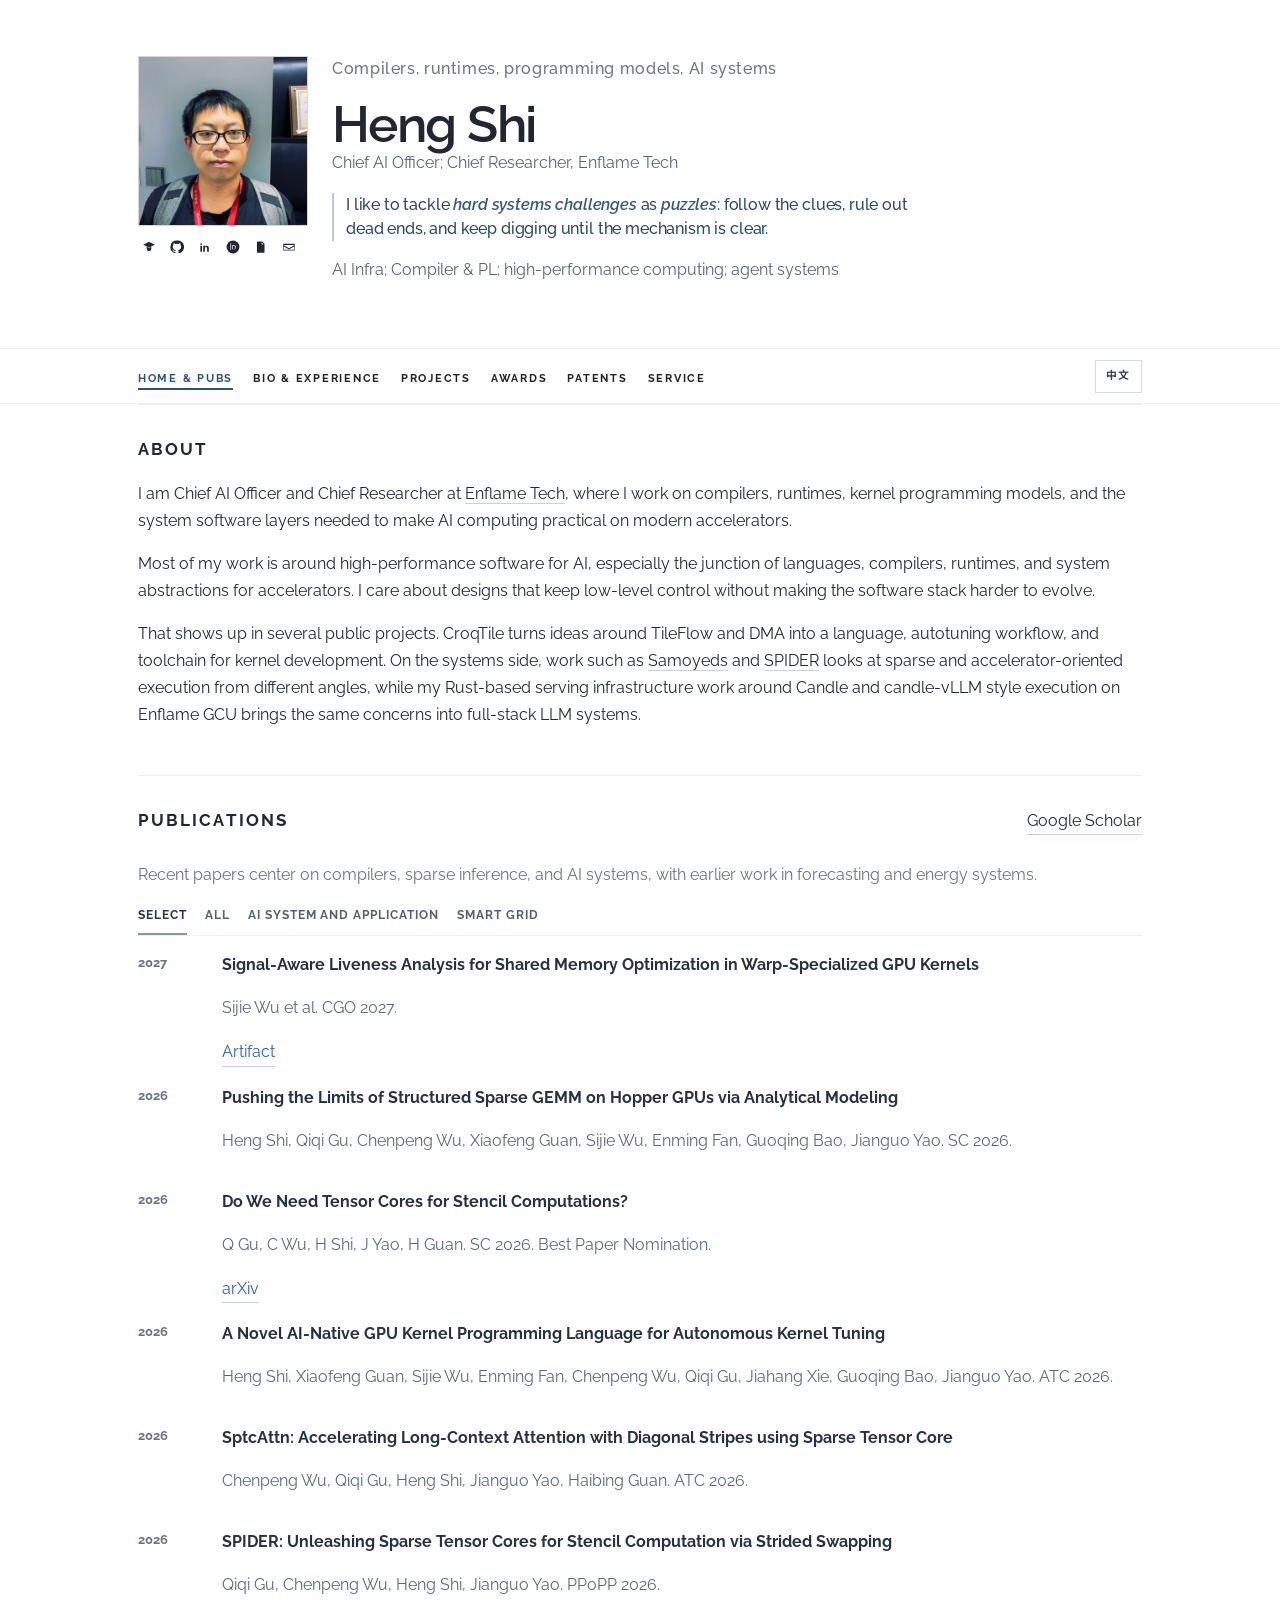
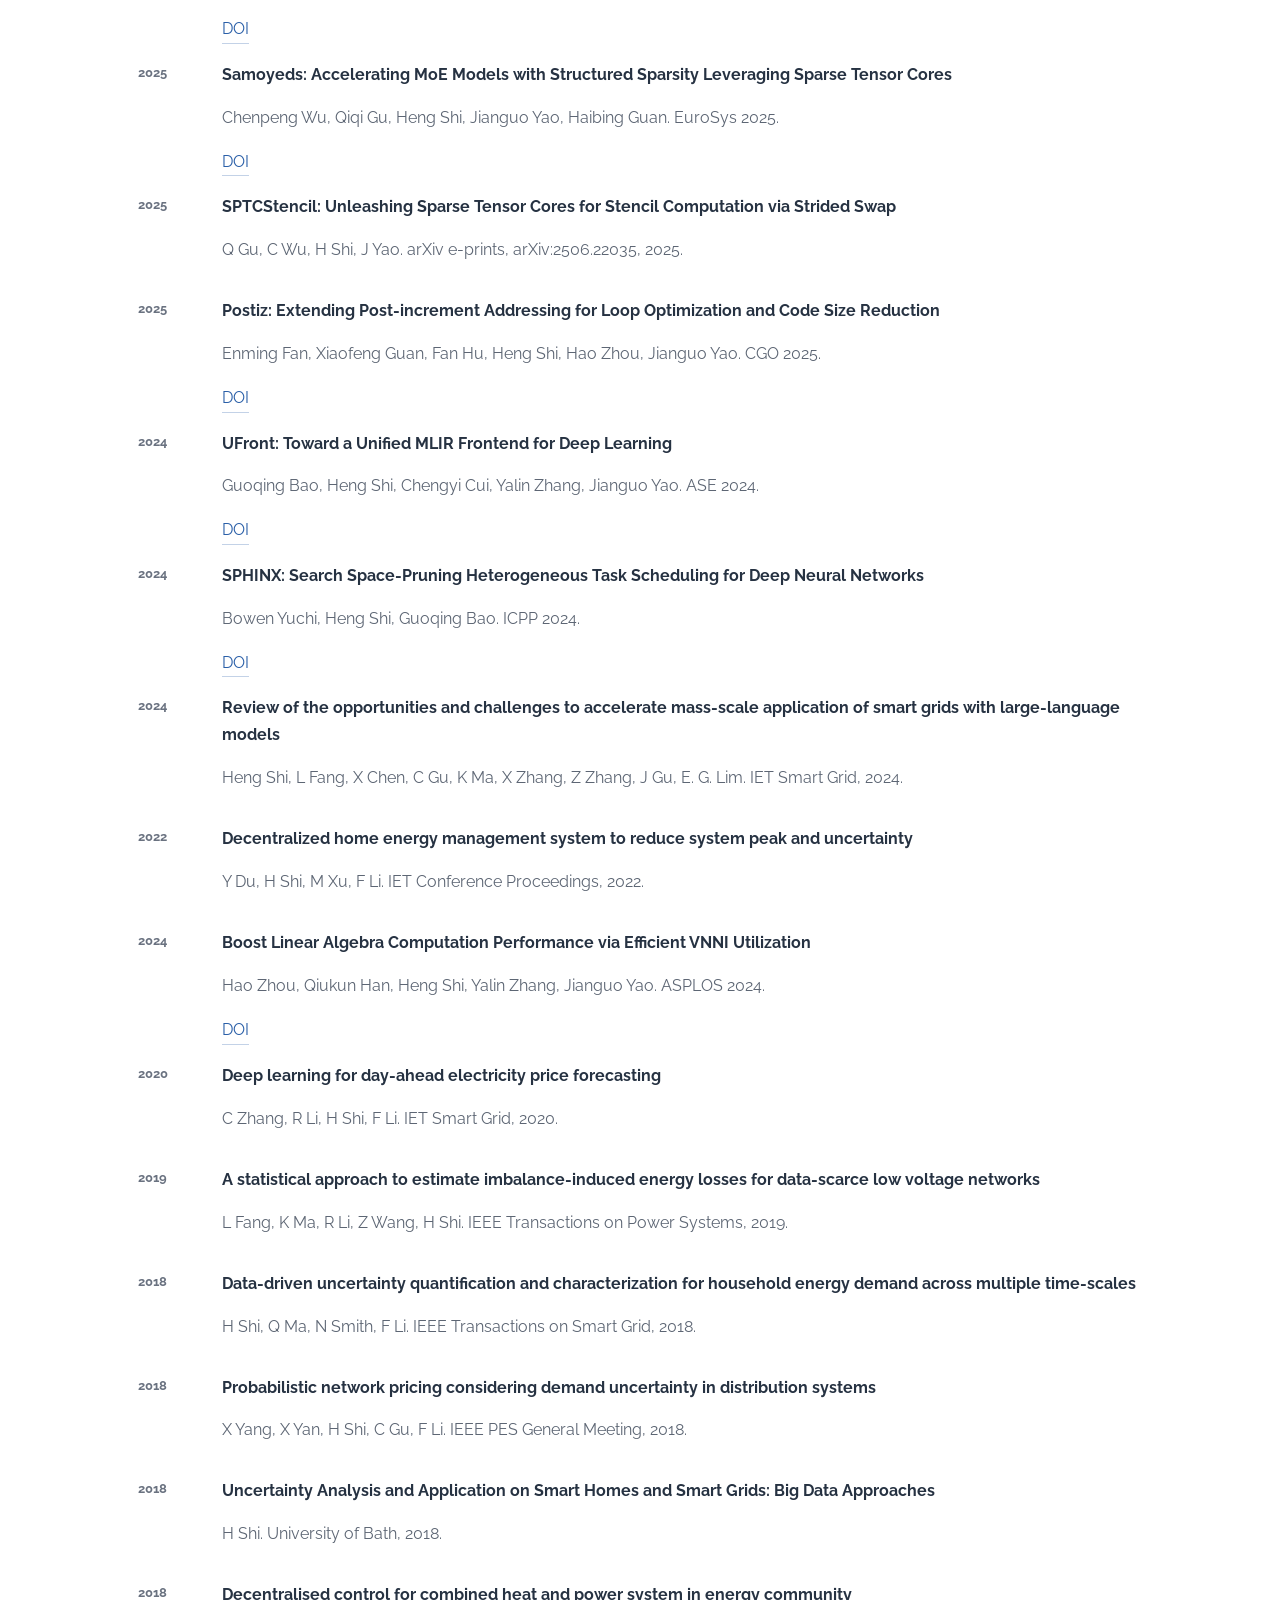
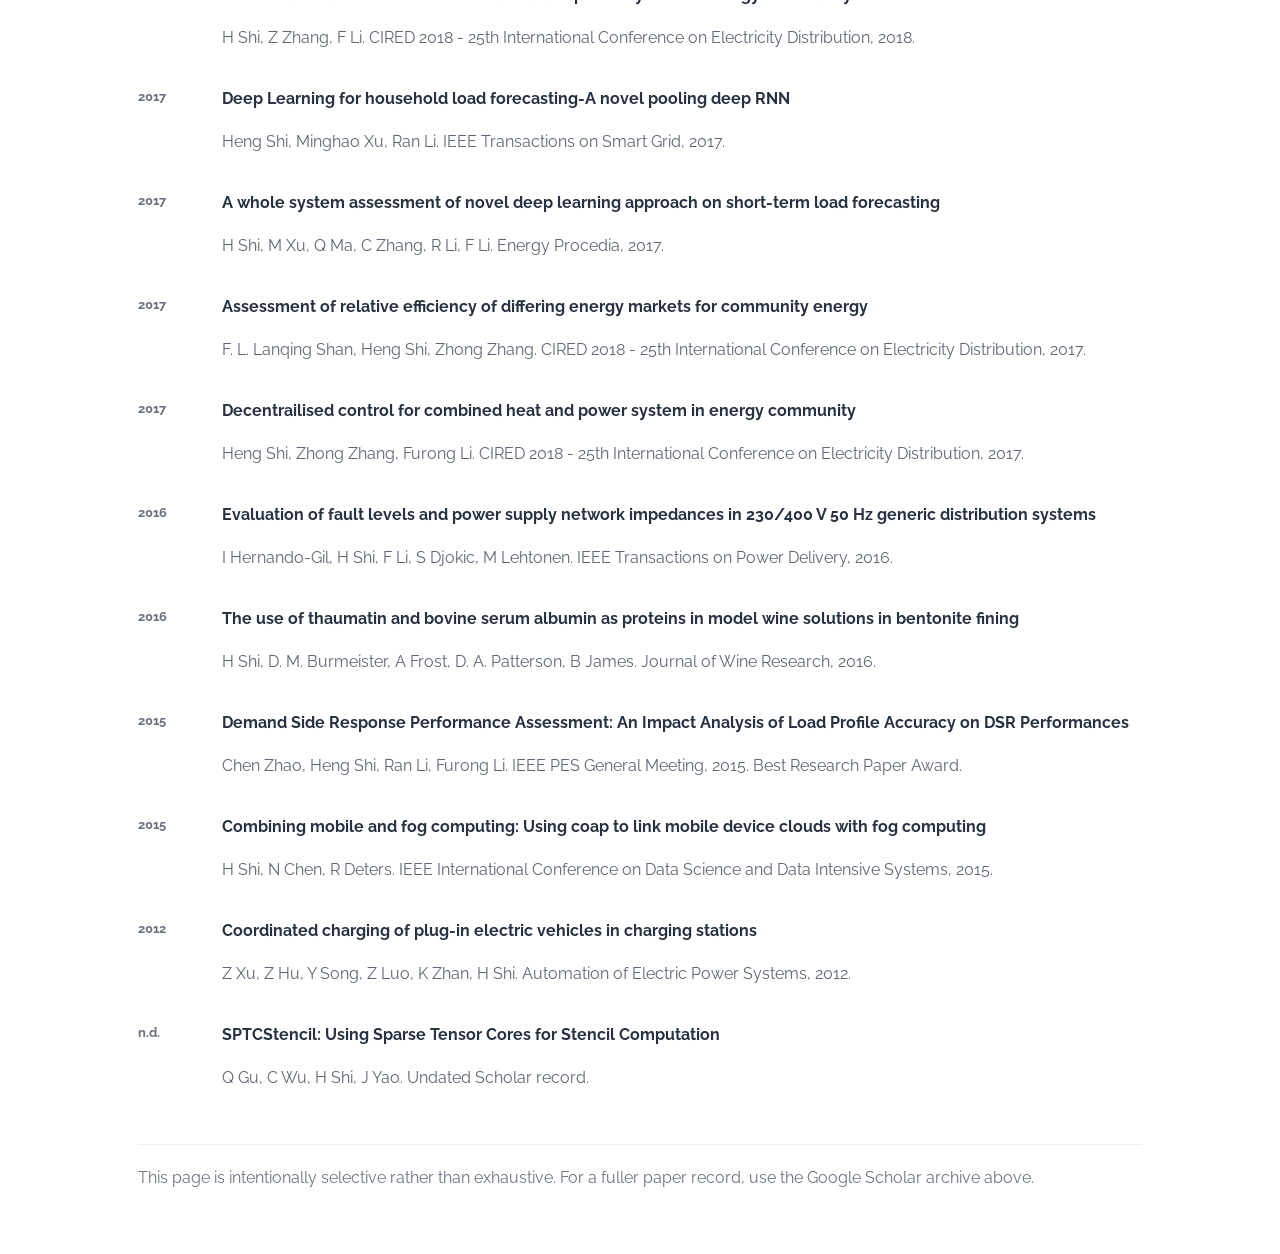
<file: index.html>
<!DOCTYPE html>
<html lang="en">
  <head>
    <meta charset="UTF-8" />
    <meta name="viewport" content="width=device-width, initial-scale=1.0" />
    <title data-en="Heng Shi | Academic Homepage" data-zh="石恒 | 学术主页">Heng Shi | Academic Homepage</title>
    <meta
      name="description"
      content="Academic homepage of Heng Shi, focused on compilers, runtimes, programming models, sparse inference, and AI systems."
    />
    <link rel="preconnect" href="https://fonts.googleapis.com" />
    <link rel="preconnect" href="https://fonts.gstatic.com" crossorigin />
    <link
      href="https://fonts.googleapis.com/css2?family=Raleway:wght@300;400;500;600;700&family=Noto+Sans+SC:wght@400;500;700&display=swap"
      rel="stylesheet"
    />
    <link rel="icon" type="image/svg+xml" href="./favicon.svg" />
    <link rel="stylesheet" href="./styles.css?v=20261104b" />
  </head>
  <body class="academic-body" data-theme="light" data-language="en">
    <main>
      <div class="academic-shell">
        <section class="site-header">
          <div class="site-header-grid">
            <div class="profile-column">
              <figure class="profile-frame">
                <img
                  class="profile-photo"
                  src="./assets/profile/heng-shi-portrait.jpg?v=20260511b"
                  alt="Portrait of Heng Shi"
                  data-en-alt="Portrait of Heng Shi"
                  data-zh-alt="石恒照片"
                  data-fallback-src="./assets/profile/heng-shi-placeholder.svg?v=20260511b"
                />
              </figure>
              <div class="profile-links" aria-label="Profile links">
                <a class="profile-icon-link" href="https://scholar.google.com/citations?user=THL_D54AAAAJ&hl=zh-CN" target="_blank" rel="noreferrer noopener" aria-label="Google Scholar" title="Google Scholar">
                  <svg viewBox="0 0 24 24" aria-hidden="true">
                    <path d="M12 3 2 8l10 5 10-5-10-5Zm-4 8.7V15c0 2.3 2.8 4 4 4s4-1.7 4-4v-3.3l-4 2-4-2Z" fill="currentColor" />
                  </svg>
                </a>
                <a class="profile-icon-link" href="https://github.com/codes1gn" target="_blank" rel="noreferrer noopener" aria-label="GitHub" title="GitHub">
                  <svg viewBox="0 0 24 24" aria-hidden="true">
                    <path d="M12 .8a11.2 11.2 0 0 0-3.54 21.83c.56.1.77-.24.77-.54v-1.9c-3.13.68-3.79-1.33-3.79-1.33-.5-1.27-1.24-1.61-1.24-1.61-1.01-.69.08-.68.08-.68 1.12.08 1.7 1.14 1.7 1.14.99 1.67 2.6 1.19 3.24.91.1-.71.39-1.19.7-1.46-2.5-.28-5.13-1.24-5.13-5.52 0-1.22.44-2.23 1.14-3.01-.11-.28-.49-1.42.11-2.95 0 0 .94-.3 3.08 1.15a10.7 10.7 0 0 1 5.6 0c2.14-1.45 3.08-1.15 3.08-1.15.6 1.53.22 2.67.11 2.95.71.78 1.14 1.79 1.14 3.01 0 4.29-2.64 5.24-5.16 5.51.4.35.76 1.03.76 2.09v3.1c0 .3.2.65.78.54A11.2 11.2 0 0 0 12 .8Z" fill="currentColor" />
                  </svg>
                </a>
                <a class="profile-icon-link" href="https://www.linkedin.com/in/heng-shi-467238128/" target="_blank" rel="noreferrer noopener" aria-label="LinkedIn" title="LinkedIn">
                  <svg viewBox="0 0 24 24" aria-hidden="true">
                    <path d="M5.5 8.5a1.5 1.5 0 1 0 0-3 1.5 1.5 0 0 0 0 3ZM4 10h3v10H4V10Zm5 0h2.9v1.4h.1c.4-.8 1.4-1.7 2.9-1.7 3.1 0 3.7 2 3.7 4.7V20h-3v-5c0-1.2 0-2.8-1.7-2.8s-2 1.3-2 2.7V20H9V10Z" fill="currentColor" />
                  </svg>
                </a>
                <a class="profile-icon-link profile-icon-link--orcid" href="https://orcid.org/0000-0002-1779-9221" target="_blank" rel="noreferrer noopener" aria-label="ORCID" title="ORCID">
                  <svg viewBox="0 0 24 24" aria-hidden="true">
                    <circle cx="12" cy="12" r="11" fill="currentColor" />
                    <path d="M7.6 7.2h1.2v9.5H7.6V7.2Zm.6-1.5a.8.8 0 1 1 0 1.6.8.8 0 0 1 0-1.6Zm2.4 3.3h3.3c2 0 3.1 1.4 3.1 3.4 0 2.1-1.2 3.5-3.2 3.5h-3.2V9Zm1.2 1.1v5.3h1.8c1.5 0 2.2-1 2.2-2.6 0-1.6-.7-2.7-2.2-2.7h-1.8Z" fill="#ffffff" />
                  </svg>
                </a>
                <a class="profile-icon-link" href="./assets/cv/heng-shi-cv-zh.pdf" target="_blank" rel="noreferrer noopener" aria-label="CV" title="CV">
                  <svg viewBox="0 0 24 24" aria-hidden="true">
                    <path d="M6 2.5h8l4 4V21a1 1 0 0 1-1 1H6a1 1 0 0 1-1-1v-17a1.5 1.5 0 0 1 1-1.5Zm7 1.7v3.3h3.3L13 4.2ZM8 11h8v1.4H8V11Zm0 3h8v1.4H8V14Zm0 3h5v1.4H8V17Z" fill="currentColor" />
                  </svg>
                </a>
                <a class="profile-icon-link" href="mailto:heng.shi@enflame-tech.com" aria-label="Email" title="Email">
                  <svg viewBox="0 0 24 24" aria-hidden="true">
                    <path d="M3 6.5h18a1 1 0 0 1 1 1v9A1.5 1.5 0 0 1 20.5 18h-17A1.5 1.5 0 0 1 2 16.5v-9a1 1 0 0 1 1-1Zm0 2v.4l9 5.1 9-5.1v-.4H3Zm18 2.7-8.5 4.8a1 1 0 0 1-1 0L3 11.2v5.3h18v-5.3Z" fill="currentColor" />
                  </svg>
                </a>
              </div>
            </div>

            <div class="intro-panel">
              <p class="intro-eyebrow">
                <span class="lang-en">Compilers, runtimes, programming models, AI systems</span>
                <span class="lang-zh" hidden>编译器、运行时、编程模型与 AI 系统</span>
              </p>
              <h1 class="site-title">
                <span class="lang-en">Heng Shi</span>
                <span class="lang-zh" hidden>石恒</span>
              </h1>
              <p class="intro-meta">
                <span class="lang-en">Chief AI Officer; Chief Researcher, Enflame Tech</span>
                <span class="lang-zh" hidden>燧原科技 首席AI官 / 首席研究员</span>
              </p>
              <p class="intro-summary intro-summary--slogan lang-en">
                I like to tackle <span class="intro-slogan-accent">hard systems challenges</span>
                as <span class="intro-slogan-accent">puzzles</span>: follow the clues,
                rule out dead ends, and keep digging until the mechanism is clear.
              </p>
              <p class="intro-summary intro-summary--slogan lang-zh" hidden>
                我喜欢把<span class="intro-slogan-accent">棘手的系统挑战</span>当作<span class="intro-slogan-accent">谜题</span>来解：沿着线索推进，排除走不通的路径，直到真正看清底层机制。
              </p>
              <p class="intro-meta">
                <span class="lang-en">AI Infra; Compiler &amp; PL; high-performance computing; agent systems</span>
                <span class="lang-zh" hidden>AI Infra；Compiler &amp; PL；高性能计算；Agent 系统</span>
              </p>
            </div>
          </div>
        </section>
      </div>

      <nav class="site-nav" aria-label="Primary">
        <div class="academic-shell academic-shell--nav">
          <ul class="site-nav-list">
            <li><a href="#home" data-view-link><span class="lang-en">Home &amp; Pubs</span><span class="lang-zh" hidden>首页与论文</span></a></li>
            <li><a href="#experience" data-view-link><span class="lang-en">Bio &amp; Experience</span><span class="lang-zh" hidden>自述与履历</span></a></li>
            <li><a href="#projects" data-view-link><span class="lang-en">Projects</span><span class="lang-zh" hidden>项目</span></a></li>
            <li><a href="#awards" data-view-link><span class="lang-en">Awards</span><span class="lang-zh" hidden>奖项</span></a></li>
            <li><a href="#patents" data-view-link><span class="lang-en">Patents</span><span class="lang-zh" hidden>专利</span></a></li>
            <li><a href="#service" data-view-link><span class="lang-en">Service</span><span class="lang-zh" hidden>服务</span></a></li>
            <li class="nav-utility">
              <button class="language-switch" type="button" data-language-toggle aria-pressed="false" aria-label="Switch language" title="Switch language">
                <span data-language-label>中文</span>
              </button>
            </li>
          </ul>
        </div>
      </nav>

      <div class="academic-shell">
        <section class="docs-section" id="about" data-view="home">
          <h4><span class="lang-en">About</span><span class="lang-zh" hidden>简介</span></h4>
          <p class="lang-en">
            I am Chief AI Officer and Chief Researcher at
            <a class="body-link" href="https://enflame-tech.com/" target="_blank" rel="noreferrer noopener">Enflame Tech</a>,
            where I work on compilers, runtimes, kernel programming models, and the system
            software layers needed to make AI computing practical on modern accelerators.
          </p>
          <p class="lang-zh" hidden>
            我目前在
            <a class="body-link" href="https://enflame-tech.com/" target="_blank" rel="noreferrer noopener">燧原科技</a>
            担任首席AI官 / 首席研究员，主要工作围绕编译器、运行时、计算内核编程模型，以及支撑现代 AI 加速器落地的系统软件层展开。
          </p>
          <p class="lang-en">
            Most of my work is around high-performance software for AI, especially the junction of
            languages, compilers, runtimes, and system abstractions for accelerators. I care about
            designs that keep low-level control without making the software stack harder to evolve.
          </p>
          <p class="lang-zh" hidden>
            我的工作大多围绕面向 AI 的高性能软件展开，尤其关心语言、编译器、运行时，以及面向加速器的系统抽象之间的交界面。我在意的是，怎样在保留底层控制力的同时，不把整套软件栈做得越来越难演进。
          </p>
          <p class="lang-en">
            That shows up in several public projects. CroqTile turns ideas around TileFlow and DMA into
            a language, autotuning workflow, and toolchain for kernel development. On the systems side,
            work such as
            <a class="body-link" href="https://github.com/LancerLab/Samoyeds" target="_blank" rel="noreferrer noopener">Samoyeds</a>
            and
            <a class="body-link" href="https://github.com/LancerLab/SPIDER" target="_blank" rel="noreferrer noopener">SPIDER</a>
            looks at sparse and accelerator-oriented execution from different angles, while my Rust-based
            serving infrastructure work around Candle and candle-vLLM style execution on Enflame GCU
            brings the same concerns into full-stack LLM systems.
          </p>
          <p class="lang-zh" hidden>
            这些想法也落在几类公开项目里。语言这一侧，CroqTile 把围绕 TileFlow 和 DMA 的想法落成了语言、自动调优流程和 kernel 开发工具链。系统这一侧，
            <a class="body-link" href="https://github.com/LancerLab/Samoyeds" target="_blank" rel="noreferrer noopener">Samoyeds</a>
            和
            <a class="body-link" href="https://github.com/LancerLab/SPIDER" target="_blank" rel="noreferrer noopener">SPIDER</a>
            分别从不同角度处理稀疏和面向加速器执行的问题；而围绕 Candle、candle-vLLM 风格执行与 Enflame GCU 的 Rust 推理基础设施，则把同样的关注点延伸到全栈大模型系统里。
          </p>
        </section>

        <section class="docs-section" id="bio" data-view="experience">
          <h4><span class="lang-en">Bio</span><span class="lang-zh" hidden>自述</span></h4>
          <p class="lang-en">
            Dr. Heng Shi received his Ph.D. from the University of Bath, after undergraduate study in
            computer science at Tsinghua University.
          </p>
          <p class="lang-zh" hidden>
            石恒于 2018 年毕业于英国巴斯大学电子与电气工程系并获得博士学位，2013 年获得清华大学计算机科学与技术系学士学位。
          </p>
          <p class="lang-en">
            He worked at Enflame as a Senior Algorithm Engineer and later as a Principal Architect from
            2018 to 2022, has served as Chief Researcher since 2022, and became Chief AI Officer in 2026,
            focusing on AI system stacks, performance optimization, and tooling design. He has published
            over 20 papers and received more than 1900 citations overall, with an H-index of 11 and work presented at venues
            including SC, ATC, EuroSys, PPoPP, CGO, and ASE. His recent public work includes the CroqTile language and toolchain,
            structured sparse GEMM and AI-native kernel tuning at SC 2026 and ATC 2026, Samoyeds at EuroSys 2025,
            SPIDER at PPoPP 2026, and related work on AI compilers, sparse
            acceleration, and systems for LLM serving. Earlier work spans forecasting and energy systems,
            while related community-facing efforts include MLCommons / MLPerf and AIIA.
          </p>
          <p class="lang-zh" hidden>
            石恒曾于 2018 年至 2022 年在燧原科技担任资深算法工程师、主任架构师，自 2022 年起担任首席研究员并组建 AI Infra 研究团队，2026 年起兼任公司首席AI官，主要围绕 AI 系统栈的性能优化与工具链设计展开工作。他已累计发表论文 20 余篇，总引用超过 1900 次，H-index 11，相关工作发表于多个人工智能与计算机系统方向的重要会议。近年的公开工作包括 CroqTile 语言与工具链、SC 2026 与 ATC 2026 上的结构化稀疏 GEMM 与 AI 原生 Kernel 调优、EuroSys 2025 的 Samoyeds、PPoPP 2026 的 SPIDER，以及围绕 AI 编译器、稀疏加速与大模型服务系统的相关研究；更早期的工作则覆盖预测与能源系统方向，同时也参与了 MLCommons / MLPerf 和 AIIA 的相关社区工作。
          </p>
        </section>

        <section class="docs-section" id="publications" data-view="home">
          <div class="section-row">
            <h4><span class="lang-en">Publications</span><span class="lang-zh" hidden>论文</span></h4>
            <a class="section-link" href="https://scholar.google.com/citations?user=THL_D54AAAAJ&hl=zh-CN" target="_blank" rel="noreferrer noopener">Google Scholar</a>
          </div>
          <p class="section-note lang-en">Recent papers center on compilers, sparse inference, and AI systems, with earlier work in forecasting and energy systems.</p>
          <p class="section-note lang-zh" hidden>近年的论文主要收束在编译基础设施、稀疏推理与 AI 系统，更早的工作则延伸到预测与能源系统。</p>
          <div class="publication-tabs" role="tablist" aria-label="Publication filters">
            <button class="publication-tab is-active" type="button" role="tab" aria-selected="true" data-publication-filter="selected">
              <span class="lang-en">select</span><span class="lang-zh" hidden>select</span>
            </button>
            <button class="publication-tab" type="button" role="tab" aria-selected="false" data-publication-filter="all">
              <span class="lang-en">ALL</span><span class="lang-zh" hidden>ALL</span>
            </button>
            <button class="publication-tab" type="button" role="tab" aria-selected="false" data-publication-filter="ai">
              <span class="lang-en">AI system and application</span><span class="lang-zh" hidden>AI system and application</span>
            </button>
            <button class="publication-tab" type="button" role="tab" aria-selected="false" data-publication-filter="smart-grid">
              <span class="lang-en">smart grid</span><span class="lang-zh" hidden>smart grid</span>
            </button>
          </div>
          <div class="publication-list">
            <article class="publication-item" data-publication-groups="selected all ai">
              <div class="publication-year">2027</div>
              <div class="publication-body">
                <p class="publication-title">Signal-Aware Liveness Analysis for Shared Memory Optimization in Warp-Specialized GPU Kernels</p>
                <p class="publication-meta">Sijie Wu et al. CGO 2027.</p>
                <div class="publication-links"><a href="https://doi.org/10.5281/zenodo.23254218" target="_blank" rel="noreferrer noopener">Artifact</a></div>
              </div>
            </article>
            <article class="publication-item" data-publication-groups="selected all ai">
              <div class="publication-year">2026</div>
              <div class="publication-body">
                <p class="publication-title">Pushing the Limits of Structured Sparse GEMM on Hopper GPUs via Analytical Modeling</p>
                <p class="publication-meta">Heng Shi, Qiqi Gu, Chenpeng Wu, Xiaofeng Guan, Sijie Wu, Enming Fan, Guoqing Bao, Jianguo Yao. SC 2026.</p>
              </div>
            </article>
            <article class="publication-item" data-publication-groups="selected all ai">
              <div class="publication-year">2026</div>
              <div class="publication-body">
                <p class="publication-title">Do We Need Tensor Cores for Stencil Computations?</p>
                <p class="publication-meta">Q Gu, C Wu, H Shi, J Yao, H Guan. SC 2026. Best Paper Nomination.</p>
                <div class="publication-links"><a href="https://arxiv.org/abs/2603.00477" target="_blank" rel="noreferrer noopener">arXiv</a></div>
              </div>
            </article>
            <article class="publication-item" data-publication-groups="selected all ai">
              <div class="publication-year">2026</div>
              <div class="publication-body">
                <p class="publication-title">A Novel AI-Native GPU Kernel Programming Language for Autonomous Kernel Tuning</p>
                <p class="publication-meta">Heng Shi, Xiaofeng Guan, Sijie Wu, Enming Fan, Chenpeng Wu, Qiqi Gu, Jiahang Xie, Guoqing Bao, Jianguo Yao. ATC 2026.</p>
              </div>
            </article>
            <article class="publication-item" data-publication-groups="selected all ai">
              <div class="publication-year">2026</div>
              <div class="publication-body">
                <p class="publication-title">SptcAttn: Accelerating Long-Context Attention with Diagonal Stripes using Sparse Tensor Core</p>
                <p class="publication-meta">Chenpeng Wu, Qiqi Gu, Heng Shi, Jianguo Yao, Haibing Guan. ATC 2026.</p>
              </div>
            </article>
            <article class="publication-item" data-publication-groups="selected all ai">
              <div class="publication-year">2026</div>
              <div class="publication-body">
                <p class="publication-title">SPIDER: Unleashing Sparse Tensor Cores for Stencil Computation via Strided Swapping</p>
                <p class="publication-meta">Qiqi Gu, Chenpeng Wu, Heng Shi, Jianguo Yao. PPoPP 2026.</p>
                <div class="publication-links"><a href="https://doi.org/10.1145/3774934.3786414" target="_blank" rel="noreferrer noopener">DOI</a></div>
              </div>
            </article>
            <article class="publication-item" data-publication-groups="selected all ai">
              <div class="publication-year">2025</div>
              <div class="publication-body">
                <p class="publication-title">Samoyeds: Accelerating MoE Models with Structured Sparsity Leveraging Sparse Tensor Cores</p>
                <p class="publication-meta">Chenpeng Wu, Qiqi Gu, Heng Shi, Jianguo Yao, Haibing Guan. EuroSys 2025.</p>
                <div class="publication-links"><a href="https://doi.org/10.1145/3689031.3717455" target="_blank" rel="noreferrer noopener">DOI</a></div>
              </div>
            </article>
            <article class="publication-item" data-publication-groups="all ai">
              <div class="publication-year">2025</div>
              <div class="publication-body">
                <p class="publication-title">SPTCStencil: Unleashing Sparse Tensor Cores for Stencil Computation via Strided Swap</p>
                <p class="publication-meta">Q Gu, C Wu, H Shi, J Yao. arXiv e-prints, arXiv:2506.22035, 2025.</p>
              </div>
            </article>
            <article class="publication-item" data-publication-groups="selected all ai">
              <div class="publication-year">2025</div>
              <div class="publication-body">
                <p class="publication-title">Postiz: Extending Post-increment Addressing for Loop Optimization and Code Size Reduction</p>
                <p class="publication-meta">Enming Fan, Xiaofeng Guan, Fan Hu, Heng Shi, Hao Zhou, Jianguo Yao. CGO 2025.</p>
                <div class="publication-links"><a href="https://doi.org/10.1145/3696443.3708935" target="_blank" rel="noreferrer noopener">DOI</a></div>
              </div>
            </article>
            <article class="publication-item" data-publication-groups="selected all ai">
              <div class="publication-year">2024</div>
              <div class="publication-body">
                <p class="publication-title">UFront: Toward a Unified MLIR Frontend for Deep Learning</p>
                <p class="publication-meta">Guoqing Bao, Heng Shi, Chengyi Cui, Yalin Zhang, Jianguo Yao. ASE 2024.</p>
                <div class="publication-links"><a href="https://doi.org/10.1145/3691620.3695002" target="_blank" rel="noreferrer noopener">DOI</a></div>
              </div>
            </article>
            <article class="publication-item" data-publication-groups="all ai">
              <div class="publication-year">2024</div>
              <div class="publication-body">
                <p class="publication-title">SPHINX: Search Space-Pruning Heterogeneous Task Scheduling for Deep Neural Networks</p>
                <p class="publication-meta">Bowen Yuchi, Heng Shi, Guoqing Bao. ICPP 2024.</p>
                <div class="publication-links"><a href="https://doi.org/10.1145/3673038.3673155" target="_blank" rel="noreferrer noopener">DOI</a></div>
              </div>
            </article>
            <article class="publication-item" data-publication-groups="all smart-grid">
              <div class="publication-year">2024</div>
              <div class="publication-body">
                <p class="publication-title">Review of the opportunities and challenges to accelerate mass-scale application of smart grids with large-language models</p>
                <p class="publication-meta">Heng Shi, L Fang, X Chen, C Gu, K Ma, X Zhang, Z Zhang, J Gu, E. G. Lim. IET Smart Grid, 2024.</p>
              </div>
            </article>
            <article class="publication-item" data-publication-groups="all smart-grid">
              <div class="publication-year">2022</div>
              <div class="publication-body">
                <p class="publication-title">Decentralized home energy management system to reduce system peak and uncertainty</p>
                <p class="publication-meta">Y Du, H Shi, M Xu, F Li. IET Conference Proceedings, 2022.</p>
              </div>
            </article>
            <article class="publication-item" data-publication-groups="all ai">
              <div class="publication-year">2024</div>
              <div class="publication-body">
                <p class="publication-title">Boost Linear Algebra Computation Performance via Efficient VNNI Utilization</p>
                <p class="publication-meta">Hao Zhou, Qiukun Han, Heng Shi, Yalin Zhang, Jianguo Yao. ASPLOS 2024.</p>
                <div class="publication-links"><a href="https://doi.org/10.1145/3620666.3651333" target="_blank" rel="noreferrer noopener">DOI</a></div>
              </div>
            </article>
            <article class="publication-item" data-publication-groups="all smart-grid">
              <div class="publication-year">2020</div>
              <div class="publication-body">
                <p class="publication-title">Deep learning for day-ahead electricity price forecasting</p>
                <p class="publication-meta">C Zhang, R Li, H Shi, F Li. IET Smart Grid, 2020.</p>
              </div>
            </article>
            <article class="publication-item" data-publication-groups="all smart-grid">
              <div class="publication-year">2019</div>
              <div class="publication-body">
                <p class="publication-title">A statistical approach to estimate imbalance-induced energy losses for data-scarce low voltage networks</p>
                <p class="publication-meta">L Fang, K Ma, R Li, Z Wang, H Shi. IEEE Transactions on Power Systems, 2019.</p>
              </div>
            </article>
            <article class="publication-item" data-publication-groups="all smart-grid">
              <div class="publication-year">2018</div>
              <div class="publication-body">
                <p class="publication-title">Data-driven uncertainty quantification and characterization for household energy demand across multiple time-scales</p>
                <p class="publication-meta">H Shi, Q Ma, N Smith, F Li. IEEE Transactions on Smart Grid, 2018.</p>
              </div>
            </article>
            <article class="publication-item" data-publication-groups="all smart-grid">
              <div class="publication-year">2018</div>
              <div class="publication-body">
                <p class="publication-title">Probabilistic network pricing considering demand uncertainty in distribution systems</p>
                <p class="publication-meta">X Yang, X Yan, H Shi, C Gu, F Li. IEEE PES General Meeting, 2018.</p>
              </div>
            </article>
            <article class="publication-item" data-publication-groups="all smart-grid">
              <div class="publication-year">2018</div>
              <div class="publication-body">
                <p class="publication-title">Uncertainty Analysis and Application on Smart Homes and Smart Grids: Big Data Approaches</p>
                <p class="publication-meta">H Shi. University of Bath, 2018.</p>
              </div>
            </article>
            <article class="publication-item" data-publication-groups="all smart-grid">
              <div class="publication-year">2018</div>
              <div class="publication-body">
                <p class="publication-title">Decentralised control for combined heat and power system in energy community</p>
                <p class="publication-meta">H Shi, Z Zhang, F Li. CIRED 2018 - 25th International Conference on Electricity Distribution, 2018.</p>
              </div>
            </article>
            <article class="publication-item" data-publication-groups="all smart-grid">
              <div class="publication-year">2017</div>
              <div class="publication-body">
                <p class="publication-title">Deep Learning for household load forecasting-A novel pooling deep RNN</p>
                <p class="publication-meta">Heng Shi, Minghao Xu, Ran Li. IEEE Transactions on Smart Grid, 2017.</p>
              </div>
            </article>
            <article class="publication-item" data-publication-groups="all smart-grid">
              <div class="publication-year">2017</div>
              <div class="publication-body">
                <p class="publication-title">A whole system assessment of novel deep learning approach on short-term load forecasting</p>
                <p class="publication-meta">H Shi, M Xu, Q Ma, C Zhang, R Li, F Li. Energy Procedia, 2017.</p>
              </div>
            </article>
            <article class="publication-item" data-publication-groups="all smart-grid">
              <div class="publication-year">2017</div>
              <div class="publication-body">
                <p class="publication-title">Assessment of relative efficiency of differing energy markets for community energy</p>
                <p class="publication-meta">F. L. Lanqing Shan, Heng Shi, Zhong Zhang. CIRED 2018 - 25th International Conference on Electricity Distribution, 2017.</p>
              </div>
            </article>
            <article class="publication-item" data-publication-groups="all smart-grid">
              <div class="publication-year">2017</div>
              <div class="publication-body">
                <p class="publication-title">Decentrailised control for combined heat and power system in energy community</p>
                <p class="publication-meta">Heng Shi, Zhong Zhang, Furong Li. CIRED 2018 - 25th International Conference on Electricity Distribution, 2017.</p>
              </div>
            </article>
            <article class="publication-item" data-publication-groups="all smart-grid">
              <div class="publication-year">2016</div>
              <div class="publication-body">
                <p class="publication-title">Evaluation of fault levels and power supply network impedances in 230/400 V 50 Hz generic distribution systems</p>
                <p class="publication-meta">I Hernando-Gil, H Shi, F Li, S Djokic, M Lehtonen. IEEE Transactions on Power Delivery, 2016.</p>
              </div>
            </article>
            <article class="publication-item" data-publication-groups="all">
              <div class="publication-year">2016</div>
              <div class="publication-body">
                <p class="publication-title">The use of thaumatin and bovine serum albumin as proteins in model wine solutions in bentonite fining</p>
                <p class="publication-meta">H Shi, D. M. Burmeister, A Frost, D. A. Patterson, B James. Journal of Wine Research, 2016.</p>
              </div>
            </article>
            <article class="publication-item" data-publication-groups="all smart-grid">
              <div class="publication-year">2015</div>
              <div class="publication-body">
                <p class="publication-title">Demand Side Response Performance Assessment: An Impact Analysis of Load Profile Accuracy on DSR Performances</p>
                <p class="publication-meta">Chen Zhao, Heng Shi, Ran Li, Furong Li. IEEE PES General Meeting, 2015. Best Research Paper Award.</p>
              </div>
            </article>
            <article class="publication-item" data-publication-groups="all">
              <div class="publication-year">2015</div>
              <div class="publication-body">
                <p class="publication-title">Combining mobile and fog computing: Using coap to link mobile device clouds with fog computing</p>
                <p class="publication-meta">H Shi, N Chen, R Deters. IEEE International Conference on Data Science and Data Intensive Systems, 2015.</p>
              </div>
            </article>
            <article class="publication-item" data-publication-groups="all smart-grid">
              <div class="publication-year">2012</div>
              <div class="publication-body">
                <p class="publication-title">Coordinated charging of plug-in electric vehicles in charging stations</p>
                <p class="publication-meta">Z Xu, Z Hu, Y Song, Z Luo, K Zhan, H Shi. Automation of Electric Power Systems, 2012.</p>
              </div>
            </article>
            <article class="publication-item" data-publication-groups="all ai">
              <div class="publication-year">n.d.</div>
              <div class="publication-body">
                <p class="publication-title">SPTCStencil: Using Sparse Tensor Cores for Stencil Computation</p>
                <p class="publication-meta">Q Gu, C Wu, H Shi, J Yao. Undated Scholar record.</p>
              </div>
            </article>
          </div>
        </section>

        <section class="docs-section" id="projects" data-view="projects">
          <div class="section-row">
            <h4><span class="lang-en">Projects</span><span class="lang-zh" hidden>项目</span></h4>
            <p class="section-note lang-en">Selected systems and research artifacts from recent years.</p>
            <p class="section-note lang-zh" hidden>近年的代表性系统与研究工件。</p>
          </div>
          <div class="projects-grid">
            <article class="project-card">
              <div class="project-figure">
                <img
                  src="./assets/projects/piano-workflow.svg"
                  alt="Piano workflow graph from YAML to agent stages and run artifacts"
                  data-en-alt="Piano workflow graph from YAML to agent stages and run artifacts"
                  data-zh-alt="Piano 从 YAML 到 Agent 阶段与运行工件的工作流图"
                />
              </div>
              <div class="project-caption">
                <h5>Piano</h5>
                <p class="lang-en">
                  A programmable AI agent workflow orchestrator: a YAML DSL for composing agents, tools, approvals, loops, and parallel branches, with inspectable, resumable, and evaluable runs across multiple harnesses.
                </p>
                <p class="lang-zh" hidden>
                  可编程的 AI Agent 工作流编排器：用 YAML DSL 组合 Agent、工具、审批、循环与并行分支，支持多种 harness，并让每次运行都可检查、可恢复、可评估。
                </p>
              </div>
            </article>

            <article class="project-card">
              <a class="project-figure" href="https://lancerlab.github.io/croqtile-website/en/" target="_blank" rel="noreferrer noopener">
                <img
                  src="./assets/projects/croqtile-code-example.svg"
                  alt="CroqTile sparse GEMM kernel code example"
                  data-en-alt="CroqTile sparse GEMM kernel code example"
                  data-zh-alt="CroqTile 稀疏 GEMM 内核代码示例"
                />
              </a>
              <div class="project-caption">
                <h5>CroqTile</h5>
                <p class="lang-en">
                  A next-gen programming language for AI kernels and accelerators, built around TileFlow and DMA-oriented abstractions while reporting about 5x productivity on public cases.
                </p>
                <p class="lang-zh" hidden>
                  面向 AI 计算内核与异构加速器的新一代编程语言，围绕 TileFlow 与 DMA 抽象展开；在公开案例中，开发效率约提升 5 倍。
                </p>
                <div class="project-links">
                  <a href="https://lancerlab.github.io/croqtile-website/en/" target="_blank" rel="noreferrer noopener">Website</a>
                  <a href="https://github.com/LancerLab/croqtile" target="_blank" rel="noreferrer noopener">Code</a>
                  <a href="https://github.com/LancerLab/croqtile-tuner" target="_blank" rel="noreferrer noopener">Tuner</a>
                </div>
              </div>
            </article>

            <article class="project-card">
              <a class="project-figure" href="https://arxiv.org/abs/2503.10725" target="_blank" rel="noreferrer noopener">
                <img
                  src="./assets/projects/samoyeds-paper-figure.png"
                  alt="Samoyeds paper figure"
                  data-en-alt="Samoyeds paper figure"
                  data-zh-alt="Samoyeds 论文图"
                />
              </a>
              <div class="project-caption">
                <h5>Samoyeds</h5>
                <p class="lang-en">
                  A EuroSys'25 system for MoE acceleration that applies structured sparsity to both activations and parameters on Sparse Tensor Cores.
                </p>
                <p class="lang-zh" hidden>
                  EuroSys 2025 的 MoE 加速系统，同时在激活和参数两侧应用结构化稀疏，并利用 Sparse Tensor Core 提升推理效率。
                </p>
                <div class="project-links">
                  <a href="https://github.com/LancerLab/Samoyeds" target="_blank" rel="noreferrer noopener">Code</a>
                  <a href="https://arxiv.org/abs/2503.10725" target="_blank" rel="noreferrer noopener">arXiv</a>
                </div>
              </div>
            </article>

            <article class="project-card">
              <a class="project-figure" href="https://arxiv.org/abs/2506.22035" target="_blank" rel="noreferrer noopener">
                <img
                  src="./assets/projects/spider-paper-figure.png"
                  alt="SPIDER paper figure"
                  data-en-alt="SPIDER paper figure"
                  data-zh-alt="SPIDER 论文图"
                />
              </a>
              <div class="project-caption">
                <h5>SPIDER</h5>
                <p class="lang-en">
                  A PPoPP'26 system that turns stencil computation into sparse matrix multiplication through strided swapping on Sparse Tensor Cores.
                </p>
                <p class="lang-zh" hidden>
                  PPoPP 2026 的系统工作，通过 strided swapping 将 stencil computation 转写为稀疏矩阵乘，并释放 Sparse Tensor Core 的性能潜力。
                </p>
                <div class="project-links">
                  <a href="https://github.com/LancerLab/SPIDER" target="_blank" rel="noreferrer noopener">Code</a>
                  <a href="https://arxiv.org/abs/2506.22035" target="_blank" rel="noreferrer noopener">arXiv</a>
                </div>
              </div>
            </article>

            <article class="project-card">
              <a class="project-figure" href="https://github.com/EnflameTechnology/candle-vllm-gcu" target="_blank" rel="noreferrer noopener">
                <img
                  src="./assets/projects/ufront-architecture.svg"
                  alt="UFront unified MLIR frontend architecture"
                  data-en-alt="UFront unified MLIR frontend architecture"
                  data-zh-alt="UFront 统一 MLIR 前端架构图"
                />
              </a>
              <div class="project-caption">
                <h5>Rust LLM Serving Stack on GCU</h5>
                <p class="lang-en">
                  A Rust-based serving stack around Candle and candle-vLLM on Enflame GCU, covering fused ops, quantization, multi-GCU inference, GGUF support, and memory-system work.
                </p>
                <p class="lang-zh" hidden>
                  围绕 Candle 与 candle-vLLM 在 Enflame GCU 上构建的一整套 Rust 推理栈，涵盖融合算子、量化、多卡推理、GGUF 支持与内存系统优化。
                </p>
                <div class="project-links">
                  <a href="https://github.com/EnflameTechnology/candle-gcu" target="_blank" rel="noreferrer noopener">candle-gcu</a>
                  <a href="https://github.com/EnflameTechnology/candle-vllm-gcu" target="_blank" rel="noreferrer noopener">candle-vllm-gcu</a>
                  <a href="https://github.com/EricLBuehler/mistral.rs" target="_blank" rel="noreferrer noopener">mistral.rs</a>
                </div>
              </div>
            </article>
          </div>
        </section>

        <section class="docs-section docs-section--vitae" id="vitae" data-view="experience">
          <div class="section-row">
            <h4><span class="lang-en">Vitae</span><span class="lang-zh" hidden>履历</span></h4>
            <p class="section-note lang-en">Selected positions and education.</p>
            <p class="section-note lang-zh" hidden>主要工作经历与教育背景。</p>
          </div>
          <ul class="vitae-timeline">
            <li class="vitae-item">
              <div class="vitae-card">
                <div class="vitae-head">
                  <span class="vitae-place">Enflame Tech</span>
                  <span class="vitae-time">2026.08 - present</span>
                </div>
                <p class="vitae-role">Chief AI Officer</p>
                <p class="lang-en">
                  Company-level role: owns the AI technology strategy and AI-native R&amp;D system, and initiated the Piano agent workflow platform.
                </p>
                <p class="lang-zh" hidden>
                  公司级职务：统筹公司 AI 技术战略与 AI 原生研发体系，发起并主导 AI Agent 工作流平台 Piano。
                </p>
              </div>
            </li>
            <li class="vitae-item">
              <div class="vitae-card">
                <div class="vitae-head">
                  <span class="vitae-place">Enflame Tech</span>
                  <span class="vitae-time">2022.12 - present</span>
                </div>
                <p class="vitae-role">Chief Researcher</p>
                <p class="lang-en">
                  Leads the 10-member AI Infra research team in the Research Academy; owns the research roadmaps and the path from research to production.
                </p>
                <p class="lang-zh" hidden>
                  在燧原研究院带领 10 人 AI Infra 研究团队，负责全部研究路线与落地转化的路线规划。
                </p>
              </div>
            </li>
            <li class="vitae-item">
              <div class="vitae-card">
                <div class="vitae-head">
                  <span class="vitae-place">Shanghai Jiao Tong University</span>
                  <span class="vitae-time">2024.02 - 2026.09</span>
                </div>
                <p class="vitae-role">Postdoctoral Researcher</p>
                <p class="lang-en">
                  Scalable Computing and Systems Lab: research on a next-generation general-purpose high-performance computing programming language for domestic accelerators.
                </p>
                <p class="lang-zh" hidden>
                  可扩展计算与系统实验室：负责面向国产芯片的下一代通用高性能计算编程语言项目研究。
                </p>
              </div>
            </li>
            <li class="vitae-item">
              <div class="vitae-card">
                <div class="vitae-head">
                  <span class="vitae-place">Enflame Tech</span>
                  <span class="vitae-time">2021.03 - 2022.12</span>
                </div>
                <p class="vitae-role">Principal Architect</p>
                <p class="lang-en">
                  Led software architecture and technical planning across AI frameworks and system software, while also supporting technical evaluation and team building.
                </p>
                <p class="lang-zh" hidden>
                  负责 AI 框架与系统软件的架构设计和技术规划，也参与团队建设与技术评估。
                </p>
              </div>
            </li>
            <li class="vitae-item">
              <div class="vitae-card">
                <div class="vitae-head">
                  <span class="vitae-place">Enflame Tech</span>
                  <span class="vitae-time">2020.02 - 2021.03</span>
                </div>
                <p class="vitae-role">Senior Algorithm Research Engineer</p>
                <p class="lang-en">
                  Worked on early-stage research across auto-parallelism, MLIR-related compiler work, benchmarking, and heterogeneous AI software systems.
                </p>
                <p class="lang-zh" hidden>
                  参与自动并行、MLIR 编译基础设施、基准评测与异构 AI 软件系统等方向的前期研究。
                </p>
              </div>
            </li>
            <li class="vitae-item">
              <div class="vitae-card">
                <div class="vitae-head">
                  <span class="vitae-place">University of Bath</span>
                  <span class="vitae-time">2014.10 - 2018.07</span>
                </div>
                <p class="vitae-role">Ph.D.</p>
                <p class="lang-en">
                  Doctoral work on smart grids, load forecasting, and energy systems at the University of Bath.
                </p>
                <p class="lang-zh" hidden>
                  在巴斯大学攻读博士学位，研究围绕智能电网、负荷预测与能源系统展开。
                </p>
              </div>
            </li>
            <li class="vitae-item">
              <div class="vitae-card">
                <div class="vitae-head">
                  <span class="vitae-place">Tsinghua University</span>
                  <span class="vitae-time">2009.08 - 2013.06</span>
                </div>
                <p class="vitae-role">B.Sc.</p>
                <p class="lang-en">
                  Undergraduate study in computer science, with early work touching nonlinear optimization and AGV swarm scheduling.
                </p>
                <p class="lang-zh" hidden>
                  本科阶段在清华大学学习，早期工作涉及非线性优化与 AGV 集群调度。
                </p>
              </div>
            </li>
          </ul>
        </section>

        <section class="docs-section" id="awards" data-view="awards">
          <div class="section-row">
            <h4><span class="lang-en">Awards</span><span class="lang-zh" hidden>奖项</span></h4>
            <p class="section-note lang-en">13 awards and recognitions.</p>
            <p class="section-note lang-zh" hidden>13 项奖项与认可。</p>
          </div>
          <ul class="vitae-timeline">
            <li class="vitae-item">
              <div class="vitae-card">
                <div class="vitae-head">
                  <span class="vitae-place lang-en">Dongfang Yingcai Talent Program (Shanghai)</span>
                  <span class="vitae-place lang-zh" hidden>上海市东方英才人才计划</span>
                  <span class="vitae-time">2026</span>
                </div>
              </div>
            </li>
            <li class="vitae-item">
              <div class="vitae-card">
                <div class="vitae-head">
                  <span class="vitae-place lang-en">O-DATAMAP research-impact recognition</span>
                  <span class="vitae-place lang-zh" hidden>O-DATAMAP 研究影响力推荐</span>
                  <span class="vitae-time">recent</span>
                </div>
              </div>
            </li>
            <li class="vitae-item">
              <div class="vitae-card">
                <div class="vitae-head">
                  <span class="vitae-place lang-en">Wiley Top Cited Article 2025, IET Smart Grid</span>
                  <span class="vitae-place lang-zh" hidden>Wiley Top Cited Article 2025，IET Smart Grid</span>
                  <span class="vitae-time">2025</span>
                </div>
              </div>
            </li>
            <li class="vitae-item">
              <div class="vitae-card">
                <div class="vitae-head">
                  <span class="vitae-place lang-en">Shanghai Rising Star of Science and Technology</span>
                  <span class="vitae-place lang-zh" hidden>上海市启明星科技创新人才</span>
                  <span class="vitae-time">2022</span>
                </div>
              </div>
            </li>
            <li class="vitae-item">
              <div class="vitae-card">
                <div class="vitae-head">
                  <span class="vitae-place lang-en">Enflame COO Award: Auto Model Parallelism</span>
                  <span class="vitae-place lang-zh" hidden>燧原科技 COO Award：自动模型并行</span>
                  <span class="vitae-time">2020.12</span>
                </div>
              </div>
            </li>
            <li class="vitae-item">
              <div class="vitae-card">
                <div class="vitae-head">
                  <span class="vitae-place lang-en">Enflame Value Creation Award: Structured Sparsity</span>
                  <span class="vitae-place lang-zh" hidden>燧原科技价值创造 Award：结构化稀疏</span>
                  <span class="vitae-time">2020.09</span>
                </div>
              </div>
            </li>
            <li class="vitae-item">
              <div class="vitae-card">
                <div class="vitae-head">
                  <span class="vitae-place lang-en">Enflame Responsibility Award: Chip Correctness Fix</span>
                  <span class="vitae-place lang-zh" hidden>燧原科技勇担职责 Award：最后批次芯片计算正确性修复</span>
                  <span class="vitae-time">2020.09</span>
                </div>
              </div>
            </li>
            <li class="vitae-item">
              <div class="vitae-card">
                <div class="vitae-head">
                  <span class="vitae-place lang-en">Enflame COO Award: Large-scale RL Convergence</span>
                  <span class="vitae-place lang-zh" hidden>燧原科技 COO Award：大规模强化学习模型收敛</span>
                  <span class="vitae-time">2019.12</span>
                </div>
              </div>
            </li>
            <li class="vitae-item">
              <div class="vitae-card">
                <div class="vitae-head">
                  <span class="vitae-place lang-en">GEFCOM2017 Global Energy Forecasting Competition, TOP20</span>
                  <span class="vitae-place lang-zh" hidden>GEFCOM2017 全球能源预测竞赛 TOP 20</span>
                  <span class="vitae-time">2017.05</span>
                </div>
              </div>
            </li>
            <li class="vitae-item">
              <div class="vitae-card">
                <div class="vitae-head">
                  <span class="vitae-place lang-en">UK Solar &amp; Clean Energy Award, Best Project - SoLa Bristol</span>
                  <span class="vitae-place lang-zh" hidden>英国太阳能与清洁能源奖，最佳项目大奖 - SoLa Bristol</span>
                  <span class="vitae-time">2016</span>
                </div>
              </div>
            </li>
            <li class="vitae-item">
              <div class="vitae-card">
                <div class="vitae-head">
                  <span class="vitae-place lang-en">IEEE PES General Meeting Best Paper Award</span>
                  <span class="vitae-place lang-zh" hidden>IEEE PES 智能电网通用会议最佳论文奖</span>
                  <span class="vitae-time">2015.07</span>
                </div>
              </div>
            </li>
            <li class="vitae-item">
              <div class="vitae-card">
                <div class="vitae-head">
                  <span class="vitae-place lang-en">National College Physics Competition, First Prize</span>
                  <span class="vitae-place lang-zh" hidden>大学生物理竞赛全国一等奖</span>
                  <span class="vitae-time">2010.10</span>
                </div>
              </div>
            </li>
            <li class="vitae-item">
              <div class="vitae-card">
                <div class="vitae-head">
                  <span class="vitae-place lang-en">National High School Physics Olympiad Final, First Prize TOP20</span>
                  <span class="vitae-place lang-zh" hidden>全国高中物理奥林匹克竞赛全国总决赛一等奖 TOP 20</span>
                  <span class="vitae-time">2008.11</span>
                </div>
              </div>
            </li>
          </ul>
        </section>

        <section class="docs-section" id="patents" data-view="patents">
          <div class="section-row">
            <h4><span class="lang-en">Patents</span><span class="lang-zh" hidden>专利</span></h4>
            <p class="section-note lang-en">14 granted invention patents (8 as first inventor); 12 pending.</p>
            <p class="section-note lang-zh" hidden>14 项授权发明专利（第一发明人 8 项）；另有 12 项在审。</p>
          </div>
          <ul class="vitae-timeline">
            <li class="vitae-item">
              <div class="vitae-card">
                <div class="vitae-head">
                  <span class="vitae-place">CN119806639A</span>
                </div>
                <p class="lang-en">Multiplication acceleration method, device, equipment, medium and product of double sparse matrix.</p>
                <p class="lang-zh" hidden>双稀疏矩阵的乘法加速方法、装置、设备、介质及产品。</p>
              </div>
            </li>
            <li class="vitae-item">
              <div class="vitae-card">
                <div class="vitae-head">
                  <span class="vitae-place">CN119808861A</span>
                </div>
                <p class="lang-en">Storage optimization method, device, equipment, medium and product for mixed expert model.</p>
                <p class="lang-zh" hidden>混合专家模型的存储优化方法、装置、设备、介质及产品。</p>
              </div>
            </li>
            <li class="vitae-item">
              <div class="vitae-card">
                <div class="vitae-head">
                  <span class="vitae-place">CN119830976A</span>
                </div>
                <p class="lang-en">Operator optimization method, device, equipment, medium and program for hybrid expert model.</p>
                <p class="lang-zh" hidden>混合专家模型的算子优化方法、装置、设备、介质及程序。</p>
              </div>
            </li>
            <li class="vitae-item">
              <div class="vitae-card">
                <div class="vitae-head">
                  <span class="vitae-place">CN119808860B</span>
                </div>
                <p class="lang-en">Optimization method, device, equipment, medium and program for mixed expert model.</p>
                <p class="lang-zh" hidden>混合专家模型的优化方法、装置、设备、介质及程序。</p>
              </div>
            </li>
            <li class="vitae-item">
              <div class="vitae-card">
                <div class="vitae-head">
                  <span class="vitae-place">CN119718484B</span>
                </div>
                <p class="lang-en">Cross-platform system of large model based on micro-operator.</p>
                <p class="lang-zh" hidden>一种基于微算子的大模型跨平台系统。</p>
              </div>
            </li>
            <li class="vitae-item">
              <div class="vitae-card">
                <div class="vitae-head">
                  <span class="vitae-place">CN118657187A</span>
                </div>
                <p class="lang-en">Global optimization method, device, equipment and medium for reversible deep learning models.</p>
                <p class="lang-zh" hidden>深度学习模型可逆化的全局优化方法、装置、设备及介质。</p>
              </div>
            </li>
            <li class="vitae-item">
              <div class="vitae-card">
                <div class="vitae-head">
                  <span class="vitae-place">CN118364890B</span>
                </div>
                <p class="lang-en">Automatic reversible synthesis method, device, equipment and medium for deep learning model.</p>
                <p class="lang-zh" hidden>深度学习模型的自动可逆化合成方法、装置、设备及介质。</p>
              </div>
            </li>
            <li class="vitae-item">
              <div class="vitae-card">
                <div class="vitae-head">
                  <span class="vitae-place">CN118363542A</span>
                </div>
                <p class="lang-en">Dynamic storage management method, device, equipment and medium at task runtime.</p>
                <p class="lang-zh" hidden>任务运行时的动态存储管理方法、装置、设备及介质。</p>
              </div>
            </li>
            <li class="vitae-item">
              <div class="vitae-card">
                <div class="vitae-head">
                  <span class="vitae-place">CN118364891B</span>
                </div>
                <p class="lang-en">Reversible structure identification method, device, equipment and medium in deep learning model.</p>
                <p class="lang-zh" hidden>深度学习模型中的可逆结构识别方法、装置、设备及介质。</p>
              </div>
            </li>
            <li class="vitae-item">
              <div class="vitae-card">
                <div class="vitae-head">
                  <span class="vitae-place">CN118569346A</span>
                </div>
                <p class="lang-en">Non-invasive reversible conversion method, device, equipment and medium for deep learning model.</p>
                <p class="lang-zh" hidden>深度学习模型非侵入可逆化转换方法、装置、设备及介质。</p>
              </div>
            </li>
            <li class="vitae-item">
              <div class="vitae-card">
                <div class="vitae-head">
                  <span class="vitae-place">CN117273115A</span>
                </div>
                <p class="lang-en">Static reverse-computation-graph generation method, apparatus and medium.</p>
                <p class="lang-zh" hidden>一种反向计算图的静态生成方法、装置、设备及介质。</p>
              </div>
            </li>
            <li class="vitae-item">
              <div class="vitae-card">
                <div class="vitae-head">
                  <span class="vitae-place">CN117271101A</span>
                </div>
                <p class="lang-en">Operator fusion method, apparatus, electronic equipment and storage medium.</p>
                <p class="lang-zh" hidden>一种算子融合方法、装置、电子设备及存储介质。</p>
              </div>
            </li>
            <li class="vitae-item">
              <div class="vitae-card">
                <div class="vitae-head">
                  <span class="vitae-place">CN116560666B</span>
                </div>
                <p class="lang-en">Unified AI frontend computation method for multi-level code generation, apparatus and medium.</p>
                <p class="lang-zh" hidden>用于多层级代码生成的 AI 前端统一计算方法、装置及介质。</p>
              </div>
            </li>
            <li class="vitae-item">
              <div class="vitae-card">
                <div class="vitae-head">
                  <span class="vitae-place">CN116149797A</span>
                </div>
                <p class="lang-en">Unified AI computation method for heterogeneous scenarios, apparatus, device and medium.</p>
                <p class="lang-zh" hidden>面向异构场景的 AI 统一计算方法、装置、设备及介质。</p>
              </div>
            </li>
            <li class="vitae-item">
              <div class="vitae-card">
                <div class="vitae-head">
                  <span class="vitae-place">CN116166405B</span>
                </div>
                <p class="lang-en">Method and apparatus for determining neural-network task scheduling strategy in heterogeneous scenarios.</p>
                <p class="lang-zh" hidden>异构场景下的神经网络任务调度策略确定方法及装置。</p>
              </div>
            </li>
            <li class="vitae-item">
              <div class="vitae-card">
                <div class="vitae-head">
                  <span class="vitae-place">CN115495095B</span>
                </div>
                <p class="lang-en">Whole-program compilation method for tensor programs, apparatus, device, medium and cluster.</p>
                <p class="lang-zh" hidden>张量程序的整程序编译方法、装置、设备、介质及集群。</p>
              </div>
            </li>
            <li class="vitae-item">
              <div class="vitae-card">
                <div class="vitae-head">
                  <span class="vitae-place">CN113283613B</span>
                </div>
                <p class="lang-en">Generation and optimization methods for deep-learning models, apparatus, device and medium.</p>
                <p class="lang-zh" hidden>深度学习模型的生成方法、优化方法、装置、设备及介质。</p>
              </div>
            </li>
            <li class="vitae-item">
              <div class="vitae-card">
                <div class="vitae-head">
                  <span class="vitae-place">CN112508190A</span>
                </div>
                <p class="lang-en">Processing method for structured-sparse parameters, apparatus, device and storage medium.</p>
                <p class="lang-zh" hidden>结构化稀疏参数的处理方法、装置、设备及存储介质。</p>
              </div>
            </li>
            <li class="vitae-item">
              <div class="vitae-card">
                <div class="vitae-head">
                  <span class="vitae-place">CN112130807A</span>
                </div>
                <p class="lang-en">Tensor floating-point data processing method, apparatus, device and storage medium.</p>
                <p class="lang-zh" hidden>张量浮点数据处理方法、装置、设备及存储介质。</p>
              </div>
            </li>
          </ul>
        </section>

        <section class="docs-section" id="service" data-view="service">
          <div class="section-row">
            <h4><span class="lang-en">Service</span><span class="lang-zh" hidden>服务</span></h4>
            <p class="section-note lang-en">Teaching, editorial, and community activities.</p>
            <p class="section-note lang-zh" hidden>教学、编辑与社区活动。</p>
          </div>
          <ul class="vitae-timeline">
            <li class="vitae-item">
              <div class="vitae-card">
                <div class="vitae-head">
                  <span class="vitae-place lang-en">Instructor, Shanghai IC Talent Training Program &amp; HPC Chip Technology Advanced Training Program</span>
                  <span class="vitae-place lang-zh" hidden>上海集成电路紧缺人才培养项目、高性能计算芯片技术高级研修班授课导师</span>
                  <span class="vitae-time">recent</span>
                </div>
                <p class="lang-en">Computational paradigms and performance optimization; HPC chip technology (2026.09).</p>
                <p class="lang-zh" hidden>计算范式与性能优化；高性能计算芯片技术研修班（2026.09）。</p>
              </div>
            </li>
            <li class="vitae-item">
              <div class="vitae-card">
                <div class="vitae-head">
                  <span class="vitae-place lang-en">Industry Mentor, Shanghai Jiao Tong University</span>
                  <span class="vitae-place lang-zh" hidden>上海交通大学产业导师</span>
                  <span class="vitae-time">recent</span>
                </div>
                <p class="lang-en">Real-time Operating Systems course.</p>
                <p class="lang-zh" hidden>《实时操作系统》研究生课程。</p>
              </div>
            </li>
            <li class="vitae-item">
              <div class="vitae-card">
                <div class="vitae-head">
                  <span class="vitae-place lang-en">Invited Speaker, CCAI 2024</span>
                  <span class="vitae-place lang-zh" hidden>中国人工智能大会 CCAI 2024 受邀报告</span>
                  <span class="vitae-time">2024.12</span>
                </div>
                <p class="lang-en">Research on high-performance kernel programming DSLs.</p>
                <p class="lang-zh" hidden>高性能计算内核编程 DSL 研究。</p>
              </div>
            </li>
            <li class="vitae-item">
              <div class="vitae-card">
                <div class="vitae-head">
                  <span class="vitae-place lang-en">Conference paper presentations</span>
                  <span class="vitae-place lang-zh" hidden>会议学术报告</span>
                  <span class="vitae-time">2024 - 2026</span>
                </div>
                <p class="lang-en">ASPLOS 2024, ASE 2024, ICPP 2024, EuroSys 2025, PPoPP 2026, ATC 2026, ICPP 2026, SC 2026; invited talks at CCAI 2024 and Rust China Conf 2024.</p>
                <p class="lang-zh" hidden>ASPLOS 2024、ASE 2024、ICPP 2024、EuroSys 2025、PPoPP 2026、ATC 2026、ICPP 2026、SC 2026；另有 CCAI 2024、Rust China Conf 2024 邀请报告。</p>
              </div>
            </li>
            <li class="vitae-item">
              <div class="vitae-card">
                <div class="vitae-head">
                  <span class="vitae-place lang-en">Guest Editor, Electronics Special Issue</span>
                  <span class="vitae-place lang-zh" hidden>Electronics 专刊客座编辑</span>
                  <span class="vitae-time">2024.03</span>
                </div>
                <p class="lang-en">High-Performance Computing and Its Applications.</p>
                <p class="lang-zh" hidden>《高性能计算及其应用》。</p>
              </div>
            </li>
            <li class="vitae-item">
              <div class="vitae-card">
                <div class="vitae-head">
                  <span class="vitae-place lang-en">National Advanced Computing Technology Innovation Contest</span>
                  <span class="vitae-place lang-zh" hidden>全国先进计算技术创新大赛</span>
                  <span class="vitae-time">2023.12 - present</span>
                </div>
                <p class="lang-en">A3 problem author and judge (1st edition); problem lead and judge (4th edition).</p>
                <p class="lang-zh" hidden>首届 A3 赛题出题人与评委；第四届赛题负责人与评委。</p>
              </div>
            </li>
            <li class="vitae-item">
              <div class="vitae-card">
                <div class="vitae-head">
                  <span class="vitae-place lang-en">Member, Shanghai Computer Society</span>
                  <span class="vitae-place lang-zh" hidden>上海市计算机学会会员</span>
                  <span class="vitae-time">2022.06 - present</span>
                </div>
              </div>
            </li>
            <li class="vitae-item">
              <div class="vitae-card">
                <div class="vitae-head">
                  <span class="vitae-place lang-en">MLCommons | MLPerf: Inference, Pre-silicon &amp; Training Working Groups (Member)</span>
                  <span class="vitae-place lang-zh" hidden>MLCommons | MLPerf Inference、Pre-silicon、Training 工作组成员</span>
                  <span class="vitae-time">2019.02 - present</span>
                </div>
                <p class="lang-en">ResNet50, BERT-large, GPT-3 benchmarks; pre-silicon tiny model; training/inference rules.</p>
                <p class="lang-zh" hidden>参与 ResNet50、BERT-large、GPT-3 等基准，pre-silicon tiny model，以及训练与推理规则。</p>
              </div>
            </li>
            <li class="vitae-item">
              <div class="vitae-card">
                <div class="vitae-head">
                  <span class="vitae-place lang-en">AIIA Computing Architecture &amp; Chip Group</span>
                  <span class="vitae-place lang-zh" hidden>AIIA 人工智能产业发展联盟芯片与架构组</span>
                  <span class="vitae-time">2019.02 - present</span>
                </div>
                <p class="lang-en">Benchmark revisions and CCSA AI chip standards.</p>
                <p class="lang-zh" hidden>参与基准修订与 CCSA AI 芯片标准。</p>
              </div>
            </li>
          </ul>
        </section>

        <footer class="site-footer">
          <p class="lang-en">This page is intentionally selective rather than exhaustive. For a fuller paper record, use the Google Scholar archive above.</p>
          <p class="lang-zh" hidden>这个页面有意保持克制而不是穷尽式罗列；更完整的论文记录请查看上方的 Google Scholar 档案。</p>
        </footer>
      </div>
    </main>
    <script src="./script.js?v=20261104b"></script>
  </body>
</html>
</file>
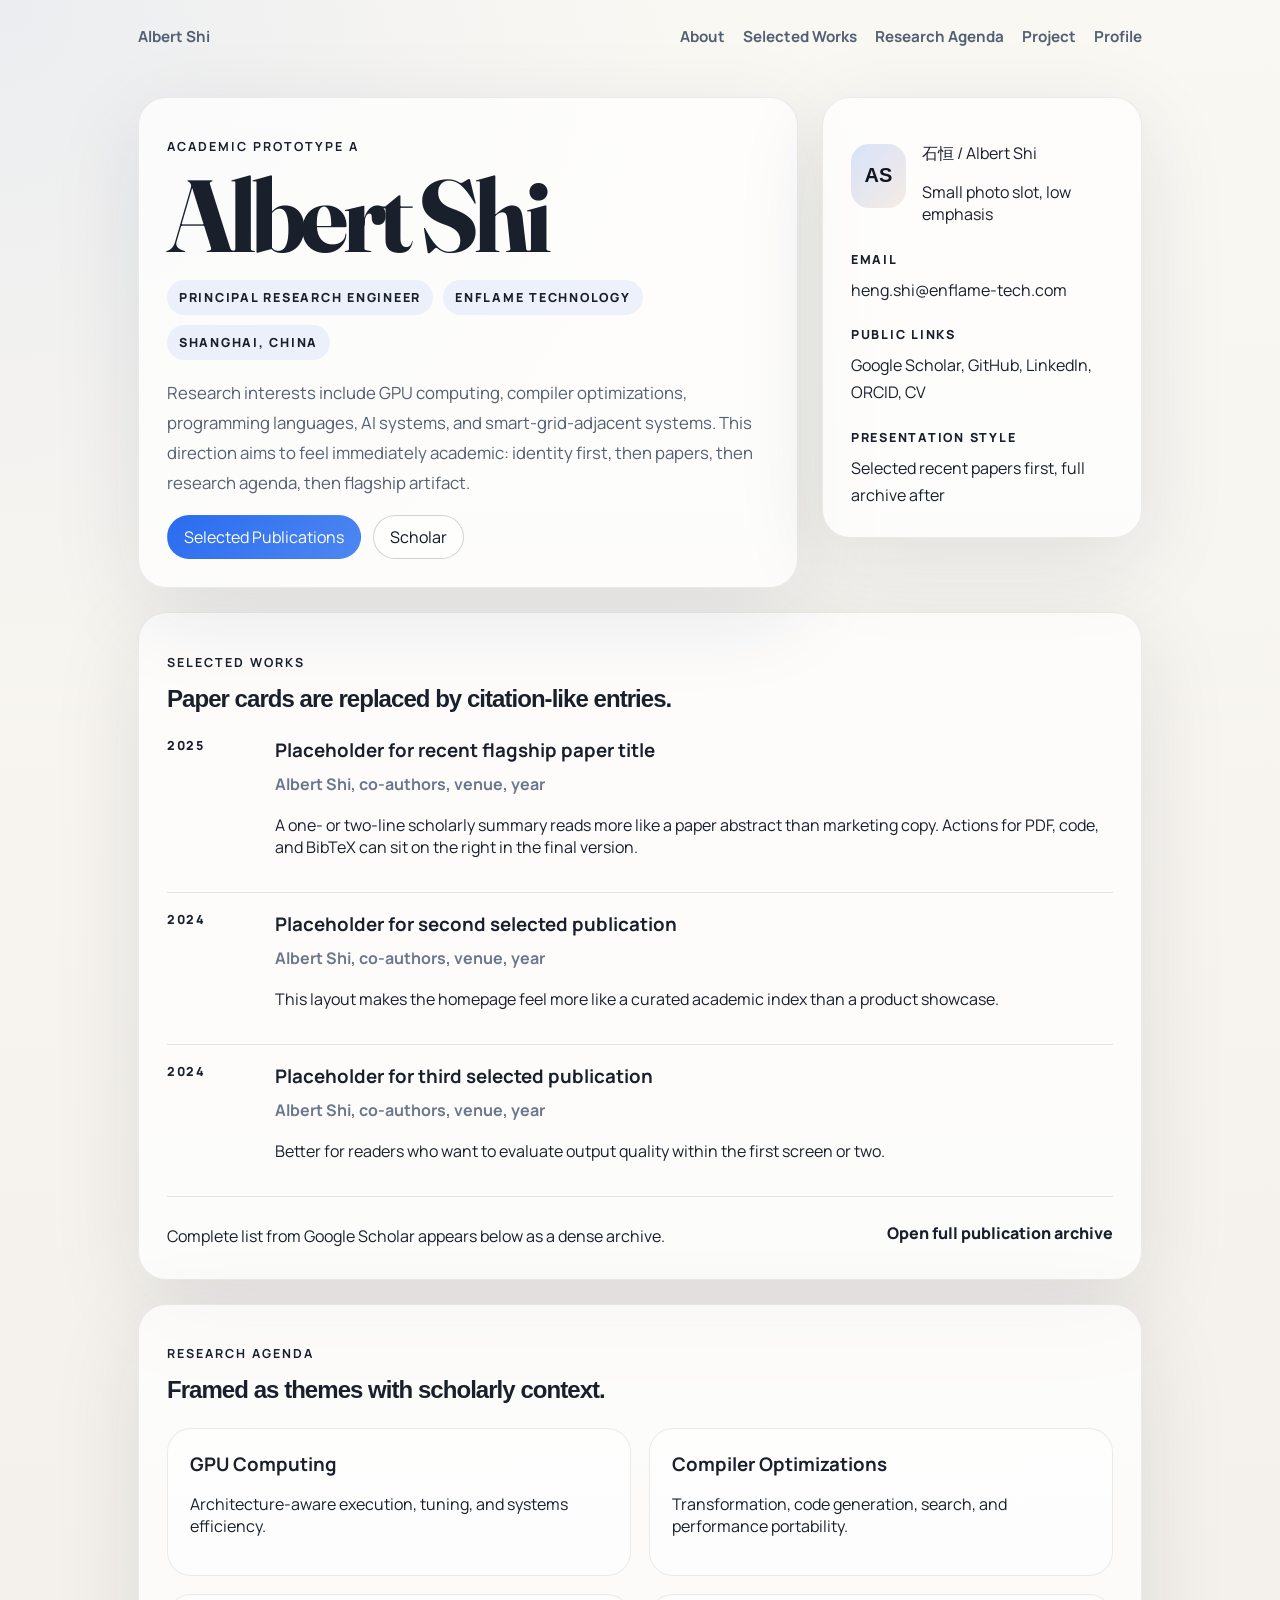
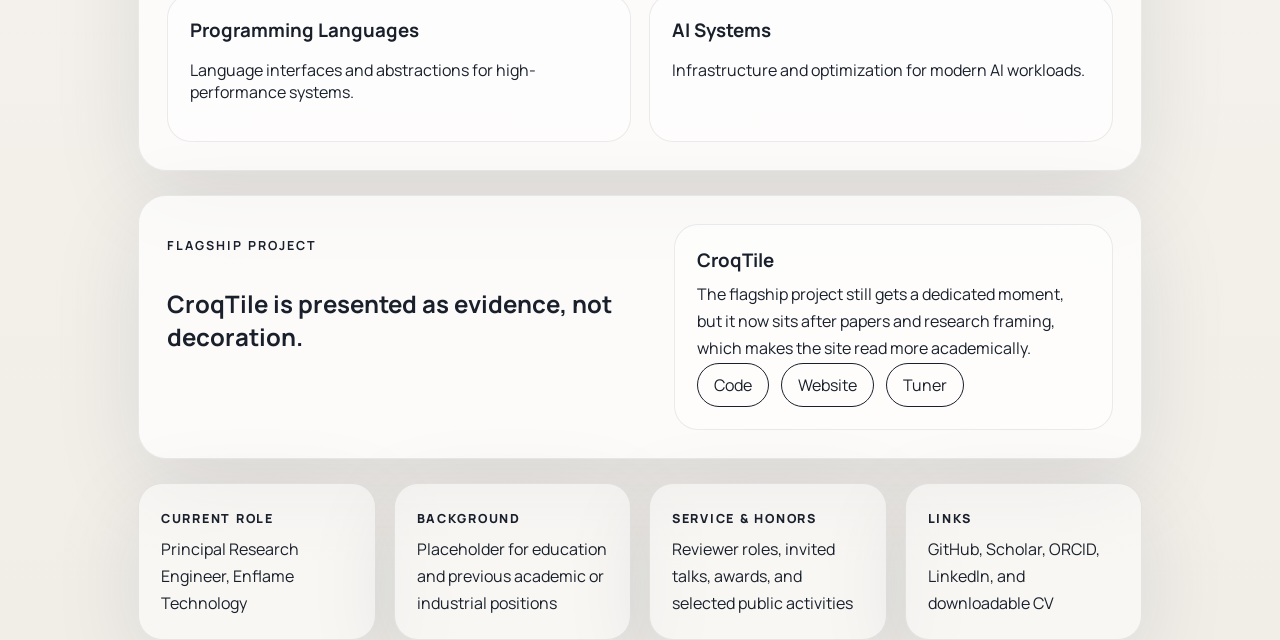
<file: academic-a.html>
<!DOCTYPE html>
<html lang="en">
  <head>
    <meta charset="UTF-8" />
    <meta name="viewport" content="width=device-width, initial-scale=1.0" />
    <title>Albert Shi - Academic A</title>
    <link rel="preconnect" href="https://fonts.googleapis.com" />
    <link rel="preconnect" href="https://fonts.gstatic.com" crossorigin />
    <link
      href="https://fonts.googleapis.com/css2?family=Manrope:wght@400;500;700;800&family=Fraunces:opsz,wght@9..144,600;9..144,700&display=swap"
      rel="stylesheet"
    />
    <link rel="stylesheet" href="./styles.css" />
  </head>
  <body class="academic-a-body">
    <main class="site-shell academic-shell">
      <header class="topbar academic-topbar">
        <a class="brand academic-brand" href="./index.html">Albert Shi</a>
        <nav>
          <a href="#about-a">About</a>
          <a href="#selected-a">Selected Works</a>
          <a href="#agenda-a">Research Agenda</a>
          <a href="#project-a">Project</a>
          <a href="#cv-a">Profile</a>
        </nav>
      </header>

      <section class="academic-hero" id="about-a">
        <div class="academic-main">
          <p class="eyebrow">Academic Prototype A</p>
          <h1>Albert Shi</h1>
          <div class="identity-line">
            <span>Principal Research Engineer</span>
            <span>Enflame Technology</span>
            <span>Shanghai, China</span>
          </div>
          <p class="academic-summary">
            Research interests include GPU computing, compiler optimizations,
            programming languages, AI systems, and smart-grid-adjacent systems.
            This direction aims to feel immediately academic: identity first,
            then papers, then research agenda, then flagship artifact.
          </p>
          <div class="hero-actions academic-actions">
            <a class="primary-link" href="#selected-a">Selected Publications</a>
            <a class="secondary-link" href="https://scholar.google.com/citations?user=THL_D54AAAAJ&hl=zh-CN">Scholar</a>
          </div>
        </div>

        <aside class="academic-sidecard">
          <div class="profile-mini academic-profile-mini">
            <div class="avatar-placeholder">AS</div>
            <div>
              <p>石恒 / Albert Shi</p>
              <span>Small photo slot, low emphasis</span>
            </div>
          </div>
          <div class="meta-list">
            <div>
              <span>Email</span>
              <p>heng.shi@enflame-tech.com</p>
            </div>
            <div>
              <span>Public Links</span>
              <p>Google Scholar, GitHub, LinkedIn, ORCID, CV</p>
            </div>
            <div>
              <span>Presentation Style</span>
              <p>Selected recent papers first, full archive after</p>
            </div>
          </div>
        </aside>
      </section>

      <section class="scholar-band" id="selected-a">
        <div class="section-heading academic-heading">
          <p class="eyebrow">Selected Works</p>
          <h2>Paper cards are replaced by citation-like entries.</h2>
        </div>
        <div class="citation-list">
          <article>
            <div class="citation-year">2025</div>
            <div>
              <h3>Placeholder for recent flagship paper title</h3>
              <p class="citation-meta">Albert Shi, co-authors, venue, year</p>
              <p>
                A one- or two-line scholarly summary reads more like a paper
                abstract than marketing copy. Actions for PDF, code, and BibTeX
                can sit on the right in the final version.
              </p>
            </div>
          </article>
          <article>
            <div class="citation-year">2024</div>
            <div>
              <h3>Placeholder for second selected publication</h3>
              <p class="citation-meta">Albert Shi, co-authors, venue, year</p>
              <p>
                This layout makes the homepage feel more like a curated academic
                index than a product showcase.
              </p>
            </div>
          </article>
          <article>
            <div class="citation-year">2024</div>
            <div>
              <h3>Placeholder for third selected publication</h3>
              <p class="citation-meta">Albert Shi, co-authors, venue, year</p>
              <p>
                Better for readers who want to evaluate output quality within the
                first screen or two.
              </p>
            </div>
          </article>
        </div>
        <div class="archive-inline">
          <p>Complete list from Google Scholar appears below as a dense archive.</p>
          <a href="https://scholar.google.com/citations?user=THL_D54AAAAJ&hl=zh-CN">Open full publication archive</a>
        </div>
      </section>

      <section class="agenda-grid" id="agenda-a">
        <div class="section-heading academic-heading">
          <p class="eyebrow">Research Agenda</p>
          <h2>Framed as themes with scholarly context.</h2>
        </div>
        <div class="agenda-cards">
          <article>
            <h3>GPU Computing</h3>
            <p>Architecture-aware execution, tuning, and systems efficiency.</p>
          </article>
          <article>
            <h3>Compiler Optimizations</h3>
            <p>Transformation, code generation, search, and performance portability.</p>
          </article>
          <article>
            <h3>Programming Languages</h3>
            <p>Language interfaces and abstractions for high-performance systems.</p>
          </article>
          <article>
            <h3>AI Systems</h3>
            <p>Infrastructure and optimization for modern AI workloads.</p>
          </article>
        </div>
      </section>

      <section class="project-strip" id="project-a">
        <div>
          <p class="eyebrow">Flagship Project</p>
          <h2>CroqTile is presented as evidence, not decoration.</h2>
        </div>
        <div class="project-strip-card">
          <h3>CroqTile</h3>
          <p>
            The flagship project still gets a dedicated moment, but it now sits
            after papers and research framing, which makes the site read more
            academically.
          </p>
          <div class="link-row">
            <a href="https://github.com/LancerLab/croqtile">Code</a>
            <a href="https://lancerlab.github.io/croqtile-website/en/">Website</a>
            <a href="https://github.com/LancerLab/croqtile-tuner">Tuner</a>
          </div>
        </div>
      </section>

      <section class="cv-rail" id="cv-a">
        <article>
          <span>Current Role</span>
          <p>Principal Research Engineer, Enflame Technology</p>
        </article>
        <article>
          <span>Background</span>
          <p>Placeholder for education and previous academic or industrial positions</p>
        </article>
        <article>
          <span>Service & Honors</span>
          <p>Reviewer roles, invited talks, awards, and selected public activities</p>
        </article>
        <article>
          <span>Links</span>
          <p>GitHub, Scholar, ORCID, LinkedIn, and downloadable CV</p>
        </article>
      </section>
    </main>
  </body>
</html>
</file>
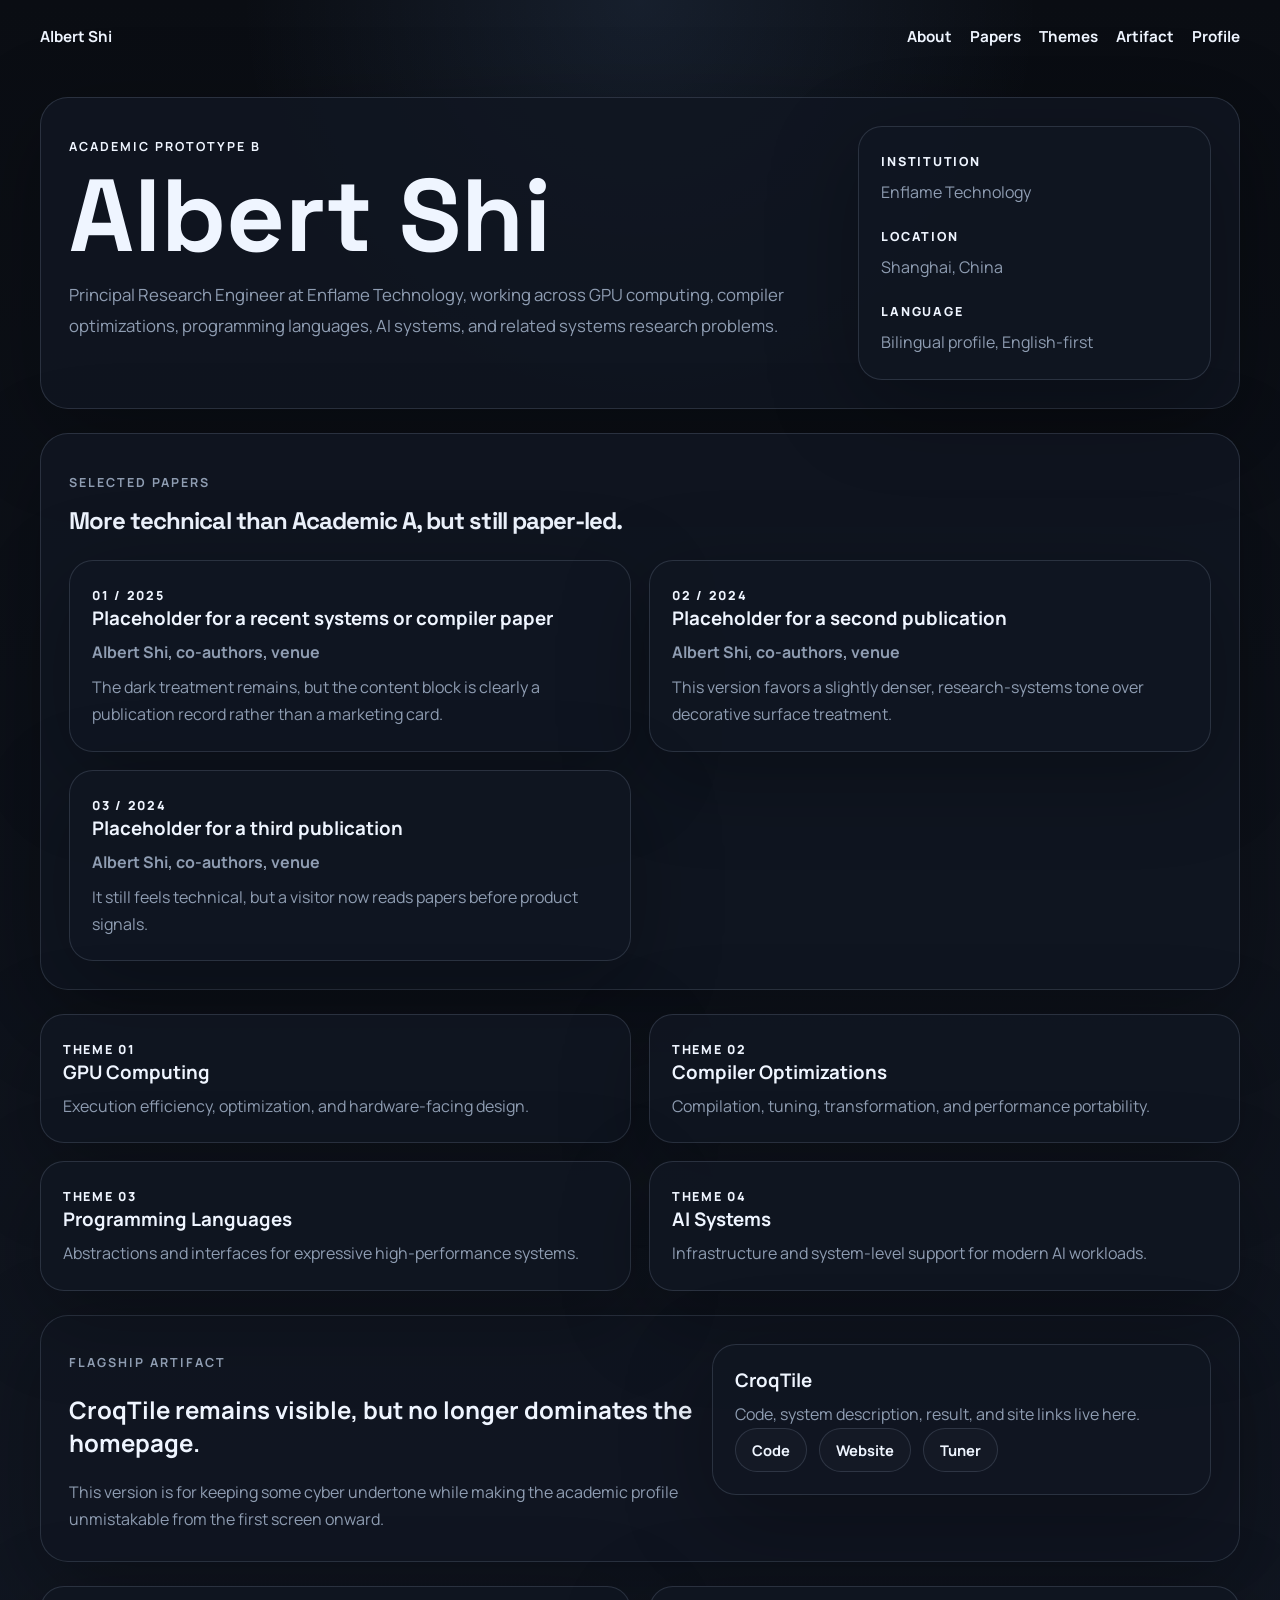
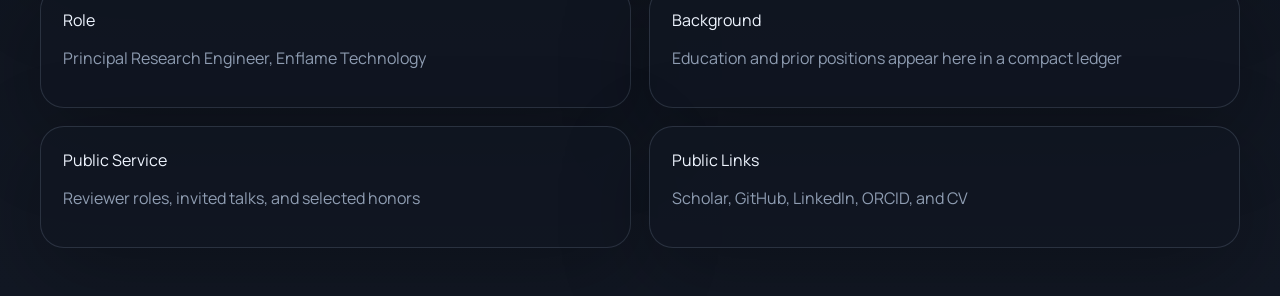
<file: academic-b.html>
<!DOCTYPE html>
<html lang="en">
  <head>
    <meta charset="UTF-8" />
    <meta name="viewport" content="width=device-width, initial-scale=1.0" />
    <title>Albert Shi - Academic B</title>
    <link rel="preconnect" href="https://fonts.googleapis.com" />
    <link rel="preconnect" href="https://fonts.gstatic.com" crossorigin />
    <link
      href="https://fonts.googleapis.com/css2?family=Manrope:wght@400;500;700;800&family=Space+Grotesk:wght@500;700&display=swap"
      rel="stylesheet"
    />
    <link rel="stylesheet" href="./styles.css" />
  </head>
  <body class="academic-b-body">
    <main class="site-shell academic-b-shell">
      <header class="topbar topbar-dark">
        <a class="brand brand-dark" href="./index.html">Albert Shi</a>
        <nav>
          <a href="#about-b">About</a>
          <a href="#papers-b2">Papers</a>
          <a href="#themes-b">Themes</a>
          <a href="#artifact-b">Artifact</a>
          <a href="#profile-b">Profile</a>
        </nav>
      </header>

      <section class="academic-b-hero" id="about-b">
        <div class="academic-b-title">
          <p class="eyebrow eyebrow-bright">Academic Prototype B</p>
          <h1>Albert Shi</h1>
          <p class="identity-stack">
            Principal Research Engineer at Enflame Technology, working across
            GPU computing, compiler optimizations, programming languages, AI
            systems, and related systems research problems.
          </p>
        </div>
        <aside class="academic-b-facts">
          <div>
            <span>Institution</span>
            <p>Enflame Technology</p>
          </div>
          <div>
            <span>Location</span>
            <p>Shanghai, China</p>
          </div>
          <div>
            <span>Language</span>
            <p>Bilingual profile, English-first</p>
          </div>
        </aside>
      </section>

      <section class="paper-ledger" id="papers-b2">
        <div class="section-heading section-heading-dark">
          <p class="eyebrow eyebrow-bright">Selected Papers</p>
          <h2>More technical than Academic A, but still paper-led.</h2>
        </div>
        <div class="ledger-grid">
          <article>
            <span>01 / 2025</span>
            <h3>Placeholder for a recent systems or compiler paper</h3>
            <p class="citation-meta dark-meta">Albert Shi, co-authors, venue</p>
            <p>
              The dark treatment remains, but the content block is clearly a
              publication record rather than a marketing card.
            </p>
          </article>
          <article>
            <span>02 / 2024</span>
            <h3>Placeholder for a second publication</h3>
            <p class="citation-meta dark-meta">Albert Shi, co-authors, venue</p>
            <p>
              This version favors a slightly denser, research-systems tone over
              decorative surface treatment.
            </p>
          </article>
          <article>
            <span>03 / 2024</span>
            <h3>Placeholder for a third publication</h3>
            <p class="citation-meta dark-meta">Albert Shi, co-authors, venue</p>
            <p>
              It still feels technical, but a visitor now reads papers before
              product signals.
            </p>
          </article>
        </div>
      </section>

      <section class="themes-ledger" id="themes-b">
        <article>
          <span>Theme 01</span>
          <h3>GPU Computing</h3>
          <p>Execution efficiency, optimization, and hardware-facing design.</p>
        </article>
        <article>
          <span>Theme 02</span>
          <h3>Compiler Optimizations</h3>
          <p>Compilation, tuning, transformation, and performance portability.</p>
        </article>
        <article>
          <span>Theme 03</span>
          <h3>Programming Languages</h3>
          <p>Abstractions and interfaces for expressive high-performance systems.</p>
        </article>
        <article>
          <span>Theme 04</span>
          <h3>AI Systems</h3>
          <p>Infrastructure and system-level support for modern AI workloads.</p>
        </article>
      </section>

      <section class="artifact-panel" id="artifact-b">
        <div>
          <p class="eyebrow eyebrow-bright">Flagship Artifact</p>
          <h2>CroqTile remains visible, but no longer dominates the homepage.</h2>
          <p>
            This version is for keeping some cyber undertone while making the
            academic profile unmistakable from the first screen onward.
          </p>
        </div>
        <div class="artifact-card">
          <h3>CroqTile</h3>
          <p>Code, system description, result, and site links live here.</p>
          <div class="signal-links">
            <a href="https://github.com/LancerLab/croqtile">Code</a>
            <a href="https://lancerlab.github.io/croqtile-website/en/">Website</a>
            <a href="https://github.com/LancerLab/croqtile-tuner">Tuner</a>
          </div>
        </div>
      </section>

      <section class="profile-ledger" id="profile-b">
        <article>
          <span>Role</span>
          <p>Principal Research Engineer, Enflame Technology</p>
        </article>
        <article>
          <span>Background</span>
          <p>Education and prior positions appear here in a compact ledger</p>
        </article>
        <article>
          <span>Public Service</span>
          <p>Reviewer roles, invited talks, and selected honors</p>
        </article>
        <article>
          <span>Public Links</span>
          <p>Scholar, GitHub, LinkedIn, ORCID, and CV</p>
        </article>
      </section>
    </main>
  </body>
</html>
</file>
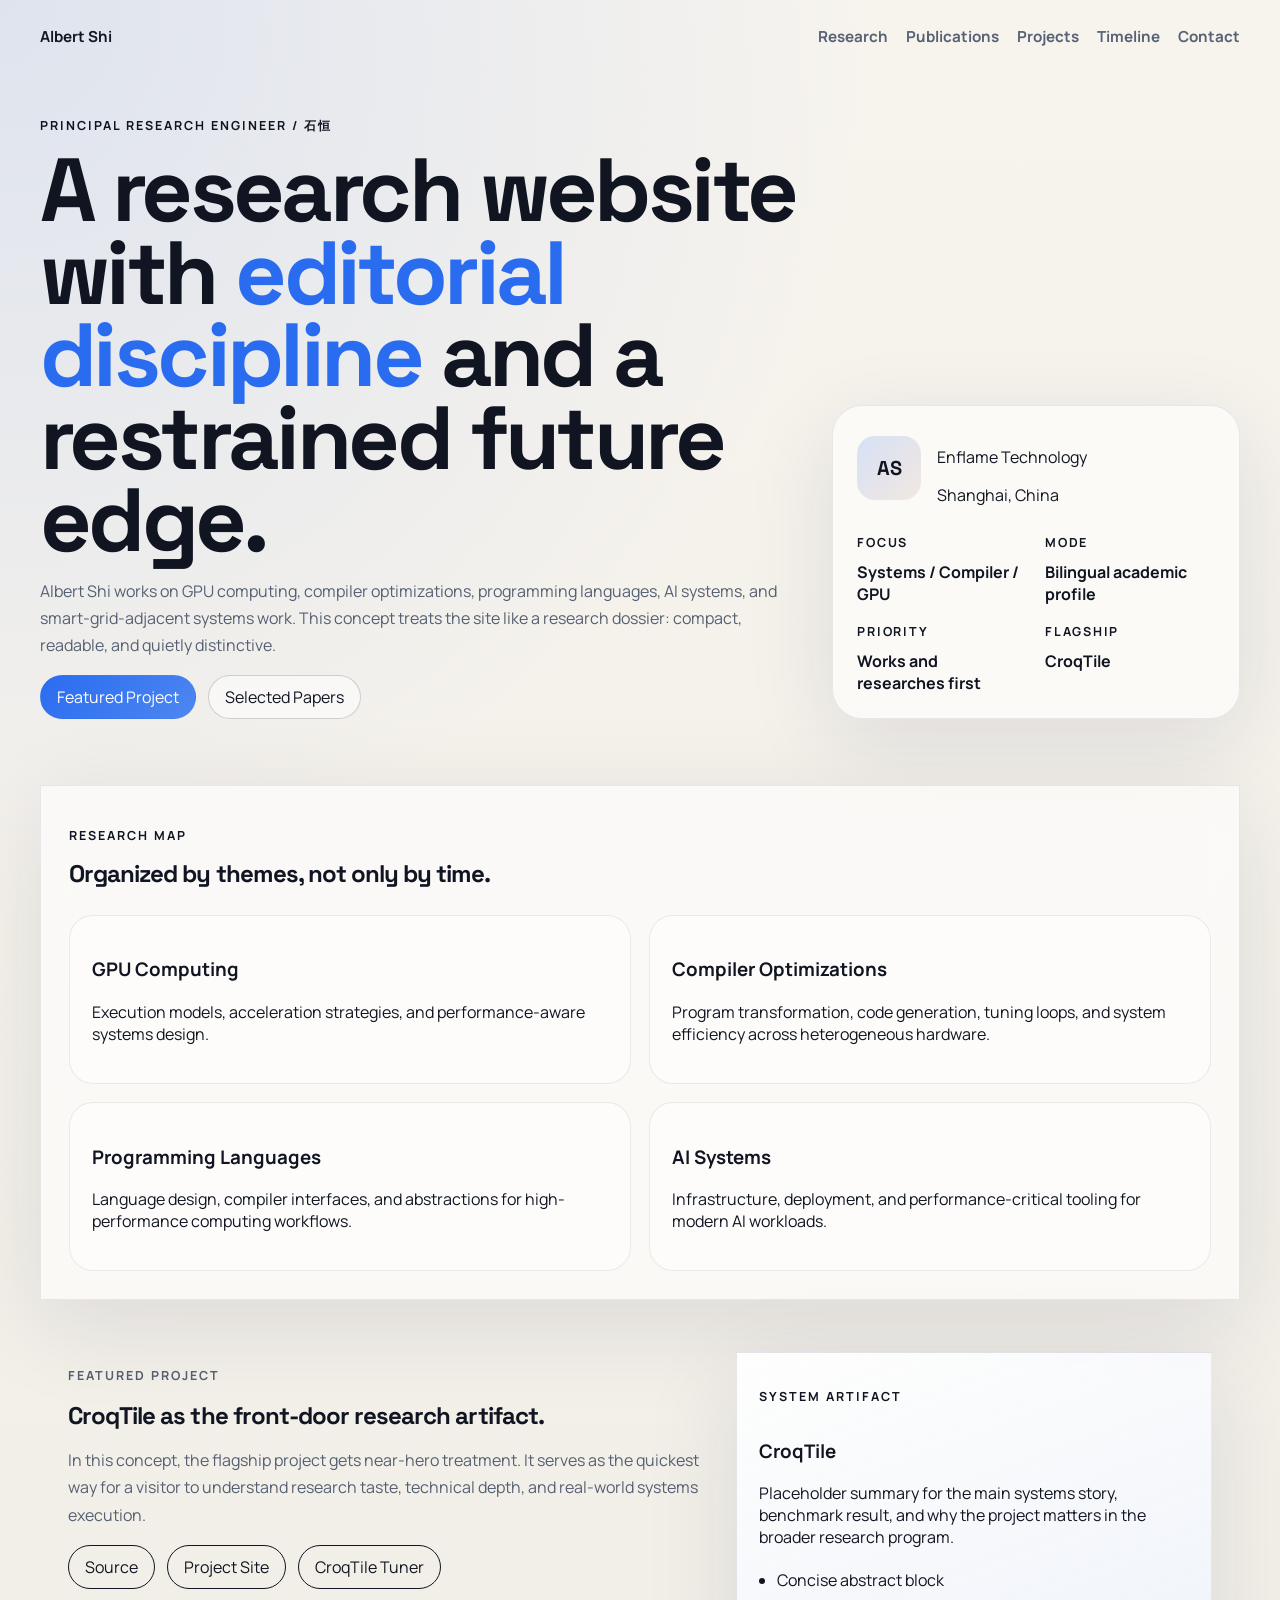
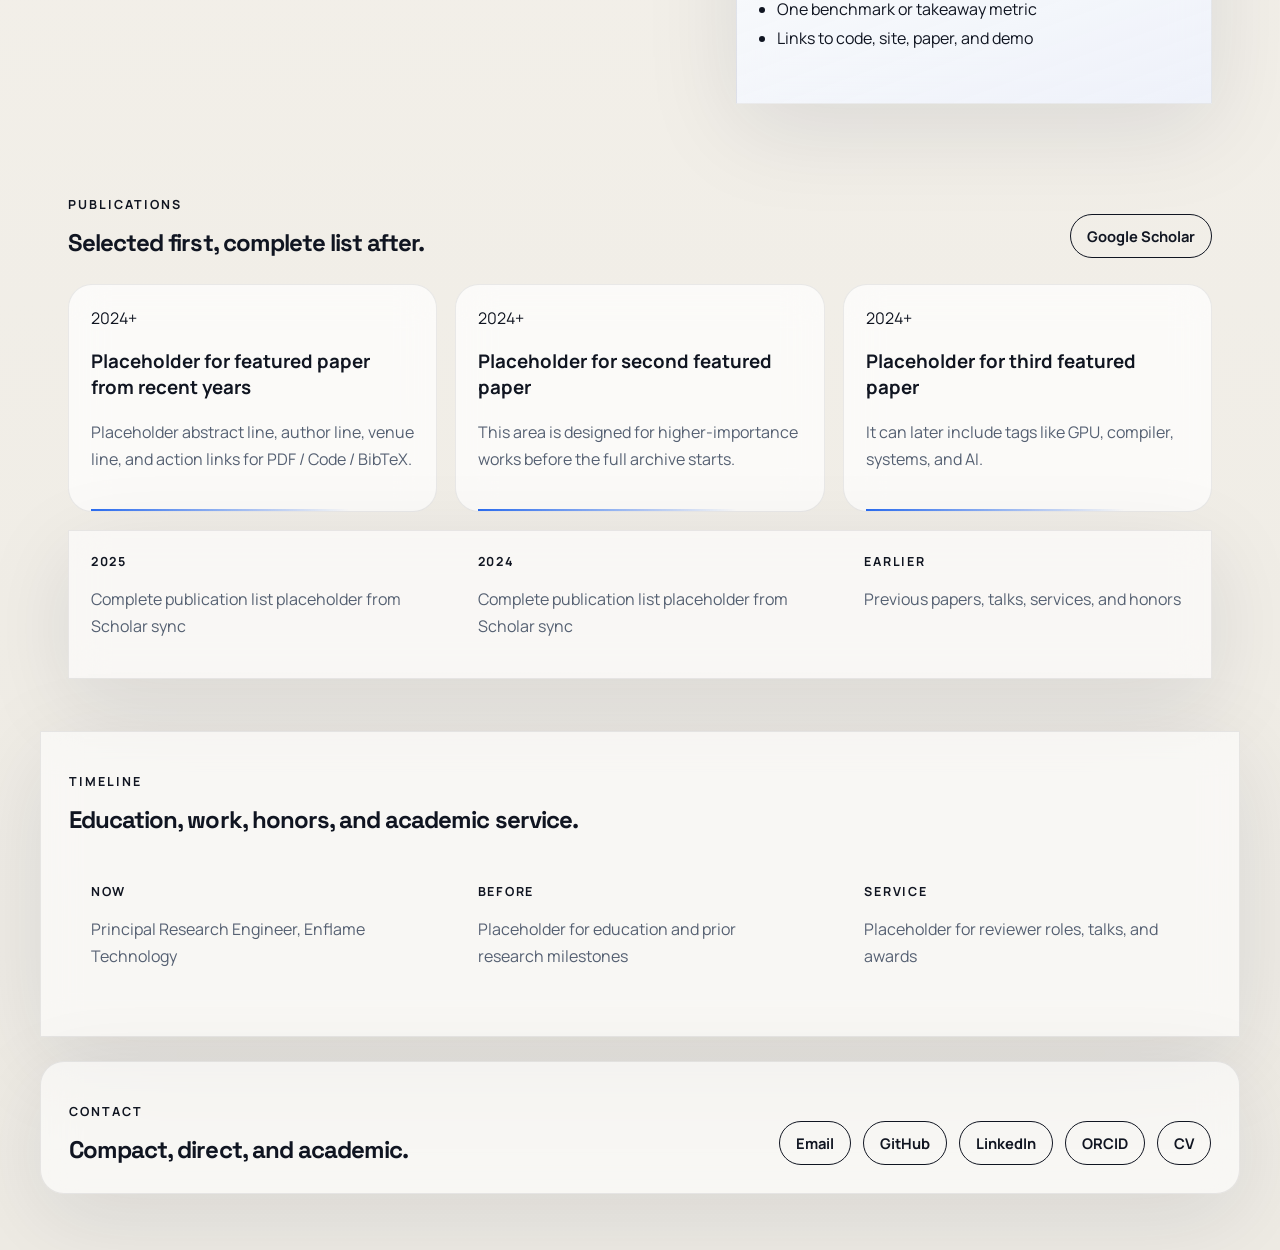
<file: concept-a.html>
<!DOCTYPE html>
<html lang="en">
  <head>
    <meta charset="UTF-8" />
    <meta name="viewport" content="width=device-width, initial-scale=1.0" />
    <title>Albert Shi - Concept A</title>
    <link rel="preconnect" href="https://fonts.googleapis.com" />
    <link rel="preconnect" href="https://fonts.gstatic.com" crossorigin />
    <link
      href="https://fonts.googleapis.com/css2?family=Manrope:wght@400;500;700;800&family=Space+Grotesk:wght@500;700&display=swap"
      rel="stylesheet"
    />
    <link rel="stylesheet" href="./styles.css" />
  </head>
  <body class="concept-a-body">
    <div class="grain"></div>
    <main class="site-shell concept-a-shell">
      <header class="topbar topbar-light">
        <a class="brand" href="./index.html">Albert Shi</a>
        <nav>
          <a href="#research">Research</a>
          <a href="#publications">Publications</a>
          <a href="#projects">Projects</a>
          <a href="#timeline">Timeline</a>
          <a href="#contact">Contact</a>
        </nav>
      </header>

      <section class="hero hero-a">
        <div class="hero-copy">
          <p class="eyebrow">Principal Research Engineer / 石恒</p>
          <h1>
            A research website with
            <span>editorial discipline</span>
            and a restrained future edge.
          </h1>
          <p class="lede">
            Albert Shi works on GPU computing, compiler optimizations,
            programming languages, AI systems, and smart-grid-adjacent systems
            work. This concept treats the site like a research dossier: compact,
            readable, and quietly distinctive.
          </p>
          <div class="hero-actions">
            <a class="primary-link" href="#projects">Featured Project</a>
            <a class="secondary-link" href="#publications">Selected Papers</a>
          </div>
        </div>

        <aside class="hero-panel hero-panel-a">
          <div class="profile-mini">
            <div class="avatar-placeholder">AS</div>
            <div>
              <p>Enflame Technology</p>
              <span>Shanghai, China</span>
            </div>
          </div>
          <dl class="stats-grid">
            <div>
              <dt>Focus</dt>
              <dd>Systems / Compiler / GPU</dd>
            </div>
            <div>
              <dt>Mode</dt>
              <dd>Bilingual academic profile</dd>
            </div>
            <div>
              <dt>Priority</dt>
              <dd>Works and researches first</dd>
            </div>
            <div>
              <dt>Flagship</dt>
              <dd>CroqTile</dd>
            </div>
          </dl>
        </aside>
      </section>

      <section class="band band-light" id="research">
        <div class="section-heading">
          <p class="eyebrow">Research Map</p>
          <h2>Organized by themes, not only by time.</h2>
        </div>
        <div class="theme-grid">
          <article>
            <h3>GPU Computing</h3>
            <p>
              Execution models, acceleration strategies, and performance-aware
              systems design.
            </p>
          </article>
          <article>
            <h3>Compiler Optimizations</h3>
            <p>
              Program transformation, code generation, tuning loops, and system
              efficiency across heterogeneous hardware.
            </p>
          </article>
          <article>
            <h3>Programming Languages</h3>
            <p>
              Language design, compiler interfaces, and abstractions for
              high-performance computing workflows.
            </p>
          </article>
          <article>
            <h3>AI Systems</h3>
            <p>
              Infrastructure, deployment, and performance-critical tooling for
              modern AI workloads.
            </p>
          </article>
        </div>
      </section>

      <section class="feature-split" id="projects">
        <div class="feature-copy">
          <p class="eyebrow">Featured Project</p>
          <h2>CroqTile as the front-door research artifact.</h2>
          <p>
            In this concept, the flagship project gets near-hero treatment. It
            serves as the quickest way for a visitor to understand research
            taste, technical depth, and real-world systems execution.
          </p>
          <div class="link-row">
            <a href="https://github.com/LancerLab/croqtile">Source</a>
            <a href="https://lancerlab.github.io/croqtile-website/en/">Project Site</a>
            <a href="https://github.com/LancerLab/croqtile-tuner">CroqTile Tuner</a>
          </div>
        </div>
        <div class="feature-card feature-card-a">
          <p class="feature-label">System Artifact</p>
          <h3>CroqTile</h3>
          <p>
            Placeholder summary for the main systems story, benchmark result,
            and why the project matters in the broader research program.
          </p>
          <ul>
            <li>Concise abstract block</li>
            <li>One benchmark or takeaway metric</li>
            <li>Links to code, site, paper, and demo</li>
          </ul>
        </div>
      </section>

      <section class="publications-block" id="publications">
        <div class="section-heading split-heading">
          <div>
            <p class="eyebrow">Publications</p>
            <h2>Selected first, complete list after.</h2>
          </div>
          <a class="text-link" href="https://scholar.google.com/citations?user=THL_D54AAAAJ&hl=zh-CN">
            Google Scholar
          </a>
        </div>

        <div class="paper-grid">
          <article class="paper-card highlight">
            <span>2024+</span>
            <h3>Placeholder for featured paper from recent years</h3>
            <p>
              Placeholder abstract line, author line, venue line, and action
              links for PDF / Code / BibTeX.
            </p>
          </article>
          <article class="paper-card highlight">
            <span>2024+</span>
            <h3>Placeholder for second featured paper</h3>
            <p>
              This area is designed for higher-importance works before the full
              archive starts.
            </p>
          </article>
          <article class="paper-card highlight">
            <span>2024+</span>
            <h3>Placeholder for third featured paper</h3>
            <p>
              It can later include tags like GPU, compiler, systems, and AI.
            </p>
          </article>
        </div>

        <div class="archive-table">
          <div><span>2025</span><p>Complete publication list placeholder from Scholar sync</p></div>
          <div><span>2024</span><p>Complete publication list placeholder from Scholar sync</p></div>
          <div><span>Earlier</span><p>Previous papers, talks, services, and honors</p></div>
        </div>
      </section>

      <section class="timeline-band" id="timeline">
        <div class="section-heading">
          <p class="eyebrow">Timeline</p>
          <h2>Education, work, honors, and academic service.</h2>
        </div>
        <div class="timeline-list light-timeline">
          <article>
            <span>Now</span>
            <p>Principal Research Engineer, Enflame Technology</p>
          </article>
          <article>
            <span>Before</span>
            <p>Placeholder for education and prior research milestones</p>
          </article>
          <article>
            <span>Service</span>
            <p>Placeholder for reviewer roles, talks, and awards</p>
          </article>
        </div>
      </section>

      <footer class="footer footer-light" id="contact">
        <div>
          <p class="eyebrow">Contact</p>
          <h2>Compact, direct, and academic.</h2>
        </div>
        <div class="contact-links">
          <a href="mailto:heng.shi@enflame-tech.com">Email</a>
          <a href="https://github.com/codes1gn">GitHub</a>
          <a href="https://www.linkedin.com/in/heng-shi-467238128/">LinkedIn</a>
          <a href="https://orcid.org/0000-0002-1779-9221">ORCID</a>
          <a href="https://github.com/codes1gn/resume-hengshi">CV</a>
        </div>
      </footer>
    </main>
  </body>
</html>
</file>
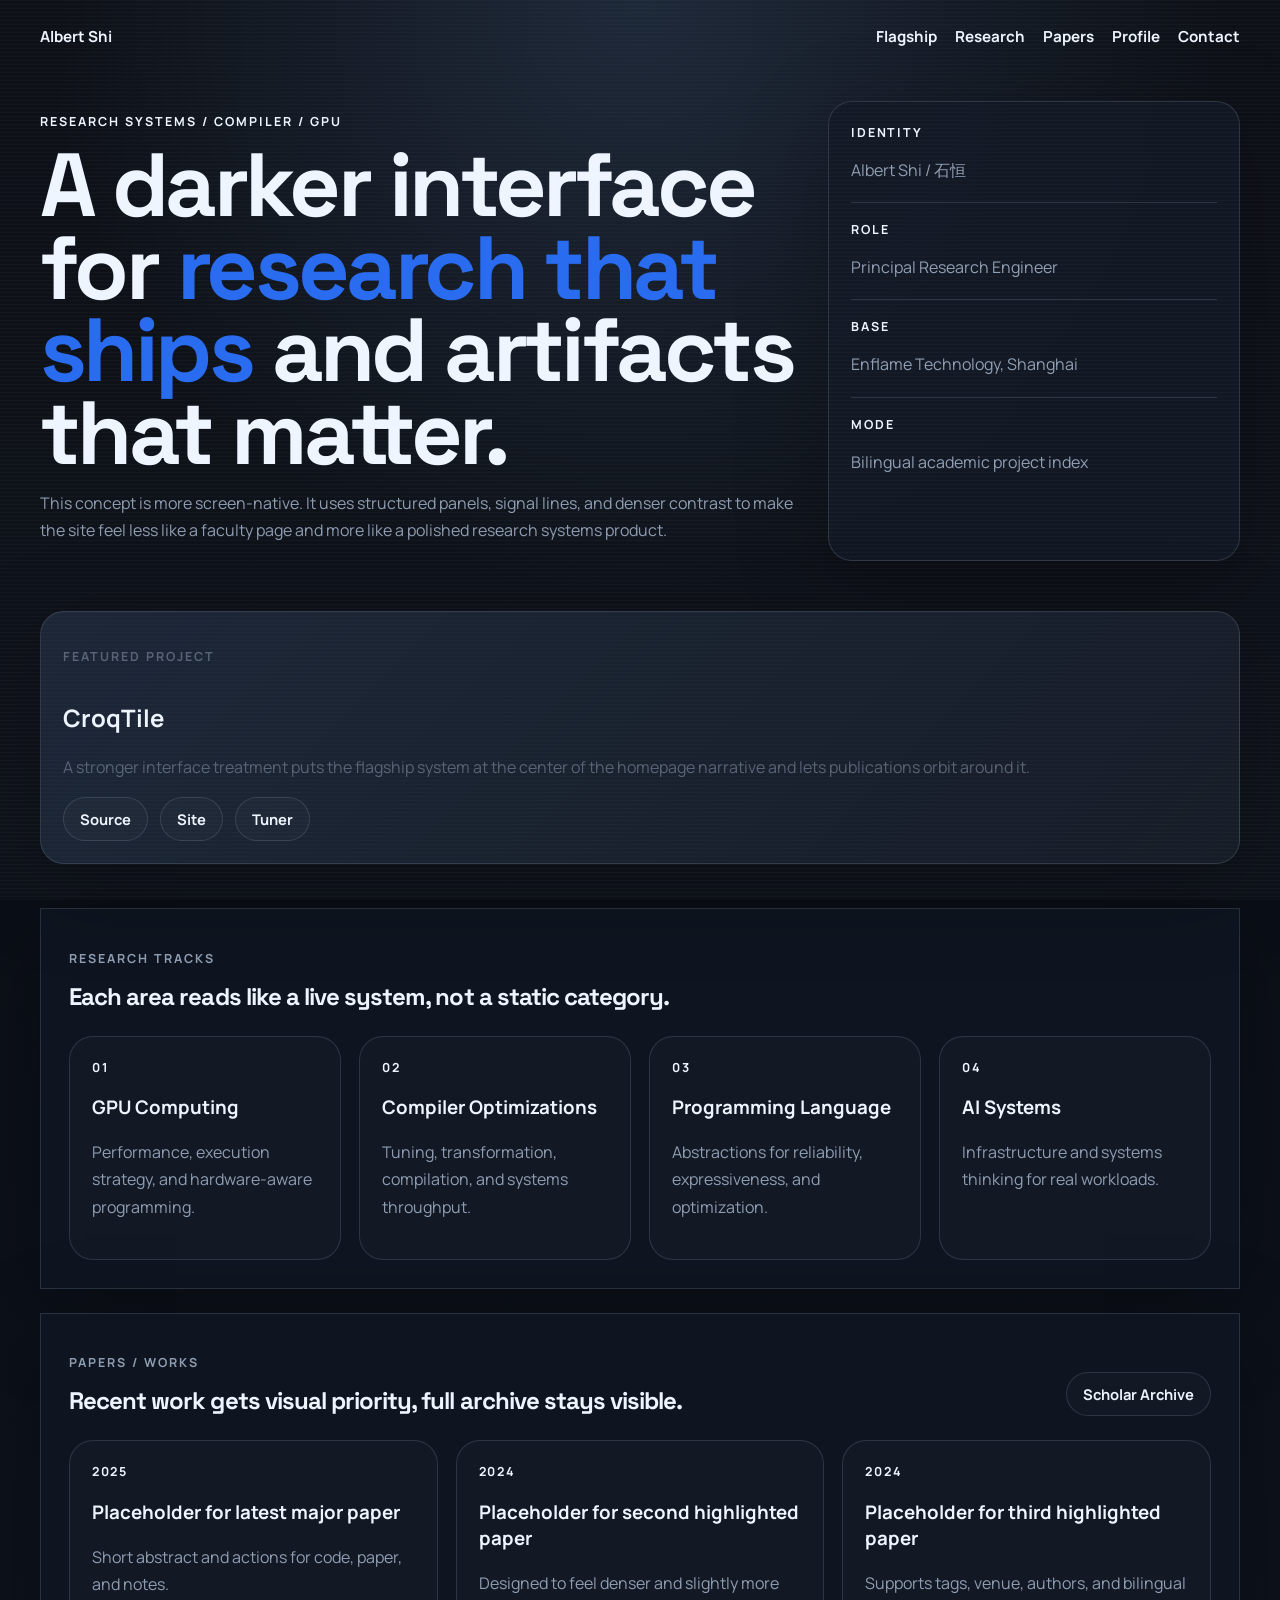
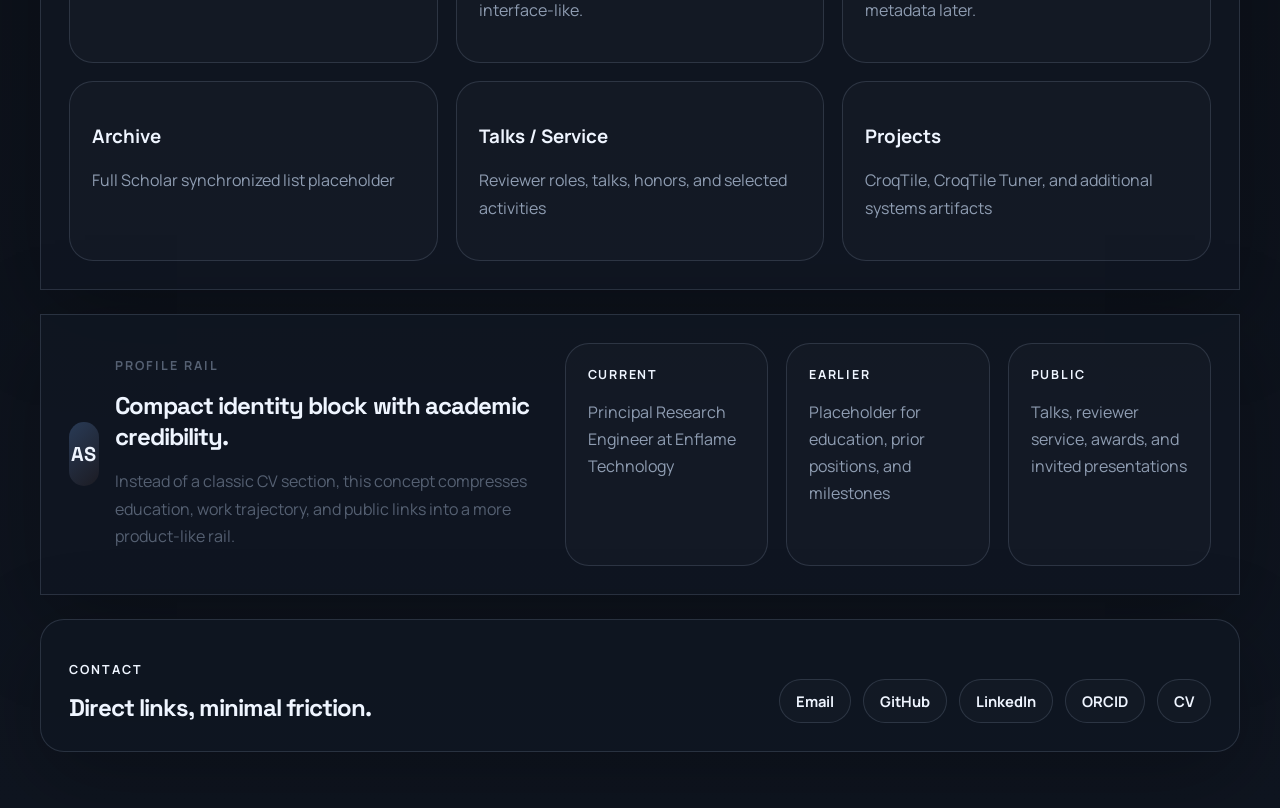
<file: concept-b.html>
<!DOCTYPE html>
<html lang="en">
  <head>
    <meta charset="UTF-8" />
    <meta name="viewport" content="width=device-width, initial-scale=1.0" />
    <title>Albert Shi - Concept B</title>
    <link rel="preconnect" href="https://fonts.googleapis.com" />
    <link rel="preconnect" href="https://fonts.gstatic.com" crossorigin />
    <link
      href="https://fonts.googleapis.com/css2?family=Manrope:wght@400;500;700;800&family=Space+Grotesk:wght@500;700&display=swap"
      rel="stylesheet"
    />
    <link rel="stylesheet" href="./styles.css" />
  </head>
  <body class="concept-b-body">
    <main class="site-shell concept-b-shell">
      <header class="topbar topbar-dark">
        <a class="brand brand-dark" href="./index.html">Albert Shi</a>
        <nav>
          <a href="#featured">Flagship</a>
          <a href="#research-b">Research</a>
          <a href="#papers-b">Papers</a>
          <a href="#timeline-b">Profile</a>
          <a href="#contact-b">Contact</a>
        </nav>
      </header>

      <section class="hero hero-b" id="featured">
        <div class="hero-grid-b">
          <div class="hero-copy">
            <p class="eyebrow eyebrow-bright">Research Systems / Compiler / GPU</p>
            <h1>
              A darker interface for
              <span>research that ships</span>
              and artifacts that matter.
            </h1>
            <p class="lede lede-dark">
              This concept is more screen-native. It uses structured panels,
              signal lines, and denser contrast to make the site feel less like
              a faculty page and more like a polished research systems product.
            </p>
          </div>

          <div class="stack-panel">
            <div class="stack-row">
              <span>Identity</span>
              <p>Albert Shi / 石恒</p>
            </div>
            <div class="stack-row">
              <span>Role</span>
              <p>Principal Research Engineer</p>
            </div>
            <div class="stack-row">
              <span>Base</span>
              <p>Enflame Technology, Shanghai</p>
            </div>
            <div class="stack-row">
              <span>Mode</span>
              <p>Bilingual academic project index</p>
            </div>
          </div>
        </div>

        <div class="signal-card">
          <p class="feature-label">Featured Project</p>
          <h2>CroqTile</h2>
          <p>
            A stronger interface treatment puts the flagship system at the center
            of the homepage narrative and lets publications orbit around it.
          </p>
          <div class="signal-links">
            <a href="https://github.com/LancerLab/croqtile">Source</a>
            <a href="https://lancerlab.github.io/croqtile-website/en/">Site</a>
            <a href="https://github.com/LancerLab/croqtile-tuner">Tuner</a>
          </div>
        </div>
      </section>

      <section class="dashboard-band" id="research-b">
        <div class="section-heading section-heading-dark">
          <p class="eyebrow eyebrow-bright">Research Tracks</p>
          <h2>Each area reads like a live system, not a static category.</h2>
        </div>
        <div class="dashboard-grid">
          <article>
            <span>01</span>
            <h3>GPU Computing</h3>
            <p>Performance, execution strategy, and hardware-aware programming.</p>
          </article>
          <article>
            <span>02</span>
            <h3>Compiler Optimizations</h3>
            <p>Tuning, transformation, compilation, and systems throughput.</p>
          </article>
          <article>
            <span>03</span>
            <h3>Programming Language</h3>
            <p>Abstractions for reliability, expressiveness, and optimization.</p>
          </article>
          <article>
            <span>04</span>
            <h3>AI Systems</h3>
            <p>Infrastructure and systems thinking for real workloads.</p>
          </article>
        </div>
      </section>

      <section class="papers-panel" id="papers-b">
        <div class="section-heading section-heading-dark split-heading">
          <div>
            <p class="eyebrow eyebrow-bright">Papers / Works</p>
            <h2>Recent work gets visual priority, full archive stays visible.</h2>
          </div>
          <a class="text-link dark-link" href="https://scholar.google.com/citations?user=THL_D54AAAAJ&hl=zh-CN">
            Scholar Archive
          </a>
        </div>

        <div class="recent-strip">
          <article>
            <span>2025</span>
            <h3>Placeholder for latest major paper</h3>
            <p>Short abstract and actions for code, paper, and notes.</p>
          </article>
          <article>
            <span>2024</span>
            <h3>Placeholder for second highlighted paper</h3>
            <p>Designed to feel denser and slightly more interface-like.</p>
          </article>
          <article>
            <span>2024</span>
            <h3>Placeholder for third highlighted paper</h3>
            <p>Supports tags, venue, authors, and bilingual metadata later.</p>
          </article>
        </div>

        <div class="archive-columns">
          <div>
            <h3>Archive</h3>
            <p>Full Scholar synchronized list placeholder</p>
          </div>
          <div>
            <h3>Talks / Service</h3>
            <p>Reviewer roles, talks, honors, and selected activities</p>
          </div>
          <div>
            <h3>Projects</h3>
            <p>CroqTile, CroqTile Tuner, and additional systems artifacts</p>
          </div>
        </div>
      </section>

      <section class="profile-rail" id="timeline-b">
        <div class="bio-card">
          <div class="avatar-placeholder avatar-dark">AS</div>
          <div>
            <p class="eyebrow eyebrow-bright">Profile Rail</p>
            <h2>Compact identity block with academic credibility.</h2>
            <p>
              Instead of a classic CV section, this concept compresses education,
              work trajectory, and public links into a more product-like rail.
            </p>
          </div>
        </div>
        <div class="timeline-list dark-timeline">
          <article>
            <span>Current</span>
            <p>Principal Research Engineer at Enflame Technology</p>
          </article>
          <article>
            <span>Earlier</span>
            <p>Placeholder for education, prior positions, and milestones</p>
          </article>
          <article>
            <span>Public</span>
            <p>Talks, reviewer service, awards, and invited presentations</p>
          </article>
        </div>
      </section>

      <footer class="footer footer-dark" id="contact-b">
        <div>
          <p class="eyebrow eyebrow-bright">Contact</p>
          <h2>Direct links, minimal friction.</h2>
        </div>
        <div class="contact-links dark-links">
          <a href="mailto:heng.shi@enflame-tech.com">Email</a>
          <a href="https://github.com/codes1gn">GitHub</a>
          <a href="https://www.linkedin.com/in/heng-shi-467238128/">LinkedIn</a>
          <a href="https://orcid.org/0000-0002-1779-9221">ORCID</a>
          <a href="https://github.com/codes1gn/resume-hengshi">CV</a>
        </div>
      </footer>
    </main>
  </body>
</html>
</file>
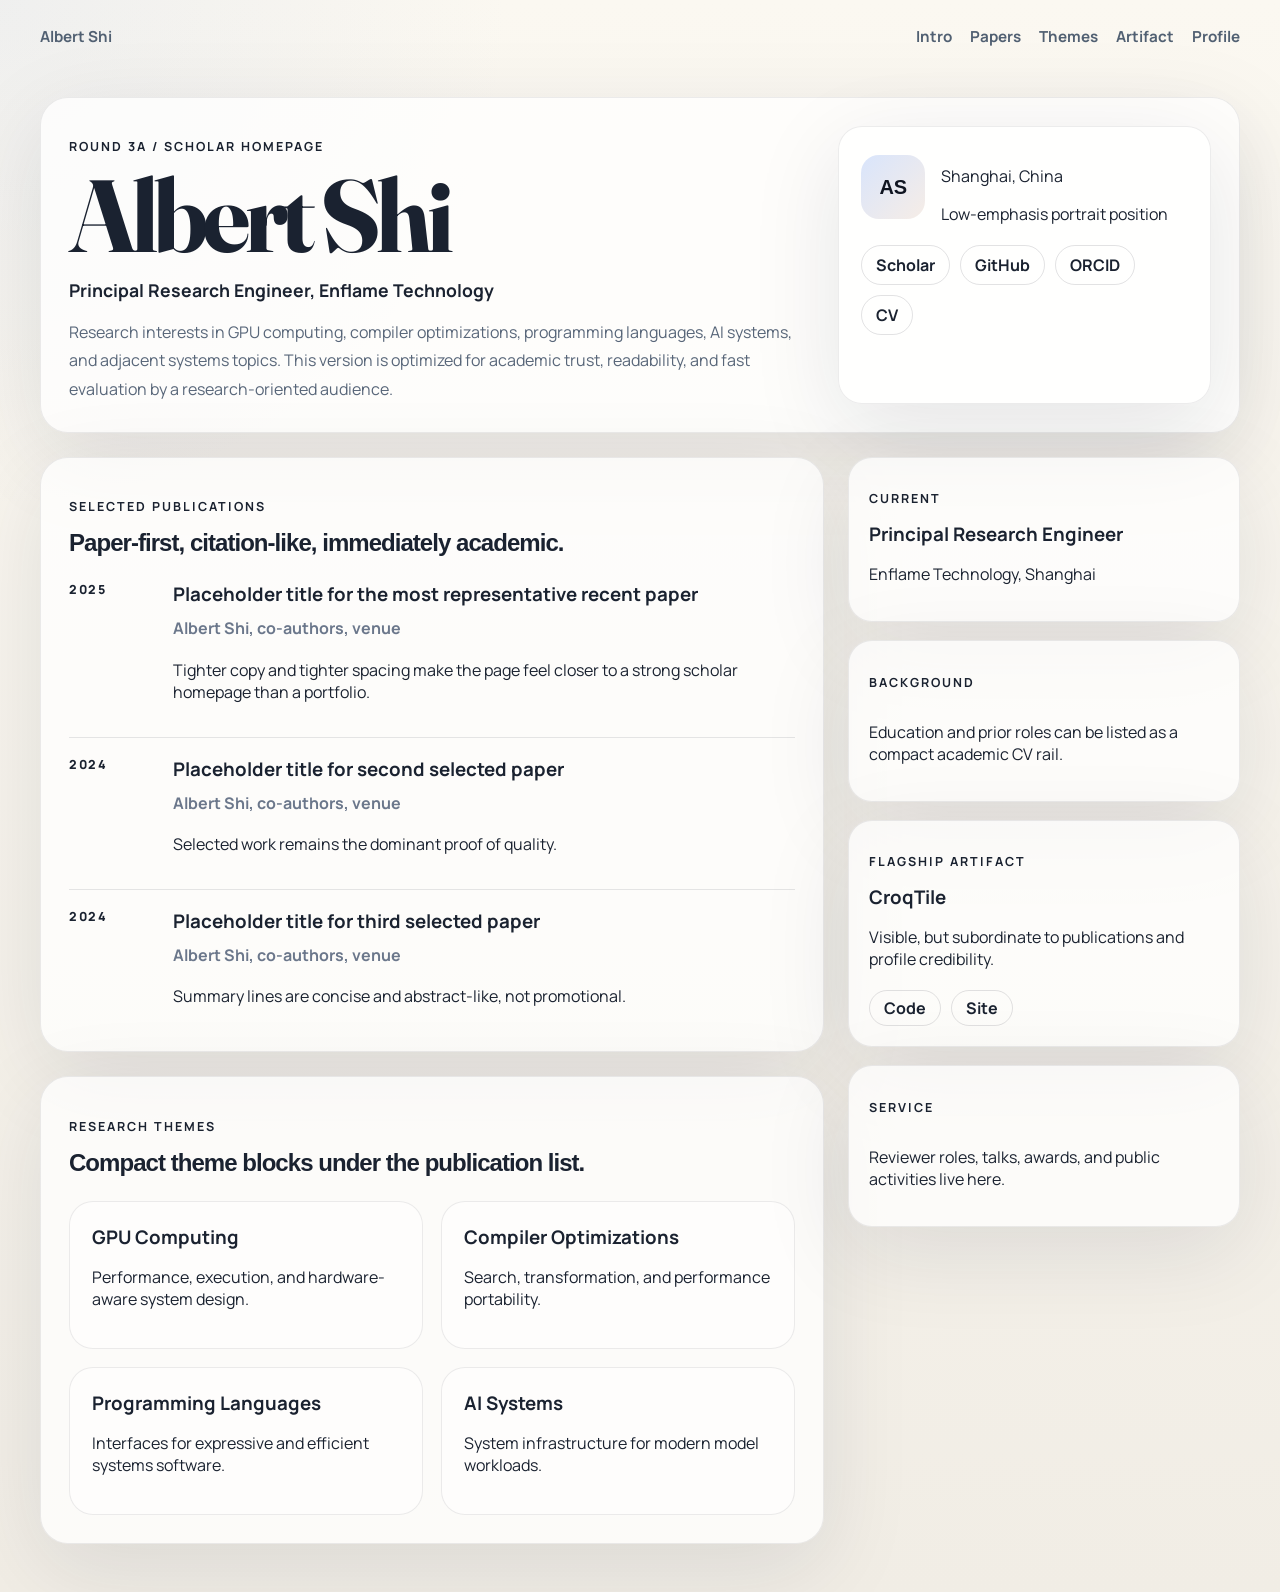
<file: round3-a.html>
<!DOCTYPE html>
<html lang="en">
  <head>
    <meta charset="UTF-8" />
    <meta name="viewport" content="width=device-width, initial-scale=1.0" />
    <title>Albert Shi - Round 3A</title>
    <link rel="preconnect" href="https://fonts.googleapis.com" />
    <link rel="preconnect" href="https://fonts.gstatic.com" crossorigin />
    <link
      href="https://fonts.googleapis.com/css2?family=Manrope:wght@400;500;700;800&family=Fraunces:opsz,wght@9..144,650&display=swap"
      rel="stylesheet"
    />
    <link rel="stylesheet" href="./styles.css" />
  </head>
  <body class="round3a-body">
    <main class="site-shell round3-shell">
      <header class="topbar academic-topbar">
        <a class="brand academic-brand" href="./index.html">Albert Shi</a>
        <nav>
          <a href="#intro-3a">Intro</a>
          <a href="#papers-3a">Papers</a>
          <a href="#themes-3a">Themes</a>
          <a href="#artifact-3a">Artifact</a>
          <a href="#profile-3a">Profile</a>
        </nav>
      </header>

      <section class="round3a-hero" id="intro-3a">
        <div class="round3a-titleblock">
          <p class="eyebrow">Round 3A / Scholar Homepage</p>
          <h1>Albert Shi</h1>
          <p class="round3a-subline">
            Principal Research Engineer, Enflame Technology
          </p>
          <p class="round3a-summary">
            Research interests in GPU computing, compiler optimizations,
            programming languages, AI systems, and adjacent systems topics.
            This version is optimized for academic trust, readability, and fast
            evaluation by a research-oriented audience.
          </p>
        </div>
        <aside class="round3a-sidepanel">
          <div class="profile-mini academic-profile-mini">
            <div class="avatar-placeholder">AS</div>
            <div>
              <p>Shanghai, China</p>
              <span>Low-emphasis portrait position</span>
            </div>
          </div>
          <div class="round3a-links">
            <a href="https://scholar.google.com/citations?user=THL_D54AAAAJ&hl=zh-CN">Scholar</a>
            <a href="https://github.com/codes1gn">GitHub</a>
            <a href="https://orcid.org/0000-0002-1779-9221">ORCID</a>
            <a href="https://github.com/codes1gn/resume-hengshi">CV</a>
          </div>
        </aside>
      </section>

      <section class="round3a-layout">
        <div class="round3a-maincol">
          <section class="round3a-papers" id="papers-3a">
            <div class="section-heading academic-heading">
              <p class="eyebrow">Selected Publications</p>
              <h2>Paper-first, citation-like, immediately academic.</h2>
            </div>
            <div class="citation-list compact-citations">
              <article>
                <div class="citation-year">2025</div>
                <div>
                  <h3>Placeholder title for the most representative recent paper</h3>
                  <p class="citation-meta">Albert Shi, co-authors, venue</p>
                  <p>
                    Tighter copy and tighter spacing make the page feel closer to
                    a strong scholar homepage than a portfolio.
                  </p>
                </div>
              </article>
              <article>
                <div class="citation-year">2024</div>
                <div>
                  <h3>Placeholder title for second selected paper</h3>
                  <p class="citation-meta">Albert Shi, co-authors, venue</p>
                  <p>Selected work remains the dominant proof of quality.</p>
                </div>
              </article>
              <article>
                <div class="citation-year">2024</div>
                <div>
                  <h3>Placeholder title for third selected paper</h3>
                  <p class="citation-meta">Albert Shi, co-authors, venue</p>
                  <p>Summary lines are concise and abstract-like, not promotional.</p>
                </div>
              </article>
            </div>
          </section>

          <section class="round3a-themes" id="themes-3a">
            <div class="section-heading academic-heading">
              <p class="eyebrow">Research Themes</p>
              <h2>Compact theme blocks under the publication list.</h2>
            </div>
            <div class="agenda-cards narrow-cards">
              <article>
                <h3>GPU Computing</h3>
                <p>Performance, execution, and hardware-aware system design.</p>
              </article>
              <article>
                <h3>Compiler Optimizations</h3>
                <p>Search, transformation, and performance portability.</p>
              </article>
              <article>
                <h3>Programming Languages</h3>
                <p>Interfaces for expressive and efficient systems software.</p>
              </article>
              <article>
                <h3>AI Systems</h3>
                <p>System infrastructure for modern model workloads.</p>
              </article>
            </div>
          </section>
        </div>

        <aside class="round3a-rail" id="profile-3a">
          <section class="rail-card">
            <p class="eyebrow">Current</p>
            <h3>Principal Research Engineer</h3>
            <p>Enflame Technology, Shanghai</p>
          </section>
          <section class="rail-card">
            <p class="eyebrow">Background</p>
            <p>Education and prior roles can be listed as a compact academic CV rail.</p>
          </section>
          <section class="rail-card" id="artifact-3a">
            <p class="eyebrow">Flagship Artifact</p>
            <h3>CroqTile</h3>
            <p>Visible, but subordinate to publications and profile credibility.</p>
            <div class="round3a-links small-links">
              <a href="https://github.com/LancerLab/croqtile">Code</a>
              <a href="https://lancerlab.github.io/croqtile-website/en/">Site</a>
            </div>
          </section>
          <section class="rail-card">
            <p class="eyebrow">Service</p>
            <p>Reviewer roles, talks, awards, and public activities live here.</p>
          </section>
        </aside>
      </section>
    </main>
  </body>
</html>
</file>
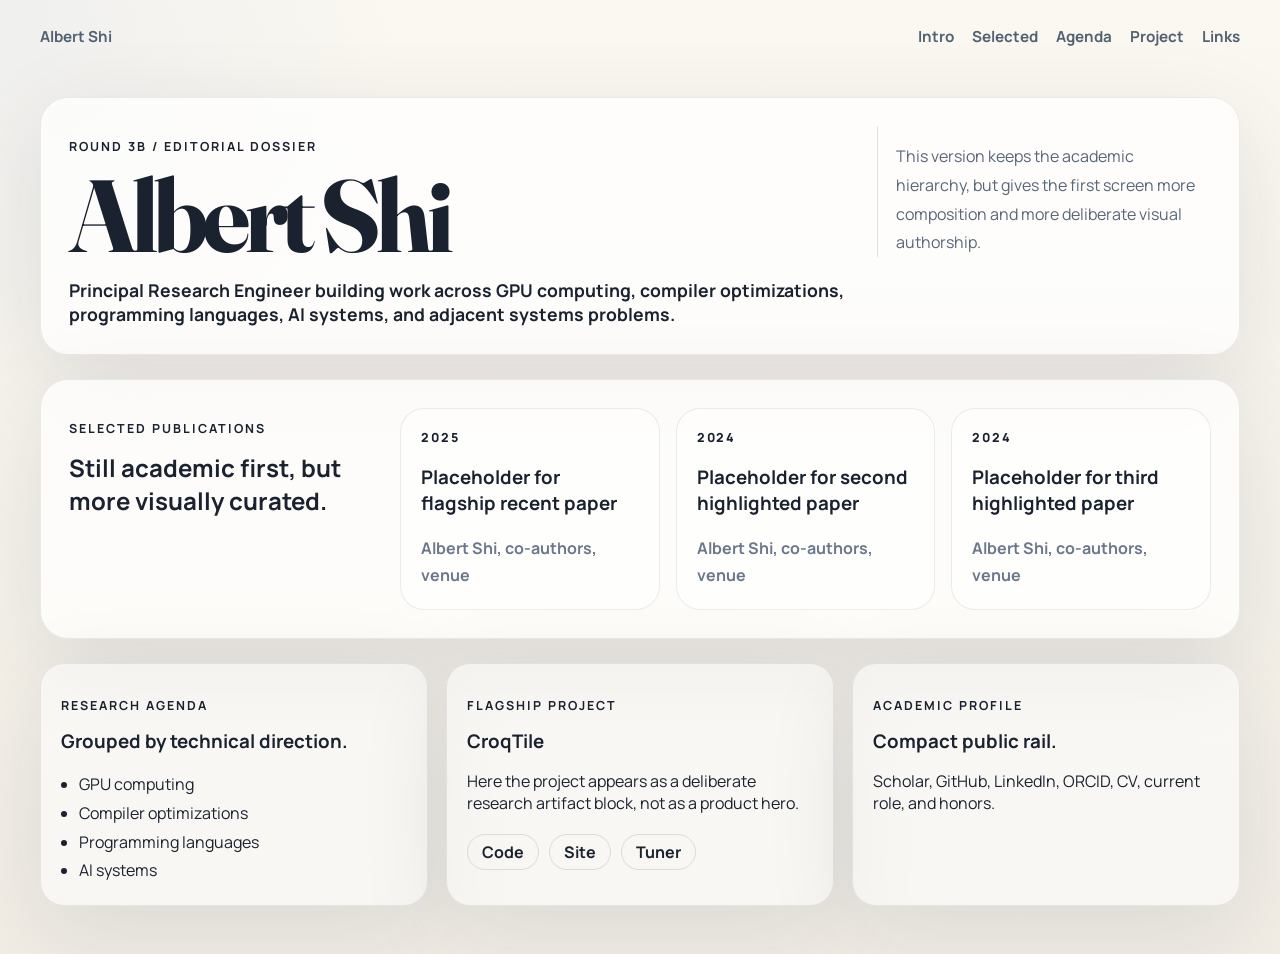
<file: round3-b.html>
<!DOCTYPE html>
<html lang="en">
  <head>
    <meta charset="UTF-8" />
    <meta name="viewport" content="width=device-width, initial-scale=1.0" />
    <title>Albert Shi - Round 3B</title>
    <link rel="preconnect" href="https://fonts.googleapis.com" />
    <link rel="preconnect" href="https://fonts.gstatic.com" crossorigin />
    <link
      href="https://fonts.googleapis.com/css2?family=Manrope:wght@400;500;700;800&family=Fraunces:opsz,wght@9..144,600;9..144,700&display=swap"
      rel="stylesheet"
    />
    <link rel="stylesheet" href="./styles.css" />
  </head>
  <body class="round3b-body">
    <main class="site-shell round3-shell">
      <header class="topbar academic-topbar">
        <a class="brand academic-brand" href="./index.html">Albert Shi</a>
        <nav>
          <a href="#intro-3b">Intro</a>
          <a href="#selected-3b">Selected</a>
          <a href="#agenda-3b">Agenda</a>
          <a href="#project-3b">Project</a>
          <a href="#links-3b">Links</a>
        </nav>
      </header>

      <section class="round3b-hero" id="intro-3b">
        <div class="round3b-heading">
          <p class="eyebrow">Round 3B / Editorial Dossier</p>
          <h1>Albert Shi</h1>
          <p class="round3b-deck">
            Principal Research Engineer building work across GPU computing,
            compiler optimizations, programming languages, AI systems, and
            adjacent systems problems.
          </p>
        </div>
        <div class="round3b-note">
          <p>
            This version keeps the academic hierarchy, but gives the first screen
            more composition and more deliberate visual authorship.
          </p>
        </div>
      </section>

      <section class="round3b-featureband" id="selected-3b">
        <div class="round3b-left">
          <p class="eyebrow">Selected Publications</p>
          <h2>Still academic first, but more visually curated.</h2>
        </div>
        <div class="round3b-right">
          <article>
            <span>2025</span>
            <h3>Placeholder for flagship recent paper</h3>
            <p class="citation-meta">Albert Shi, co-authors, venue</p>
          </article>
          <article>
            <span>2024</span>
            <h3>Placeholder for second highlighted paper</h3>
            <p class="citation-meta">Albert Shi, co-authors, venue</p>
          </article>
          <article>
            <span>2024</span>
            <h3>Placeholder for third highlighted paper</h3>
            <p class="citation-meta">Albert Shi, co-authors, venue</p>
          </article>
        </div>
      </section>

      <section class="round3b-columns">
        <div class="round3b-column" id="agenda-3b">
          <p class="eyebrow">Research Agenda</p>
          <h3>Grouped by technical direction.</h3>
          <ul>
            <li>GPU computing</li>
            <li>Compiler optimizations</li>
            <li>Programming languages</li>
            <li>AI systems</li>
          </ul>
        </div>
        <div class="round3b-column" id="project-3b">
          <p class="eyebrow">Flagship Project</p>
          <h3>CroqTile</h3>
          <p>
            Here the project appears as a deliberate research artifact block,
            not as a product hero.
          </p>
          <div class="round3a-links small-links">
            <a href="https://github.com/LancerLab/croqtile">Code</a>
            <a href="https://lancerlab.github.io/croqtile-website/en/">Site</a>
            <a href="https://github.com/LancerLab/croqtile-tuner">Tuner</a>
          </div>
        </div>
        <div class="round3b-column" id="links-3b">
          <p class="eyebrow">Academic Profile</p>
          <h3>Compact public rail.</h3>
          <p>Scholar, GitHub, LinkedIn, ORCID, CV, current role, and honors.</p>
        </div>
      </section>
    </main>
  </body>
</html>
</file>
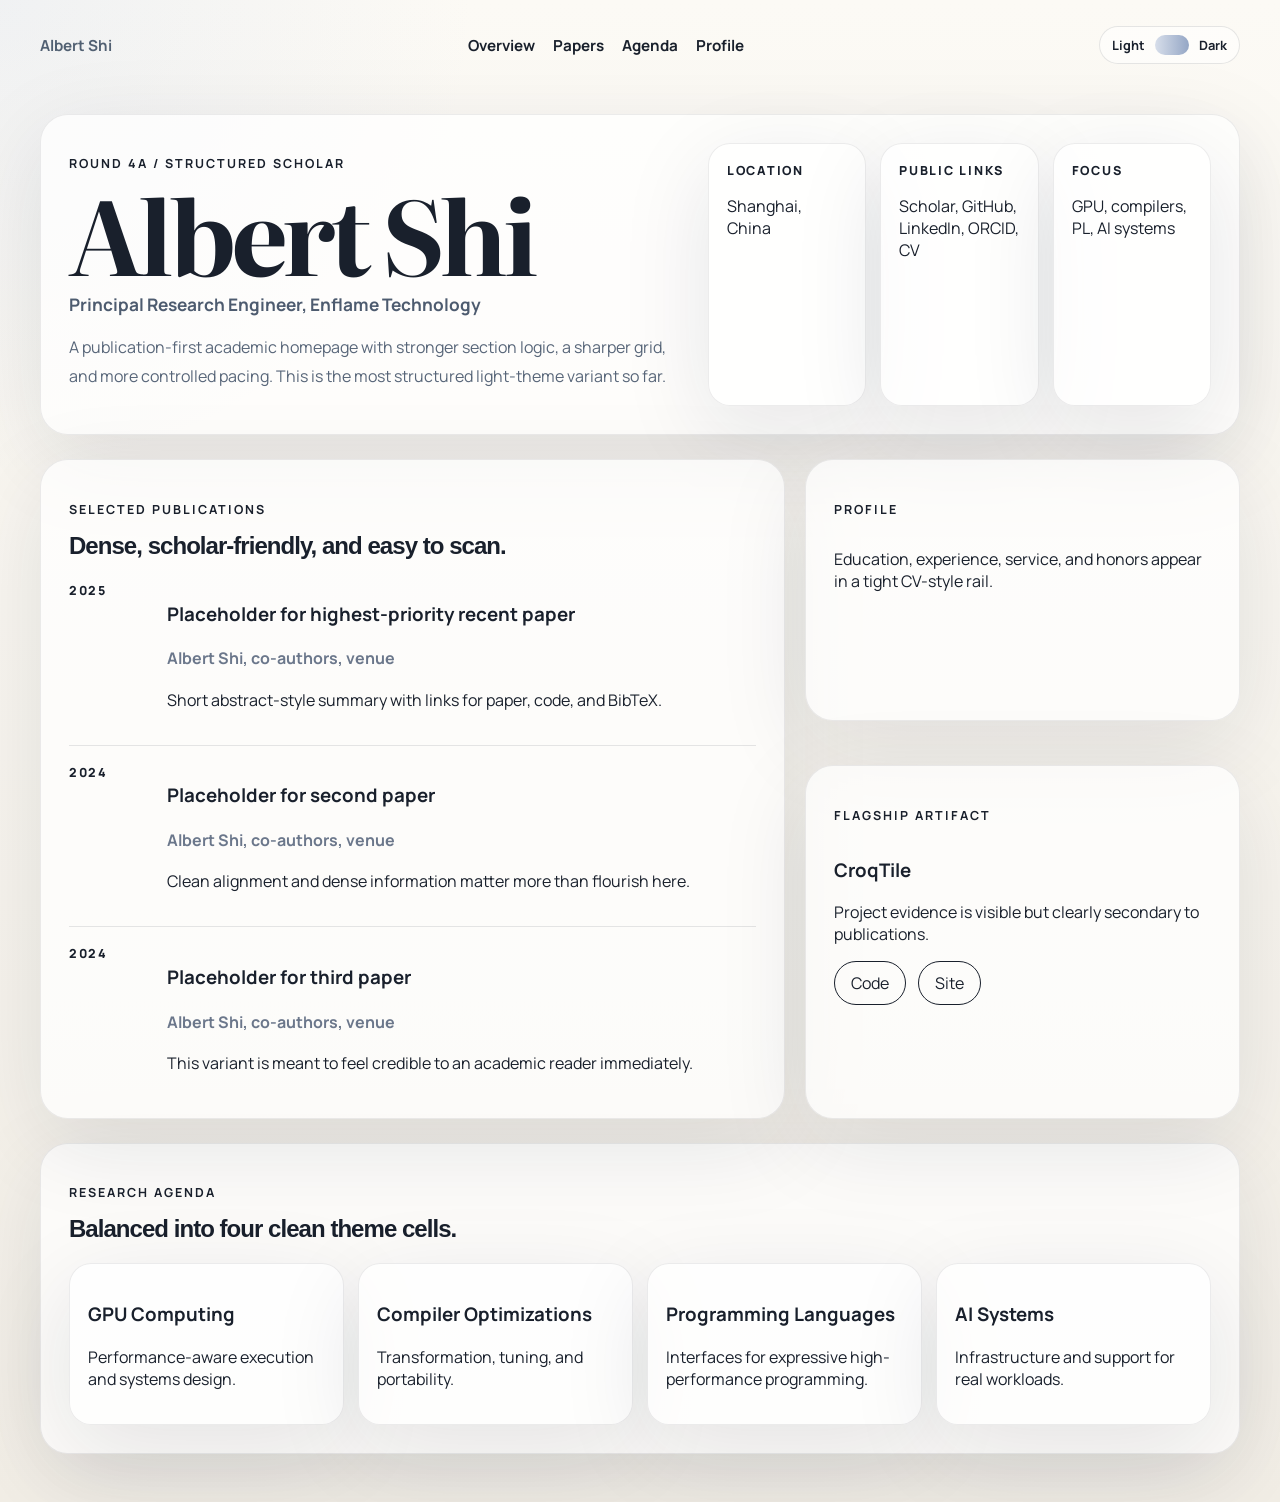
<file: round4-a.html>
<!DOCTYPE html>
<html lang="en">
  <head>
    <meta charset="UTF-8" />
    <meta name="viewport" content="width=device-width, initial-scale=1.0" />
    <title>Albert Shi - Round 4A</title>
    <link rel="preconnect" href="https://fonts.googleapis.com" />
    <link rel="preconnect" href="https://fonts.gstatic.com" crossorigin />
    <link
      href="https://fonts.googleapis.com/css2?family=Manrope:wght@400;500;700;800&family=Literata:opsz,wght@7..72,600;7..72,700&display=swap"
      rel="stylesheet"
    />
    <link rel="stylesheet" href="./styles.css" />
  </head>
  <body class="round4-body">
    <main class="site-shell round4-shell">
      <header class="topbar round4-topbar">
        <a class="brand academic-brand" href="./index.html">Albert Shi</a>
        <nav>
          <a href="#overview-4a">Overview</a>
          <a href="#papers-4a">Papers</a>
          <a href="#agenda-4a">Agenda</a>
          <a href="#profile-4a">Profile</a>
        </nav>
        <div class="theme-toggle-mock">
          <span>Light</span>
          <button type="button" aria-label="Theme toggle placeholder"></button>
          <span>Dark</span>
        </div>
      </header>

      <section class="round4-hero round4-hero-a" id="overview-4a">
        <div>
          <p class="eyebrow">Round 4A / Structured Scholar</p>
          <h1>Albert Shi</h1>
          <p class="round4-role">Principal Research Engineer, Enflame Technology</p>
          <p class="round4-summary">
            A publication-first academic homepage with stronger section logic,
            a sharper grid, and more controlled pacing. This is the most
            structured light-theme variant so far.
          </p>
        </div>
        <div class="round4-facts">
          <article>
            <span>Location</span>
            <p>Shanghai, China</p>
          </article>
          <article>
            <span>Public Links</span>
            <p>Scholar, GitHub, LinkedIn, ORCID, CV</p>
          </article>
          <article>
            <span>Focus</span>
            <p>GPU, compilers, PL, AI systems</p>
          </article>
        </div>
      </section>

      <section class="round4-grid-a">
        <section class="round4-panel" id="papers-4a">
          <div class="section-heading academic-heading">
            <p class="eyebrow">Selected Publications</p>
            <h2>Dense, scholar-friendly, and easy to scan.</h2>
          </div>
          <div class="round4-citation-list">
            <article>
              <span>2025</span>
              <div>
                <h3>Placeholder for highest-priority recent paper</h3>
                <p class="citation-meta">Albert Shi, co-authors, venue</p>
                <p>Short abstract-style summary with links for paper, code, and BibTeX.</p>
              </div>
            </article>
            <article>
              <span>2024</span>
              <div>
                <h3>Placeholder for second paper</h3>
                <p class="citation-meta">Albert Shi, co-authors, venue</p>
                <p>Clean alignment and dense information matter more than flourish here.</p>
              </div>
            </article>
            <article>
              <span>2024</span>
              <div>
                <h3>Placeholder for third paper</h3>
                <p class="citation-meta">Albert Shi, co-authors, venue</p>
                <p>This variant is meant to feel credible to an academic reader immediately.</p>
              </div>
            </article>
          </div>
        </section>

        <aside class="round4-side-a" id="profile-4a">
          <section class="round4-panel compact-panel">
            <p class="eyebrow">Profile</p>
            <p>Education, experience, service, and honors appear in a tight CV-style rail.</p>
          </section>
          <section class="round4-panel compact-panel">
            <p class="eyebrow">Flagship Artifact</p>
            <h3>CroqTile</h3>
            <p>Project evidence is visible but clearly secondary to publications.</p>
            <div class="link-row">
              <a href="https://github.com/LancerLab/croqtile">Code</a>
              <a href="https://lancerlab.github.io/croqtile-website/en/">Site</a>
            </div>
          </section>
        </aside>
      </section>

      <section class="round4-panel" id="agenda-4a">
        <div class="section-heading academic-heading">
          <p class="eyebrow">Research Agenda</p>
          <h2>Balanced into four clean theme cells.</h2>
        </div>
        <div class="round4-theme-grid">
          <article><h3>GPU Computing</h3><p>Performance-aware execution and systems design.</p></article>
          <article><h3>Compiler Optimizations</h3><p>Transformation, tuning, and portability.</p></article>
          <article><h3>Programming Languages</h3><p>Interfaces for expressive high-performance programming.</p></article>
          <article><h3>AI Systems</h3><p>Infrastructure and support for real workloads.</p></article>
        </div>
      </section>
    </main>
  </body>
</html>
</file>
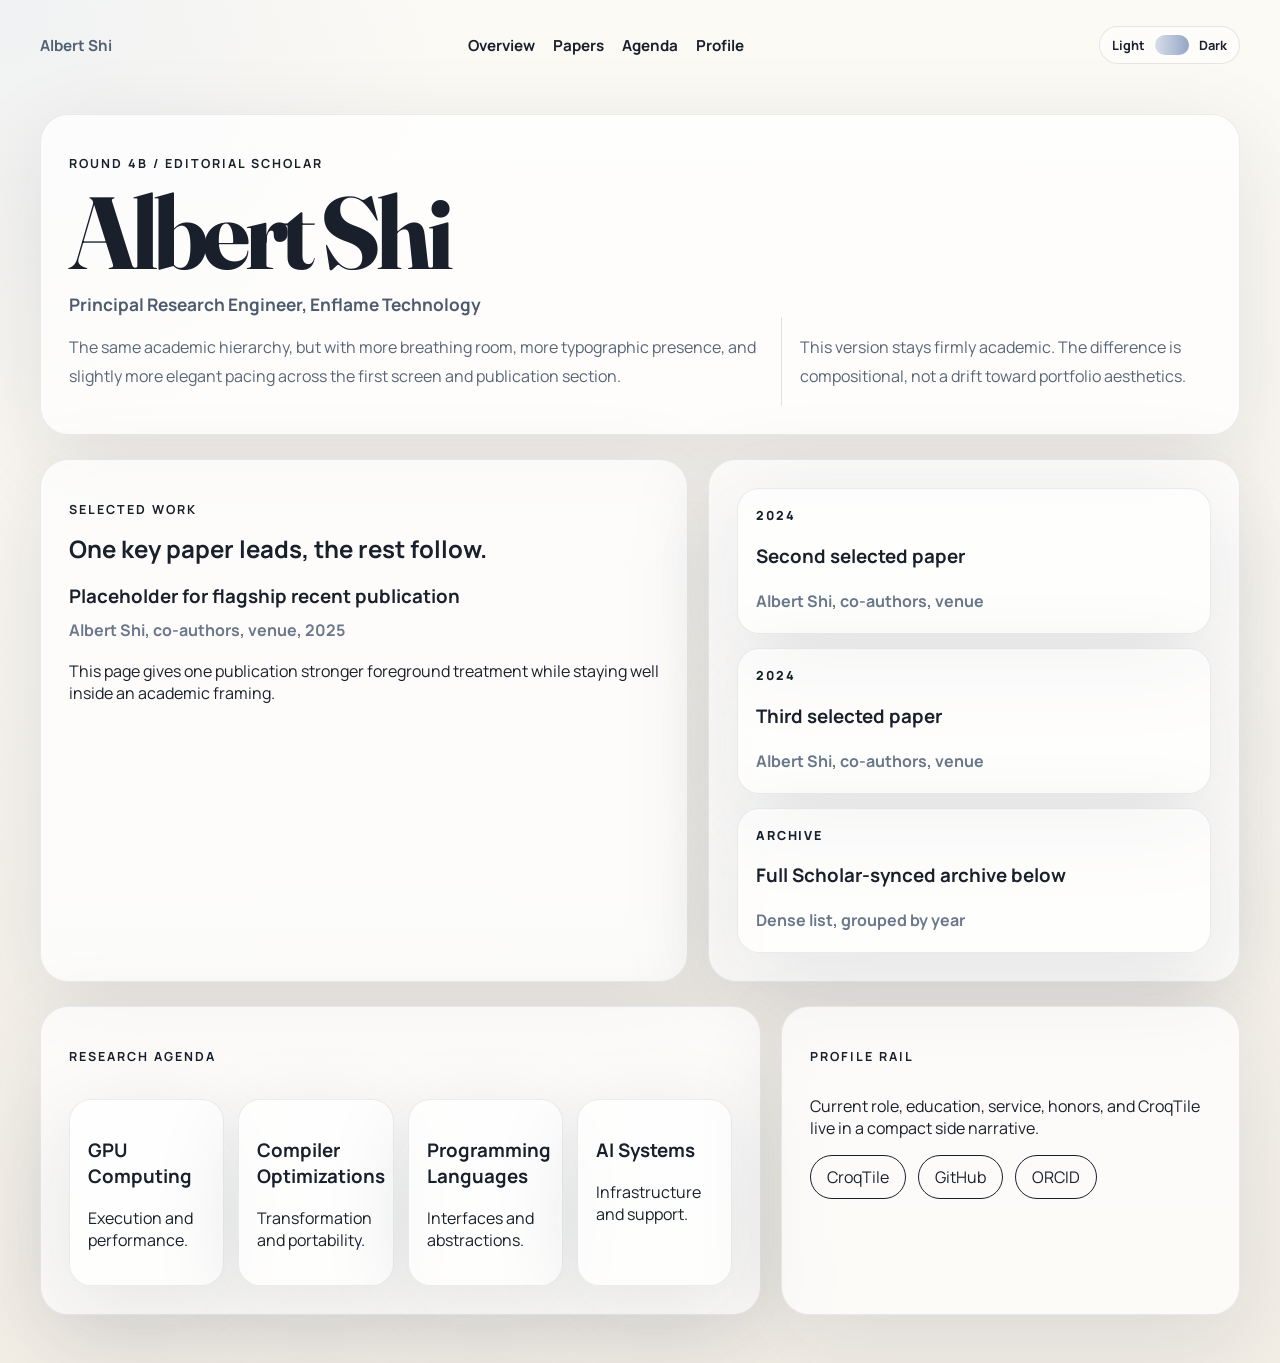
<file: round4-b.html>
<!DOCTYPE html>
<html lang="en">
  <head>
    <meta charset="UTF-8" />
    <meta name="viewport" content="width=device-width, initial-scale=1.0" />
    <title>Albert Shi - Round 4B</title>
    <link rel="preconnect" href="https://fonts.googleapis.com" />
    <link rel="preconnect" href="https://fonts.gstatic.com" crossorigin />
    <link
      href="https://fonts.googleapis.com/css2?family=Manrope:wght@400;500;700;800&family=Fraunces:opsz,wght@9..144,600;9..144,700&display=swap"
      rel="stylesheet"
    />
    <link rel="stylesheet" href="./styles.css" />
  </head>
  <body class="round4-body">
    <main class="site-shell round4-shell">
      <header class="topbar round4-topbar">
        <a class="brand academic-brand" href="./index.html">Albert Shi</a>
        <nav>
          <a href="#overview-4b">Overview</a>
          <a href="#papers-4b">Papers</a>
          <a href="#agenda-4b">Agenda</a>
          <a href="#profile-4b">Profile</a>
        </nav>
        <div class="theme-toggle-mock">
          <span>Light</span>
          <button type="button" aria-label="Theme toggle placeholder"></button>
          <span>Dark</span>
        </div>
      </header>

      <section class="round4-hero round4-hero-b" id="overview-4b">
        <div class="round4-hero-copy">
          <p class="eyebrow">Round 4B / Editorial Scholar</p>
          <h1>Albert Shi</h1>
          <p class="round4-role">Principal Research Engineer, Enflame Technology</p>
          <p class="round4-summary">
            The same academic hierarchy, but with more breathing room, more
            typographic presence, and slightly more elegant pacing across the
            first screen and publication section.
          </p>
        </div>
        <div class="round4-callout">
          <p>
            This version stays firmly academic. The difference is compositional,
            not a drift toward portfolio aesthetics.
          </p>
        </div>
      </section>

      <section class="round4-editorial-layout">
        <section class="round4-panel feature-paper" id="papers-4b">
          <p class="eyebrow">Selected Work</p>
          <h2>One key paper leads, the rest follow.</h2>
          <h3>Placeholder for flagship recent publication</h3>
          <p class="citation-meta">Albert Shi, co-authors, venue, 2025</p>
          <p>
            This page gives one publication stronger foreground treatment while
            staying well inside an academic framing.
          </p>
        </section>

        <section class="round4-panel secondary-papers">
          <article>
            <span>2024</span>
            <h3>Second selected paper</h3>
            <p class="citation-meta">Albert Shi, co-authors, venue</p>
          </article>
          <article>
            <span>2024</span>
            <h3>Third selected paper</h3>
            <p class="citation-meta">Albert Shi, co-authors, venue</p>
          </article>
          <article>
            <span>Archive</span>
            <h3>Full Scholar-synced archive below</h3>
            <p class="citation-meta">Dense list, grouped by year</p>
          </article>
        </section>
      </section>

      <section class="round4-lower-grid">
        <section class="round4-panel" id="agenda-4b">
          <p class="eyebrow">Research Agenda</p>
          <div class="round4-theme-grid editorial-grid">
            <article><h3>GPU Computing</h3><p>Execution and performance.</p></article>
            <article><h3>Compiler Optimizations</h3><p>Transformation and portability.</p></article>
            <article><h3>Programming Languages</h3><p>Interfaces and abstractions.</p></article>
            <article><h3>AI Systems</h3><p>Infrastructure and support.</p></article>
          </div>
        </section>
        <section class="round4-panel" id="profile-4b">
          <p class="eyebrow">Profile Rail</p>
          <p>Current role, education, service, honors, and CroqTile live in a compact side narrative.</p>
          <div class="link-row">
            <a href="https://github.com/LancerLab/croqtile">CroqTile</a>
            <a href="https://github.com/codes1gn">GitHub</a>
            <a href="https://orcid.org/0000-0002-1779-9221">ORCID</a>
          </div>
        </section>
      </section>
    </main>
  </body>
</html>
</file>
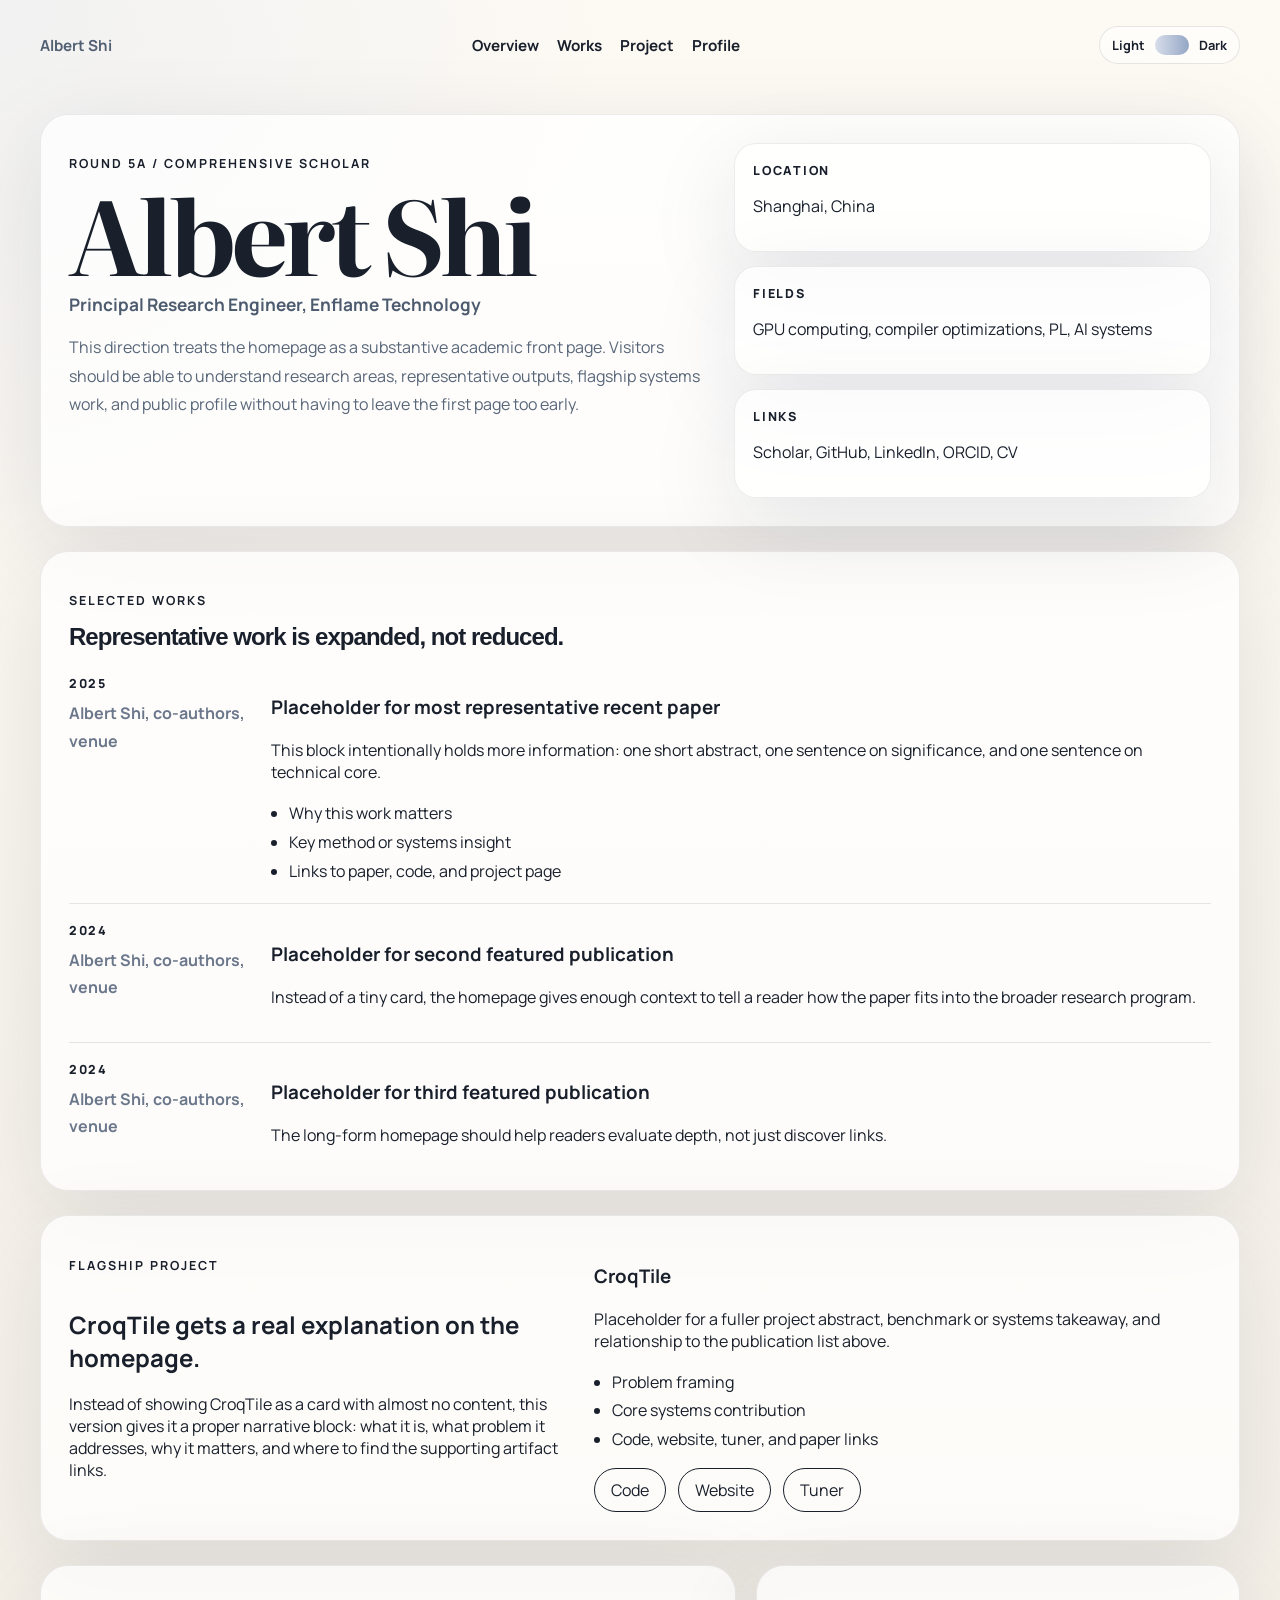
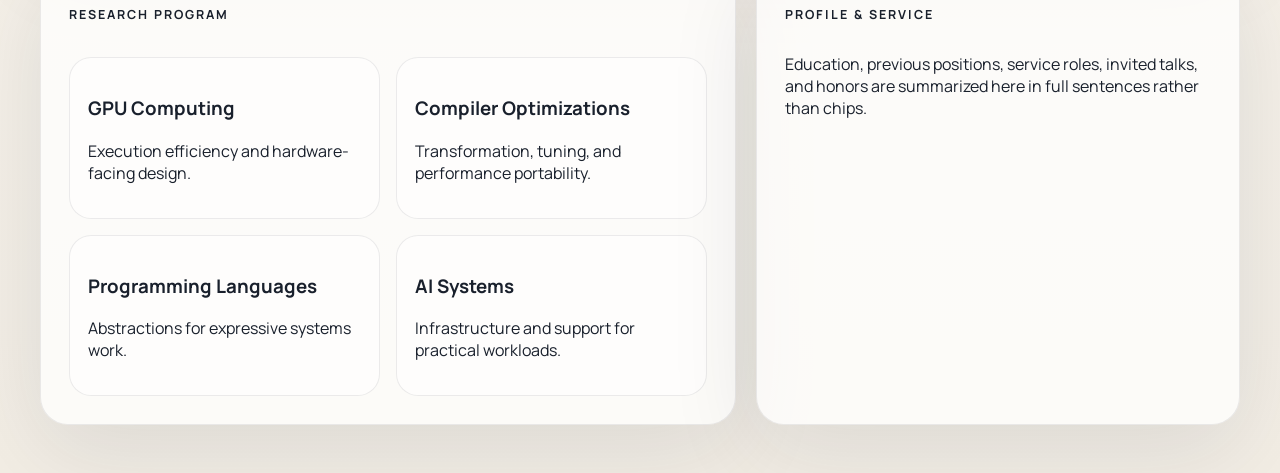
<file: round5-a.html>
<!DOCTYPE html>
<html lang="en">
  <head>
    <meta charset="UTF-8" />
    <meta name="viewport" content="width=device-width, initial-scale=1.0" />
    <title>Albert Shi - Round 5A</title>
    <link rel="preconnect" href="https://fonts.googleapis.com" />
    <link rel="preconnect" href="https://fonts.gstatic.com" crossorigin />
    <link
      href="https://fonts.googleapis.com/css2?family=Manrope:wght@400;500;700;800&family=Literata:opsz,wght@7..72,600;7..72,700&display=swap"
      rel="stylesheet"
    />
    <link rel="stylesheet" href="./styles.css" />
  </head>
  <body class="round5-body">
    <main class="site-shell round5-shell">
      <header class="topbar round4-topbar">
        <a class="brand academic-brand" href="./index.html">Albert Shi</a>
        <nav>
          <a href="#overview-5a">Overview</a>
          <a href="#works-5a">Works</a>
          <a href="#project-5a">Project</a>
          <a href="#profile-5a">Profile</a>
        </nav>
        <div class="theme-toggle-mock">
          <span>Light</span>
          <button type="button" aria-label="Theme toggle placeholder"></button>
          <span>Dark</span>
        </div>
      </header>

      <section class="round5-hero" id="overview-5a">
        <div>
          <p class="eyebrow">Round 5A / Comprehensive Scholar</p>
          <h1>Albert Shi</h1>
          <p class="round4-role">Principal Research Engineer, Enflame Technology</p>
          <p class="round5-summary">
            This direction treats the homepage as a substantive academic front
            page. Visitors should be able to understand research areas,
            representative outputs, flagship systems work, and public profile
            without having to leave the first page too early.
          </p>
        </div>
        <div class="round5-intro-rail">
          <article><span>Location</span><p>Shanghai, China</p></article>
          <article><span>Fields</span><p>GPU computing, compiler optimizations, PL, AI systems</p></article>
          <article><span>Links</span><p>Scholar, GitHub, LinkedIn, ORCID, CV</p></article>
        </div>
      </section>

      <section class="round5-panel" id="works-5a">
        <div class="section-heading academic-heading">
          <p class="eyebrow">Selected Works</p>
          <h2>Representative work is expanded, not reduced.</h2>
        </div>
        <div class="round5-work-list">
          <article>
            <div class="round5-work-meta">
              <span>2025</span>
              <p class="citation-meta">Albert Shi, co-authors, venue</p>
            </div>
            <div>
              <h3>Placeholder for most representative recent paper</h3>
              <p>
                This block intentionally holds more information: one short abstract,
                one sentence on significance, and one sentence on technical core.
              </p>
              <ul>
                <li>Why this work matters</li>
                <li>Key method or systems insight</li>
                <li>Links to paper, code, and project page</li>
              </ul>
            </div>
          </article>
          <article>
            <div class="round5-work-meta">
              <span>2024</span>
              <p class="citation-meta">Albert Shi, co-authors, venue</p>
            </div>
            <div>
              <h3>Placeholder for second featured publication</h3>
              <p>
                Instead of a tiny card, the homepage gives enough context to tell
                a reader how the paper fits into the broader research program.
              </p>
            </div>
          </article>
          <article>
            <div class="round5-work-meta">
              <span>2024</span>
              <p class="citation-meta">Albert Shi, co-authors, venue</p>
            </div>
            <div>
              <h3>Placeholder for third featured publication</h3>
              <p>
                The long-form homepage should help readers evaluate depth, not
                just discover links.
              </p>
            </div>
          </article>
        </div>
      </section>

      <section class="round5-panel round5-project-panel" id="project-5a">
        <div>
          <p class="eyebrow">Flagship Project</p>
          <h2>CroqTile gets a real explanation on the homepage.</h2>
          <p>
            Instead of showing CroqTile as a card with almost no content, this
            version gives it a proper narrative block: what it is, what problem
            it addresses, why it matters, and where to find the supporting
            artifact links.
          </p>
        </div>
        <div class="round5-project-details">
          <h3>CroqTile</h3>
          <p>
            Placeholder for a fuller project abstract, benchmark or systems
            takeaway, and relationship to the publication list above.
          </p>
          <ul>
            <li>Problem framing</li>
            <li>Core systems contribution</li>
            <li>Code, website, tuner, and paper links</li>
          </ul>
          <div class="link-row">
            <a href="https://github.com/LancerLab/croqtile">Code</a>
            <a href="https://lancerlab.github.io/croqtile-website/en/">Website</a>
            <a href="https://github.com/LancerLab/croqtile-tuner">Tuner</a>
          </div>
        </div>
      </section>

      <section class="round5-lower-grid" id="profile-5a">
        <section class="round5-panel">
          <p class="eyebrow">Research Program</p>
          <div class="round5-theme-grid">
            <article><h3>GPU Computing</h3><p>Execution efficiency and hardware-facing design.</p></article>
            <article><h3>Compiler Optimizations</h3><p>Transformation, tuning, and performance portability.</p></article>
            <article><h3>Programming Languages</h3><p>Abstractions for expressive systems work.</p></article>
            <article><h3>AI Systems</h3><p>Infrastructure and support for practical workloads.</p></article>
          </div>
        </section>
        <section class="round5-panel">
          <p class="eyebrow">Profile & Service</p>
          <p>Education, previous positions, service roles, invited talks, and honors are summarized here in full sentences rather than chips.</p>
        </section>
      </section>
    </main>
  </body>
</html>
</file>
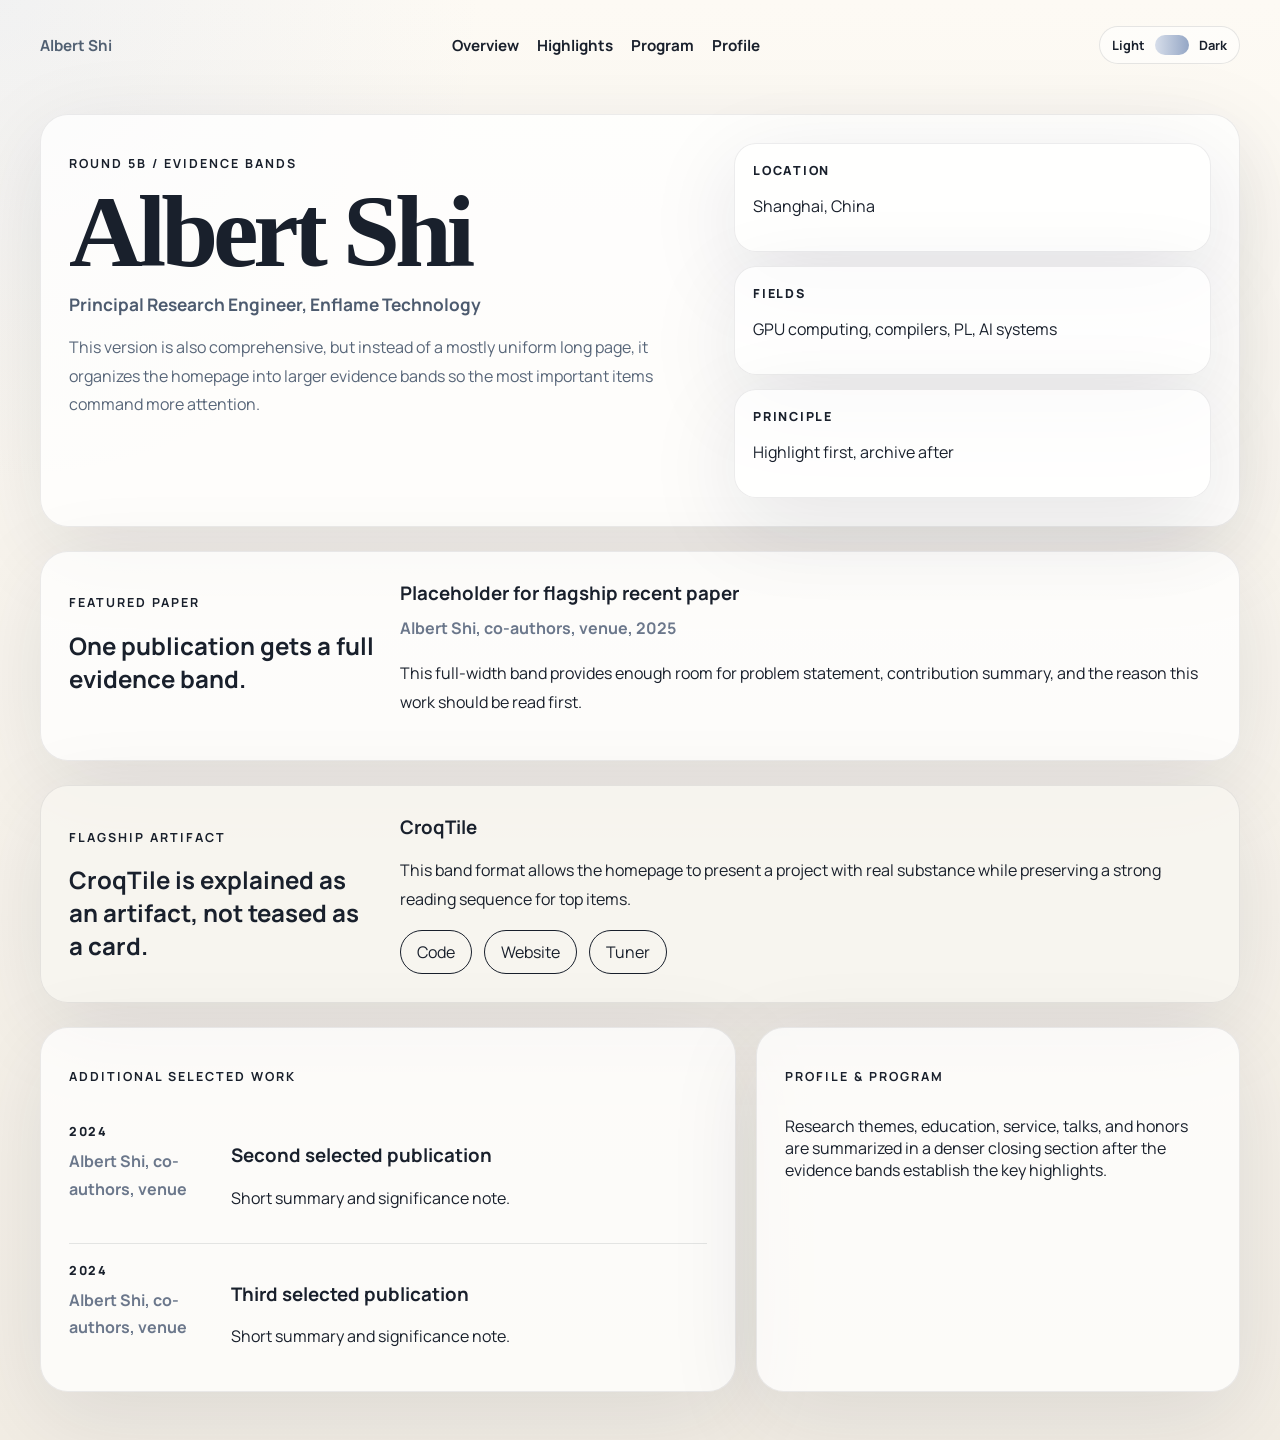
<file: round5-b.html>
<!DOCTYPE html>
<html lang="en">
  <head>
    <meta charset="UTF-8" />
    <meta name="viewport" content="width=device-width, initial-scale=1.0" />
    <title>Albert Shi - Round 5B</title>
    <link rel="preconnect" href="https://fonts.googleapis.com" />
    <link rel="preconnect" href="https://fonts.gstatic.com" crossorigin />
    <link
      href="https://fonts.googleapis.com/css2?family=Manrope:wght@400;500;700;800&family=Fraunces:opsz,wght@9..144,600;9..144,700&display=swap"
      rel="stylesheet"
    />
    <link rel="stylesheet" href="./styles.css" />
  </head>
  <body class="round5-body">
    <main class="site-shell round5-shell">
      <header class="topbar round4-topbar">
        <a class="brand academic-brand" href="./index.html">Albert Shi</a>
        <nav>
          <a href="#overview-5b">Overview</a>
          <a href="#bands-5b">Highlights</a>
          <a href="#program-5b">Program</a>
          <a href="#profile-5b">Profile</a>
        </nav>
        <div class="theme-toggle-mock">
          <span>Light</span>
          <button type="button" aria-label="Theme toggle placeholder"></button>
          <span>Dark</span>
        </div>
      </header>

      <section class="round5-hero" id="overview-5b">
        <div>
          <p class="eyebrow">Round 5B / Evidence Bands</p>
          <h1>Albert Shi</h1>
          <p class="round4-role">Principal Research Engineer, Enflame Technology</p>
          <p class="round5-summary">
            This version is also comprehensive, but instead of a mostly uniform
            long page, it organizes the homepage into larger evidence bands so
            the most important items command more attention.
          </p>
        </div>
        <div class="round5-intro-rail">
          <article><span>Location</span><p>Shanghai, China</p></article>
          <article><span>Fields</span><p>GPU computing, compilers, PL, AI systems</p></article>
          <article><span>Principle</span><p>Highlight first, archive after</p></article>
        </div>
      </section>

      <section class="round5-band" id="bands-5b">
        <div class="round5-band-intro">
          <p class="eyebrow">Featured Paper</p>
          <h2>One publication gets a full evidence band.</h2>
        </div>
        <div class="round5-band-content">
          <h3>Placeholder for flagship recent paper</h3>
          <p class="citation-meta">Albert Shi, co-authors, venue, 2025</p>
          <p>
            This full-width band provides enough room for problem statement,
            contribution summary, and the reason this work should be read first.
          </p>
        </div>
      </section>

      <section class="round5-band alt-band">
        <div class="round5-band-intro">
          <p class="eyebrow">Flagship Artifact</p>
          <h2>CroqTile is explained as an artifact, not teased as a card.</h2>
        </div>
        <div class="round5-band-content">
          <h3>CroqTile</h3>
          <p>
            This band format allows the homepage to present a project with real
            substance while preserving a strong reading sequence for top items.
          </p>
          <div class="link-row">
            <a href="https://github.com/LancerLab/croqtile">Code</a>
            <a href="https://lancerlab.github.io/croqtile-website/en/">Website</a>
            <a href="https://github.com/LancerLab/croqtile-tuner">Tuner</a>
          </div>
        </div>
      </section>

      <section class="round5-lower-grid" id="program-5b">
        <section class="round5-panel">
          <p class="eyebrow">Additional Selected Work</p>
          <div class="round5-work-list compact-work-list">
            <article>
              <div class="round5-work-meta"><span>2024</span><p class="citation-meta">Albert Shi, co-authors, venue</p></div>
              <div><h3>Second selected publication</h3><p>Short summary and significance note.</p></div>
            </article>
            <article>
              <div class="round5-work-meta"><span>2024</span><p class="citation-meta">Albert Shi, co-authors, venue</p></div>
              <div><h3>Third selected publication</h3><p>Short summary and significance note.</p></div>
            </article>
          </div>
        </section>
        <section class="round5-panel" id="profile-5b">
          <p class="eyebrow">Profile & Program</p>
          <p>Research themes, education, service, talks, and honors are summarized in a denser closing section after the evidence bands establish the key highlights.</p>
        </section>
      </section>
    </main>
  </body>
</html>
</file>
<file: styles.css>
:root {
  color-scheme: light;
  --bg-light: #f3f1ec;
  --bg-paper: rgba(255, 255, 255, 0.72);
  --bg-dark: #0d1117;
  --panel-dark: rgba(15, 22, 33, 0.88);
  --ink: #101521;
  --muted: #556072;
  --line: rgba(16, 21, 33, 0.12);
  --accent: #2a6cf0;
  --accent-soft: rgba(42, 108, 240, 0.14);
  --copper: #b46a3c;
  --glow: rgba(85, 149, 255, 0.18);
  --dark-ink: #eff5ff;
  --dark-muted: #8f9db2;
  --dark-line: rgba(177, 197, 227, 0.16);
  --dark-accent: #7cb2ff;
  --dark-accent-soft: rgba(124, 178, 255, 0.12);
  --max-width: 1200px;
  --shadow-soft: 0 24px 90px rgba(19, 33, 56, 0.1);
  --shadow-dark: 0 24px 90px rgba(0, 0, 0, 0.28);
}

* {
  box-sizing: border-box;
}

html {
  scroll-behavior: smooth;
}

body {
  margin: 0;
  font-family: "Manrope", sans-serif;
}

a {
  color: inherit;
  text-decoration: none;
}

.selector-body {
  min-height: 100vh;
  color: var(--ink);
  background:
    radial-gradient(circle at top left, rgba(42, 108, 240, 0.18), transparent 28%),
    radial-gradient(circle at bottom right, rgba(180, 106, 60, 0.12), transparent 26%),
    linear-gradient(180deg, #f8f6f2 0%, #ece8df 100%);
}

.selector-shell,
.site-shell {
  width: min(calc(100% - 32px), var(--max-width));
  margin: 0 auto;
}

.selector-shell {
  padding: 72px 0 96px;
}

.selector-hero {
  max-width: 760px;
  margin-bottom: 40px;
}

.selector-hero h1,
.hero h1,
.section-heading h2,
.footer h2,
.bio-card h2,
.feature-copy h2,
.papers-panel h2 {
  margin: 0;
  font-family: "Space Grotesk", sans-serif;
  font-weight: 700;
  letter-spacing: -0.04em;
}

.selector-hero h1 {
  font-size: clamp(2.9rem, 6vw, 5rem);
  line-height: 0.95;
}

.selector-copy,
.lede,
.feature-copy p,
.paper-card p,
.archive-table p,
.stack-row p,
.signal-card p,
.bio-card p,
.timeline-list p,
.dashboard-grid p,
.archive-columns p,
.recent-strip p {
  color: var(--muted);
  line-height: 1.7;
}

.selector-grid {
  display: grid;
  grid-template-columns: repeat(2, minmax(0, 1fr));
  gap: 24px;
}

.selector-archive {
  margin-top: 28px;
  padding: 24px 28px;
  border-radius: 24px;
  border: 1px solid rgba(16, 21, 33, 0.08);
  background: rgba(255, 255, 255, 0.5);
}

.archive-links {
  display: flex;
  flex-wrap: wrap;
  gap: 12px;
}

.archive-links a {
  display: inline-flex;
  min-height: 42px;
  align-items: center;
  padding: 0 16px;
  border-radius: 999px;
  border: 1px solid rgba(16, 21, 33, 0.16);
}

.selector-card {
  position: relative;
  overflow: hidden;
  min-height: 420px;
  padding: 28px;
  border-radius: 28px;
  border: 1px solid rgba(16, 21, 33, 0.08);
  box-shadow: var(--shadow-soft);
}

.selector-card::before {
  content: "";
  position: absolute;
  inset: 0;
  pointer-events: none;
}

.selector-card-a {
  background:
    linear-gradient(145deg, rgba(255, 255, 255, 0.86), rgba(248, 246, 241, 0.9)),
    var(--bg-paper);
}

.selector-card-a::before {
  background:
    linear-gradient(135deg, rgba(42, 108, 240, 0.15), transparent 42%),
    repeating-linear-gradient(
      90deg,
      transparent 0,
      transparent 18px,
      rgba(16, 21, 33, 0.03) 18px,
      rgba(16, 21, 33, 0.03) 19px
    );
}

.selector-card-b {
  color: var(--dark-ink);
  background:
    radial-gradient(circle at top, rgba(124, 178, 255, 0.14), transparent 32%),
    linear-gradient(180deg, #0f141e 0%, #0a0d13 100%);
}

.selector-card-b::before {
  background:
    linear-gradient(180deg, rgba(124, 178, 255, 0.1), transparent 30%),
    repeating-linear-gradient(
      0deg,
      transparent 0,
      transparent 14px,
      rgba(177, 197, 227, 0.05) 14px,
      rgba(177, 197, 227, 0.05) 15px
    );
}

.selector-badge,
.eyebrow,
.feature-label {
  display: inline-flex;
  align-items: center;
  gap: 8px;
  margin-bottom: 14px;
  font-size: 0.78rem;
  font-weight: 700;
  letter-spacing: 0.16em;
  text-transform: uppercase;
}

.selector-card ul,
.feature-card ul {
  margin: 18px 0 28px;
  padding-left: 18px;
  color: inherit;
  line-height: 1.8;
}

.selector-card a,
.primary-link,
.secondary-link,
.link-row a,
.text-link,
.contact-links a,
.signal-links a {
  display: inline-flex;
  align-items: center;
  justify-content: center;
  min-height: 44px;
  padding: 0 16px;
  border-radius: 999px;
  border: 1px solid currentColor;
  transition: transform 180ms ease, background-color 180ms ease, opacity 180ms ease;
}

.selector-card a:hover,
.primary-link:hover,
.secondary-link:hover,
.link-row a:hover,
.text-link:hover,
.contact-links a:hover,
.signal-links a:hover {
  transform: translateY(-2px);
}

.concept-a-body {
  position: relative;
  color: var(--ink);
  background:
    radial-gradient(circle at top left, rgba(42, 108, 240, 0.12), transparent 28%),
    linear-gradient(180deg, #f7f4ee 0%, #eeebe4 100%);
}

.grain {
  position: fixed;
  inset: 0;
  pointer-events: none;
  opacity: 0.26;
  background-image:
    linear-gradient(rgba(255, 255, 255, 0.08), rgba(255, 255, 255, 0.08)),
    radial-gradient(circle, rgba(16, 21, 33, 0.06) 1px, transparent 1px);
  background-size: auto, 10px 10px;
  mix-blend-mode: soft-light;
}

.concept-a-shell,
.concept-b-shell {
  padding-bottom: 56px;
}

.topbar {
  display: flex;
  align-items: center;
  justify-content: space-between;
  padding: 26px 0;
}

.topbar nav {
  display: flex;
  flex-wrap: wrap;
  gap: 18px;
}

.topbar nav a,
.brand {
  font-size: 0.95rem;
  font-weight: 700;
}

.topbar-light nav a {
  color: var(--muted);
}

.hero {
  display: grid;
  gap: 28px;
}

.hero-a {
  grid-template-columns: minmax(0, 1.5fr) minmax(320px, 0.8fr);
  align-items: end;
  padding: 32px 0 42px;
}

.hero-copy h1 {
  max-width: 780px;
  font-size: clamp(3.4rem, 7vw, 6.7rem);
  line-height: 0.92;
}

.hero-copy h1 span {
  color: var(--accent);
}

.hero-copy {
  position: relative;
}

.hero-actions,
.link-row,
.signal-links,
.contact-links {
  display: flex;
  flex-wrap: wrap;
  gap: 12px;
}

.primary-link {
  color: white;
  background: linear-gradient(135deg, var(--accent), #4e87f1);
  border-color: transparent;
}

.secondary-link {
  color: var(--ink);
  background: rgba(255, 255, 255, 0.5);
  border-color: rgba(16, 21, 33, 0.18);
}

.hero-panel,
.band-light,
.feature-card-a,
.paper-card,
.archive-table,
.timeline-band,
.footer-light,
.selector-card-a {
  backdrop-filter: blur(18px);
}

.hero-panel-a,
.band-light,
.feature-card-a,
.archive-table,
.timeline-band,
.footer-light {
  background: rgba(255, 255, 255, 0.58);
  border: 1px solid rgba(16, 21, 33, 0.08);
  box-shadow: var(--shadow-soft);
}

.hero-panel-a {
  padding: 24px;
  border-radius: 30px;
}

.profile-mini,
.bio-card {
  display: flex;
  gap: 16px;
  align-items: center;
}

.avatar-placeholder {
  display: grid;
  place-items: center;
  width: 64px;
  height: 64px;
  border-radius: 18px;
  font-family: "Space Grotesk", sans-serif;
  font-size: 1.25rem;
  font-weight: 700;
  color: var(--ink);
  background: linear-gradient(135deg, rgba(42, 108, 240, 0.18), rgba(180, 106, 60, 0.12));
}

.stats-grid,
.theme-grid,
.paper-grid,
.recent-strip,
.archive-columns,
.dashboard-grid {
  display: grid;
  gap: 18px;
}

.stats-grid {
  grid-template-columns: repeat(2, minmax(0, 1fr));
  margin: 28px 0 0;
}

.stats-grid div,
.theme-grid article,
.paper-card,
.archive-table div,
.timeline-list article,
.dashboard-grid article,
.recent-strip article,
.archive-columns div,
.stack-panel,
.signal-card,
.bio-card,
.footer {
  border-radius: 24px;
}

.stats-grid div dt,
.stack-row span,
.dashboard-grid article span,
.recent-strip article span,
.archive-table span,
.timeline-list span {
  display: block;
  margin-bottom: 10px;
  font-size: 0.78rem;
  font-weight: 700;
  letter-spacing: 0.14em;
  text-transform: uppercase;
}

.stats-grid div dd {
  margin: 0;
  font-weight: 700;
}

.band,
.feature-split,
.publications-block,
.timeline-band,
.dashboard-band,
.papers-panel,
.profile-rail,
.footer {
  margin-top: 24px;
  padding: 28px;
}

.theme-grid {
  grid-template-columns: repeat(2, minmax(0, 1fr));
  margin-top: 26px;
}

.theme-grid article {
  padding: 22px;
  background: rgba(255, 255, 255, 0.48);
  border: 1px solid rgba(16, 21, 33, 0.08);
}

.feature-split {
  display: grid;
  grid-template-columns: minmax(0, 1.15fr) minmax(320px, 0.85fr);
  gap: 24px;
  align-items: stretch;
}

.feature-card-a,
.paper-card,
.archive-table div,
.timeline-list article,
.dashboard-grid article,
.recent-strip article,
.archive-columns div {
  padding: 22px;
}

.feature-card-a {
  background:
    linear-gradient(160deg, rgba(255, 255, 255, 0.8), rgba(233, 239, 251, 0.7)),
    rgba(255, 255, 255, 0.58);
}

.split-heading {
  display: flex;
  align-items: end;
  justify-content: space-between;
  gap: 18px;
}

.paper-grid {
  grid-template-columns: repeat(3, minmax(0, 1fr));
  margin-top: 26px;
}

.paper-card {
  background: rgba(255, 255, 255, 0.72);
  border: 1px solid rgba(16, 21, 33, 0.08);
}

.paper-card.highlight {
  position: relative;
}

.paper-card.highlight::after {
  content: "";
  position: absolute;
  inset: auto 22px 0 22px;
  height: 2px;
  background: linear-gradient(90deg, var(--accent), transparent 80%);
}

.archive-table {
  display: grid;
  grid-template-columns: repeat(3, minmax(0, 1fr));
  gap: 18px;
  margin-top: 18px;
}

.timeline-band {
  display: grid;
  gap: 26px;
}

.timeline-list {
  display: grid;
  grid-template-columns: repeat(3, minmax(0, 1fr));
  gap: 18px;
}

.footer-light {
  display: flex;
  align-items: end;
  justify-content: space-between;
  gap: 20px;
}

.concept-b-body {
  color: var(--dark-ink);
  background:
    radial-gradient(circle at top, rgba(124, 178, 255, 0.15), transparent 24%),
    linear-gradient(180deg, #090c12 0%, #0f1520 100%);
}

.academic-a-body {
  color: #19202c;
  background:
    radial-gradient(circle at top left, rgba(161, 181, 226, 0.16), transparent 26%),
    linear-gradient(180deg, #faf8f3 0%, #f1eee8 100%);
}

.academic-shell {
  padding-bottom: 48px;
}

.academic-topbar nav a,
.academic-brand {
  color: #516072;
}

.academic-hero,
.project-strip,
.agenda-grid,
.scholar-band,
.cv-rail {
  margin-top: 24px;
}

.academic-hero {
  display: grid;
  grid-template-columns: minmax(0, 1.35fr) minmax(320px, 0.65fr);
  gap: 24px;
  align-items: start;
}

.academic-main,
.academic-sidecard,
.scholar-band,
.agenda-grid,
.project-strip,
.cv-rail article {
  background: rgba(255, 255, 255, 0.72);
  border: 1px solid rgba(16, 21, 33, 0.08);
  box-shadow: var(--shadow-soft);
}

.academic-main,
.academic-sidecard,
.scholar-band,
.agenda-grid,
.project-strip {
  padding: 28px;
  border-radius: 28px;
}

.academic-main h1 {
  margin: 0;
  font-family: "Fraunces", serif;
  font-size: clamp(3.8rem, 8vw, 6.6rem);
  line-height: 0.9;
  letter-spacing: -0.05em;
}

.identity-line {
  display: flex;
  flex-wrap: wrap;
  gap: 10px;
  margin: 18px 0;
}

.identity-line span,
.citation-year,
.meta-list span,
.cv-rail span,
.themes-ledger span,
.ledger-grid span,
.academic-b-facts span {
  font-size: 0.78rem;
  font-weight: 800;
  letter-spacing: 0.14em;
  text-transform: uppercase;
}

.identity-line span {
  padding: 9px 12px;
  border-radius: 999px;
  background: rgba(42, 108, 240, 0.08);
}

.academic-summary,
.identity-stack {
  max-width: 780px;
  font-size: 1.05rem;
  line-height: 1.8;
  color: #556072;
}

.academic-sidecard {
  display: grid;
  gap: 22px;
}

.meta-list {
  display: grid;
  gap: 18px;
}

.meta-list p,
.citation-meta,
.archive-inline p,
.project-strip-card p,
.cv-rail p,
.themes-ledger p,
.ledger-grid p,
.artifact-panel p,
.artifact-card p,
.academic-b-facts p,
.dark-meta {
  margin: 8px 0 0;
  line-height: 1.7;
}

.citation-list {
  display: grid;
  gap: 18px;
  margin-top: 24px;
}

.citation-list article {
  display: grid;
  grid-template-columns: 88px minmax(0, 1fr);
  gap: 20px;
  padding-top: 18px;
  border-top: 1px solid rgba(16, 21, 33, 0.1);
}

.citation-list article:first-child {
  padding-top: 0;
  border-top: none;
}

.citation-list h3,
.ledger-grid h3,
.agenda-cards h3,
.themes-ledger h3,
.project-strip-card h3,
.artifact-card h3 {
  margin: 0;
}

.citation-meta {
  color: #6b778b;
  font-weight: 700;
}

.archive-inline {
  display: flex;
  flex-wrap: wrap;
  align-items: center;
  justify-content: space-between;
  gap: 18px;
  margin-top: 18px;
  padding-top: 18px;
  border-top: 1px solid rgba(16, 21, 33, 0.1);
}

.archive-inline a {
  font-weight: 800;
}

.agenda-cards,
.cv-rail,
.themes-ledger,
.ledger-grid,
.profile-ledger {
  display: grid;
  gap: 18px;
}

.agenda-cards,
.themes-ledger,
.ledger-grid,
.profile-ledger {
  grid-template-columns: repeat(2, minmax(0, 1fr));
}

.agenda-cards {
  margin-top: 24px;
}

.agenda-cards article,
.project-strip-card,
.cv-rail article,
.themes-ledger article,
.ledger-grid article,
.artifact-card,
.profile-ledger article {
  padding: 22px;
  border-radius: 24px;
}

.agenda-cards article,
.project-strip-card,
.cv-rail article {
  background: rgba(255, 255, 255, 0.5);
  border: 1px solid rgba(16, 21, 33, 0.08);
}

.project-strip {
  display: grid;
  grid-template-columns: minmax(0, 1fr) minmax(360px, 0.9fr);
  gap: 20px;
  align-items: start;
}

.cv-rail {
  grid-template-columns: repeat(4, minmax(0, 1fr));
}

.academic-b-body {
  color: var(--dark-ink);
  background:
    radial-gradient(circle at top, rgba(124, 178, 255, 0.11), transparent 20%),
    linear-gradient(180deg, #0a0d13 0%, #121824 100%);
}

.round3a-body,
.round3b-body {
  color: #1a2230;
  background:
    radial-gradient(circle at top left, rgba(154, 178, 222, 0.12), transparent 25%),
    linear-gradient(180deg, #fbf8f1 0%, #f1ede5 100%);
}

.round3-shell {
  padding-bottom: 48px;
}

.round3a-hero,
.round3a-papers,
.round3a-themes,
.round3a-sidepanel,
.rail-card,
.round3b-hero,
.round3b-featureband,
.round3b-column {
  background: rgba(255, 255, 255, 0.74);
  border: 1px solid rgba(16, 21, 33, 0.08);
  box-shadow: var(--shadow-soft);
}

.round3a-hero,
.round3b-hero,
.round3b-featureband {
  margin-top: 24px;
  padding: 28px;
  border-radius: 28px;
}

.round3a-hero {
  display: grid;
  grid-template-columns: minmax(0, 1.2fr) minmax(280px, 0.6fr);
  gap: 24px;
}

.round3a-titleblock h1,
.round3b-heading h1 {
  margin: 0;
  font-family: "Fraunces", serif;
  font-size: clamp(4rem, 8vw, 6.5rem);
  line-height: 0.9;
  letter-spacing: -0.05em;
}

.round3a-subline,
.round3b-deck {
  margin: 16px 0 0;
  font-size: 1.1rem;
  font-weight: 700;
}

.round3a-summary,
.round3b-note p {
  margin: 16px 0 0;
  max-width: 760px;
  line-height: 1.8;
  color: #586679;
}

.round3a-sidepanel {
  padding: 22px;
  border-radius: 24px;
}

.round3a-links {
  display: flex;
  flex-wrap: wrap;
  gap: 10px;
  margin-top: 20px;
}

.round3a-links a {
  display: inline-flex;
  align-items: center;
  min-height: 40px;
  padding: 0 14px;
  border-radius: 999px;
  border: 1px solid rgba(16, 21, 33, 0.12);
  font-weight: 700;
}

.small-links a {
  min-height: 36px;
}

.round3a-layout {
  display: grid;
  grid-template-columns: minmax(0, 1.2fr) minmax(280px, 0.6fr);
  gap: 24px;
  align-items: start;
  margin-top: 24px;
}

.round3a-maincol {
  display: grid;
  gap: 24px;
}

.round3a-papers,
.round3a-themes {
  padding: 28px;
  border-radius: 28px;
}

.compact-citations article {
  gap: 16px;
}

.narrow-cards {
  grid-template-columns: repeat(2, minmax(0, 1fr));
}

.round3a-rail {
  display: grid;
  gap: 18px;
}

.rail-card {
  padding: 20px;
  border-radius: 24px;
}

.rail-card h3,
.round3b-column h3,
.round3b-featureband h2 {
  margin: 0;
}

.round3b-hero {
  display: grid;
  grid-template-columns: minmax(0, 1.3fr) minmax(260px, 0.55fr);
  gap: 20px;
  align-items: start;
}

.round3b-note {
  padding-left: 18px;
  border-left: 1px solid rgba(16, 21, 33, 0.12);
}

.round3b-featureband {
  display: grid;
  grid-template-columns: minmax(220px, 0.55fr) minmax(0, 1.45fr);
  gap: 24px;
}

.round3b-right {
  display: grid;
  grid-template-columns: repeat(3, minmax(0, 1fr));
  gap: 16px;
}

.round3b-right article,
.round3b-column {
  padding: 20px;
  border-radius: 24px;
  background: rgba(255, 255, 255, 0.52);
  border: 1px solid rgba(16, 21, 33, 0.08);
}

.round3b-right article span {
  display: block;
  margin-bottom: 8px;
  font-size: 0.78rem;
  font-weight: 800;
  letter-spacing: 0.14em;
  text-transform: uppercase;
}

.round3b-columns {
  display: grid;
  grid-template-columns: repeat(3, minmax(0, 1fr));
  gap: 18px;
  margin-top: 24px;
}

.round3b-column ul {
  margin: 16px 0 0;
  padding-left: 18px;
  line-height: 1.8;
}

.round4-body {
  background:
    radial-gradient(circle at top left, rgba(167, 189, 229, 0.14), transparent 24%),
    linear-gradient(180deg, #fcfaf5 0%, #f2eee6 100%);
  color: #19202c;
}

.round4-shell {
  padding-bottom: 48px;
}

.round4-topbar {
  gap: 18px;
}

.theme-toggle-mock {
  display: inline-flex;
  align-items: center;
  gap: 10px;
  padding: 8px 12px;
  border-radius: 999px;
  border: 1px solid rgba(16, 21, 33, 0.1);
  background: rgba(255, 255, 255, 0.5);
}

.theme-toggle-mock span {
  font-size: 0.8rem;
  font-weight: 700;
}

.theme-toggle-mock button {
  width: 34px;
  height: 20px;
  border: none;
  border-radius: 999px;
  background: linear-gradient(90deg, #d7deea, #94a6c5);
}

.round4-hero,
.round4-panel,
.round4-facts article,
.secondary-papers article,
.round4-theme-grid article {
  background: rgba(255, 255, 255, 0.72);
  border: 1px solid rgba(16, 21, 33, 0.08);
  box-shadow: var(--shadow-soft);
}

.round4-hero,
.round4-panel {
  margin-top: 24px;
  padding: 28px;
  border-radius: 28px;
}

.round4-hero {
  display: grid;
  gap: 24px;
}

.round4-hero-a {
  grid-template-columns: minmax(0, 1.1fr) minmax(280px, 0.9fr);
}

.round4-hero-b {
  grid-template-columns: minmax(0, 1.2fr) minmax(260px, 0.75fr);
  align-items: end;
}

.round4-hero h1 {
  margin: 0;
  font-size: clamp(4rem, 8vw, 6.6rem);
  line-height: 0.9;
  letter-spacing: -0.05em;
}

.round4-hero-a h1 {
  font-family: "Literata", serif;
}

.round4-hero-b h1 {
  font-family: "Fraunces", serif;
}

.round4-role {
  margin-top: 14px;
  font-size: 1.08rem;
  font-weight: 700;
  color: #4d5b6f;
}

.round4-summary,
.round4-callout p {
  margin-top: 16px;
  line-height: 1.8;
  color: #586679;
}

.round4-facts {
  display: grid;
  grid-template-columns: repeat(3, minmax(0, 1fr));
  gap: 14px;
}

.round4-facts article,
.secondary-papers article,
.round4-theme-grid article {
  padding: 18px;
  border-radius: 22px;
}

.round4-facts span,
.round4-citation-list article > span,
.secondary-papers span {
  display: block;
  margin-bottom: 8px;
  font-size: 0.78rem;
  font-weight: 800;
  letter-spacing: 0.14em;
  text-transform: uppercase;
}

.round4-grid-a,
.round4-editorial-layout,
.round4-lower-grid {
  display: grid;
  gap: 20px;
}

.round4-grid-a {
  grid-template-columns: minmax(0, 1.2fr) minmax(280px, 0.7fr);
}

.round4-side-a {
  display: grid;
  gap: 20px;
}

.compact-panel {
  margin-top: 24px;
}

.round4-citation-list {
  display: grid;
  gap: 18px;
  margin-top: 22px;
}

.round4-citation-list article {
  display: grid;
  grid-template-columns: 80px minmax(0, 1fr);
  gap: 18px;
  padding-top: 18px;
  border-top: 1px solid rgba(16, 21, 33, 0.1);
}

.round4-citation-list article:first-child {
  padding-top: 0;
  border-top: none;
}

.round4-theme-grid {
  display: grid;
  grid-template-columns: repeat(4, minmax(0, 1fr));
  gap: 14px;
  margin-top: 20px;
}

.round4-editorial-layout {
  grid-template-columns: minmax(0, 1fr) minmax(320px, 0.82fr);
}

.feature-paper h2,
.feature-paper h3 {
  margin: 0;
}

.feature-paper h3 {
  margin-top: 18px;
}

.secondary-papers {
  display: grid;
  gap: 14px;
}

.secondary-papers article {
  background: rgba(255, 255, 255, 0.54);
}

.round4-callout {
  padding-left: 18px;
  border-left: 1px solid rgba(16, 21, 33, 0.12);
}

.round4-lower-grid {
  grid-template-columns: minmax(0, 1.1fr) minmax(320px, 0.7fr);
}

.round5-body {
  background:
    radial-gradient(circle at top left, rgba(170, 190, 228, 0.14), transparent 25%),
    linear-gradient(180deg, #fdfaf4 0%, #f2ede4 100%);
  color: #19202c;
}

.round5-shell {
  padding-bottom: 48px;
}

.round5-hero,
.round5-panel,
.round5-intro-rail article,
.round5-band {
  background: rgba(255, 255, 255, 0.74);
  border: 1px solid rgba(16, 21, 33, 0.08);
  box-shadow: var(--shadow-soft);
}

.round5-hero,
.round5-panel,
.round5-band {
  margin-top: 24px;
  padding: 28px;
  border-radius: 28px;
}

.round5-hero {
  display: grid;
  grid-template-columns: minmax(0, 1.15fr) minmax(320px, 0.85fr);
  gap: 20px;
}

.round5-hero h1 {
  margin: 0;
  font-size: clamp(4rem, 8vw, 6.6rem);
  line-height: 0.9;
  letter-spacing: -0.05em;
  font-family: "Literata", serif;
}

.round5-summary {
  margin-top: 16px;
  line-height: 1.8;
  color: #586679;
}

.round5-intro-rail {
  display: grid;
  gap: 14px;
}

.round5-intro-rail article {
  padding: 18px;
  border-radius: 22px;
}

.round5-intro-rail span,
.round5-work-meta span {
  display: block;
  margin-bottom: 8px;
  font-size: 0.78rem;
  font-weight: 800;
  letter-spacing: 0.14em;
  text-transform: uppercase;
}

.round5-work-list {
  display: grid;
  gap: 18px;
  margin-top: 24px;
}

.round5-work-list article {
  display: grid;
  grid-template-columns: 180px minmax(0, 1fr);
  gap: 22px;
  padding-top: 18px;
  border-top: 1px solid rgba(16, 21, 33, 0.1);
}

.round5-work-list article:first-child {
  padding-top: 0;
  border-top: none;
}

.round5-work-list ul {
  margin: 14px 0 0;
  padding-left: 18px;
  line-height: 1.8;
}

.round5-project-panel {
  display: grid;
  grid-template-columns: minmax(0, 0.9fr) minmax(360px, 1.1fr);
  gap: 20px;
  align-items: start;
}

.round5-project-details ul {
  margin: 14px 0;
  padding-left: 18px;
  line-height: 1.8;
}

.round5-lower-grid {
  display: grid;
  grid-template-columns: minmax(0, 1.15fr) minmax(320px, 0.8fr);
  gap: 20px;
}

.round5-theme-grid {
  display: grid;
  grid-template-columns: repeat(2, minmax(0, 1fr));
  gap: 16px;
  margin-top: 20px;
}

.round5-theme-grid article {
  padding: 18px;
  border-radius: 22px;
  background: rgba(255, 255, 255, 0.56);
  border: 1px solid rgba(16, 21, 33, 0.08);
}

.round5-band {
  display: grid;
  grid-template-columns: minmax(240px, 0.55fr) minmax(0, 1.45fr);
  gap: 24px;
  align-items: start;
}

.alt-band {
  background: rgba(247, 245, 239, 0.88);
}

.round5-band-content h3,
.round5-band-intro h2 {
  margin: 0;
}

.round5-band-content p,
.round5-band-intro p {
  line-height: 1.8;
}

.compact-work-list article {
  grid-template-columns: 140px minmax(0, 1fr);
}

.home-reference-body {
  --reference-bg: #f6f1e8;
  --reference-surface: rgba(255, 252, 247, 0.74);
  --reference-surface-strong: rgba(255, 250, 243, 0.9);
  --reference-text: #1f2530;
  --reference-muted: #5d6676;
  --reference-border: rgba(31, 37, 48, 0.14);
  --reference-accent: #965f34;
  color: var(--reference-text);
  background:
    radial-gradient(circle at top left, rgba(150, 95, 52, 0.12), transparent 24%),
    radial-gradient(circle at top right, rgba(72, 112, 170, 0.12), transparent 26%),
    linear-gradient(180deg, #faf6ee 0%, #efe7dc 100%);
  overflow-x: clip;
}

.home-reference-body[data-theme='dark'] {
  --reference-bg: #11161f;
  --reference-surface: rgba(18, 23, 33, 0.84);
  --reference-surface-strong: rgba(26, 33, 47, 0.94);
  --reference-text: #edf2f8;
  --reference-muted: #a6b1c2;
  --reference-border: rgba(201, 214, 234, 0.16);
  --reference-accent: #d79a66;
  background:
    radial-gradient(circle at top left, rgba(215, 154, 102, 0.14), transparent 24%),
    radial-gradient(circle at top right, rgba(112, 155, 224, 0.16), transparent 28%),
    linear-gradient(180deg, #091018 0%, #131a24 100%);
}

.reference-shell {
  width: calc(100% - clamp(28px, 5vw, 72px));
  margin: 0 auto;
  padding: 48px 0 88px;
}

.reference-panel {
  position: relative;
  padding: 0;
  border: none;
  border-radius: 0;
  background: transparent;
  --reference-panel-fill: transparent;
  --reference-panel-wash: transparent;
  --reference-panel-glow: transparent;
  --reference-row-wash: transparent;
  --reference-stamp-bg: transparent;
  --reference-stamp-border: transparent;
}

.reference-panel--hero {
  --reference-accent: #965f34;
  --reference-panel-fill: rgba(150, 95, 52, 0.07);
}

.reference-panel--timeline {
  --reference-accent: #8a5a2d;
  --reference-panel-fill: rgba(138, 90, 45, 0.075);
  --reference-row-wash: rgba(138, 90, 45, 0.045);
}

.reference-panel--bio {
  --reference-accent: #476f95;
  --reference-panel-fill: rgba(71, 111, 149, 0.085);
  --reference-row-wash: rgba(71, 111, 149, 0.05);
}

.reference-panel--projects {
  --reference-accent: #9a5858;
  --reference-panel-fill: rgba(154, 88, 88, 0.075);
  --reference-row-wash: rgba(154, 88, 88, 0.04);
}

.reference-panel--papers {
  --reference-accent: #5d7750;
  --reference-panel-fill: rgba(93, 119, 80, 0.075);
  --reference-row-wash: rgba(93, 119, 80, 0.04);
}

.reference-panel--patents {
  --reference-accent: #6f5f9f;
  --reference-panel-fill: rgba(111, 95, 159, 0.09);
  --reference-row-wash: rgba(111, 95, 159, 0.055);
  --reference-stamp-bg: rgba(111, 95, 159, 0.12);
  --reference-stamp-border: rgba(111, 95, 159, 0.22);
}

.reference-panel--service {
  --reference-accent: #4d7286;
  --reference-panel-fill: rgba(77, 114, 134, 0.09);
  --reference-row-wash: rgba(77, 114, 134, 0.055);
  --reference-stamp-bg: rgba(77, 114, 134, 0.12);
  --reference-stamp-border: rgba(77, 114, 134, 0.2);
}

.reference-panel--awards {
  --reference-accent: #8b6a1d;
  --reference-panel-fill: rgba(139, 106, 29, 0.09);
  --reference-row-wash: rgba(139, 106, 29, 0.06);
  --reference-stamp-bg: rgba(139, 106, 29, 0.1);
  --reference-stamp-border: rgba(139, 106, 29, 0.18);
}

.home-reference-body[data-theme='dark'] .reference-panel--hero {
  --reference-accent: #d79a66;
  --reference-panel-fill: rgba(215, 154, 102, 0.09);
}

.home-reference-body[data-theme='dark'] .reference-panel--timeline {
  --reference-accent: #d0a169;
  --reference-panel-fill: rgba(208, 161, 105, 0.1);
  --reference-row-wash: rgba(208, 161, 105, 0.06);
}

.home-reference-body[data-theme='dark'] .reference-panel--bio {
  --reference-accent: #88b2ff;
  --reference-panel-fill: rgba(136, 178, 255, 0.1);
  --reference-row-wash: rgba(136, 178, 255, 0.06);
}

.home-reference-body[data-theme='dark'] .reference-panel--projects {
  --reference-accent: #d98989;
  --reference-panel-fill: rgba(217, 137, 137, 0.09);
  --reference-row-wash: rgba(217, 137, 137, 0.05);
}

.home-reference-body[data-theme='dark'] .reference-panel--papers {
  --reference-accent: #97c485;
  --reference-panel-fill: rgba(151, 196, 133, 0.09);
  --reference-row-wash: rgba(151, 196, 133, 0.05);
}

.home-reference-body[data-theme='dark'] .reference-panel--patents {
  --reference-accent: #b7a7ef;
  --reference-panel-fill: rgba(183, 167, 239, 0.11);
  --reference-row-wash: rgba(183, 167, 239, 0.065);
  --reference-stamp-bg: rgba(183, 167, 239, 0.14);
  --reference-stamp-border: rgba(183, 167, 239, 0.24);
}

.home-reference-body[data-theme='dark'] .reference-panel--service {
  --reference-accent: #8dc1d7;
  --reference-panel-fill: rgba(141, 193, 215, 0.11);
  --reference-row-wash: rgba(141, 193, 215, 0.07);
  --reference-stamp-bg: rgba(141, 193, 215, 0.14);
  --reference-stamp-border: rgba(141, 193, 215, 0.24);
}

.home-reference-body[data-theme='dark'] .reference-panel--awards {
  --reference-accent: #e0b96d;
  --reference-panel-fill: rgba(224, 185, 109, 0.11);
  --reference-row-wash: rgba(224, 185, 109, 0.07);
  --reference-stamp-bg: rgba(224, 185, 109, 0.14);
  --reference-stamp-border: rgba(224, 185, 109, 0.22);
}

.reference-hero {
  position: relative;
  display: grid;
  grid-template-columns: 148px minmax(0, 1fr);
  gap: 20px;
  align-items: start;
  isolation: isolate;
}

.reference-hero::after {
  content: '';
  position: absolute;
  top: -18px;
  bottom: -22px;
  left: 50%;
  width: 100vw;
  transform: translateX(-50%);
  pointer-events: none;
  background: var(--reference-panel-fill);
  z-index: -1;
}

.reference-intro {
  position: relative;
  padding-right: 104px;
}

.reference-utility {
  position: absolute;
  top: 0;
  right: 0;
  display: inline-flex;
  align-items: center;
  gap: 8px;
}

.reference-photo {
  margin: 0;
  overflow: hidden;
  border-radius: 18px;
}

.reference-photo img {
  display: block;
  width: 100%;
  aspect-ratio: 1 / 1;
  object-fit: cover;
}

.reference-intro h1,
.reference-entry h3 {
  margin: 0;
  font-family: 'Literata', serif;
  color: var(--reference-text);
}

.reference-intro h1 {
  font-size: clamp(2.8rem, 6vw, 4.3rem);
  line-height: 0.96;
  letter-spacing: -0.05em;
}

.reference-intro h2 {
  margin: 12px 0 0;
  font-size: 1.18rem;
  font-weight: 700;
  line-height: 1.35;
  color: var(--reference-muted);
}

.reference-intro p,
.reference-entry p,
.reference-prose p,
.reference-fact p,
.reference-subline,
.reference-bullets {
  color: var(--reference-muted);
  line-height: 1.78;
}

.reference-affiliation,
.reference-hero-note {
  margin: 10px 0 0;
}

.reference-affiliation {
  font-weight: 700;
  color: var(--reference-text);
}

.reference-hero-note {
  color: var(--reference-muted);
}

.reference-label {
  margin: 0 0 16px;
  font-size: 0.76rem;
  font-weight: 800;
  letter-spacing: 0.18em;
  text-transform: uppercase;
  color: var(--reference-accent);
}

.reference-links,
.reference-inline-links {
  display: flex;
  flex-wrap: wrap;
  gap: 8px;
}

.reference-links {
  margin-top: 16px;
  align-items: center;
}

.reference-mini-toggle {
  display: inline-flex;
  align-items: center;
  justify-content: center;
  min-width: 34px;
  height: 30px;
  padding: 0 9px;
  border-radius: 999px;
  border: 1px solid var(--reference-border);
  background: transparent;
  color: var(--reference-text);
  font: inherit;
  font-size: 0.72rem;
  font-weight: 800;
  letter-spacing: 0.1em;
  text-transform: uppercase;
  cursor: pointer;
  transition: transform 180ms ease, border-color 180ms ease, background-color 180ms ease, color 180ms ease;
}

.reference-mini-toggle:hover {
  transform: translateY(-1px);
  border-color: rgba(150, 95, 52, 0.42);
  color: var(--reference-accent);
}

.reference-mini-toggle--theme {
  min-width: 30px;
  width: 30px;
  padding: 0;
}

.reference-theme-icon {
  width: 14px;
  height: 14px;
}

.reference-theme-icon--moon,
.home-reference-body[data-theme='dark'] .reference-theme-icon--sun {
  display: none;
}

.home-reference-body[data-theme='dark'] .reference-theme-icon--moon {
  display: block;
}

.reference-icon-link {
  display: inline-flex;
  align-items: center;
  justify-content: center;
  width: 36px;
  height: 36px;
  border-radius: 999px;
  border: 1px solid transparent;
  color: var(--reference-text);
  background: transparent;
  transition: transform 180ms ease, border-color 180ms ease, background-color 180ms ease, color 180ms ease;
}

.reference-icon-link svg {
  width: 20px;
  height: 20px;
}

.reference-links .theme-switch {
  min-height: 34px;
  min-width: 58px;
  padding: 0 12px;
  background: transparent;
  color: var(--reference-text);
  border-color: var(--reference-border);
  box-shadow: none;
}

.reference-icon-link:hover,
.reference-inline-links a:hover,
.reference-text-link:hover {
  transform: translateY(-1px);
  border-color: rgba(150, 95, 52, 0.42);
  color: var(--reference-accent);
}

.sr-only {
  position: absolute;
  width: 1px;
  height: 1px;
  padding: 0;
  margin: -1px;
  overflow: hidden;
  clip: rect(0, 0, 0, 0);
  white-space: nowrap;
  border: 0;
}

.reference-fact span,
.reference-stamp {
  display: block;
  font-size: 0.76rem;
  font-weight: 800;
  letter-spacing: 0.14em;
  text-transform: uppercase;
}

.reference-fact span {
  margin-bottom: 8px;
  color: var(--reference-accent);
}

.reference-fact p,
.reference-subline {
  margin: 0;
}

.reference-section {
  margin-top: 0;
  padding-top: 22px;
  border-top: 1px solid var(--reference-border);
}

.reference-section.reference-panel {
  padding-top: 22px;
  border-top: none;
  isolation: isolate;
}

.reference-section.reference-panel::before {
  content: '';
  position: absolute;
  top: 0;
  left: 50%;
  width: 100vw;
  height: 1px;
  transform: translateX(-50%);
  background: color-mix(in srgb, var(--reference-accent) 28%, var(--reference-border));
}

.reference-section.reference-panel::after {
  content: '';
  position: absolute;
  top: 0;
  bottom: 0;
  left: 50%;
  width: 100vw;
  transform: translateX(-50%);
  pointer-events: none;
  background: var(--reference-panel-fill);
  z-index: -1;
}

.reference-section-head {
  display: flex;
  align-items: baseline;
  justify-content: space-between;
  gap: 16px;
}

.reference-text-link {
  min-height: auto;
  padding: 0;
  border: none;
  background: transparent;
  border-radius: 0;
  color: var(--reference-accent);
  font-weight: 600;
}

.reference-timeline,
.reference-list {
  display: grid;
  gap: 0;
}

.reference-timeline--dense article {
  grid-template-columns: 116px minmax(0, 1fr);
}

.reference-timeline--dense::before {
  left: 110px;
}

.reference-timeline--dense article::before {
  left: 106px;
}

.reference-timeline article,
.reference-list article {
  display: grid;
  grid-template-columns: 150px minmax(0, 1fr);
  gap: 20px;
}

.reference-item-link {
  margin-top: 2px;
  padding: 4px 10px;
  border: 1px solid color-mix(in srgb, var(--reference-accent) 22%, transparent);
  border-radius: 999px;
  background: color-mix(in srgb, var(--reference-accent) 8%, transparent);
  font-size: 0.78rem;
  letter-spacing: 0.04em;
  text-transform: lowercase;
  white-space: nowrap;
  align-self: start;
}

.reference-item-link:hover,
.reference-item-link:focus-visible {
  border-color: color-mix(in srgb, var(--reference-accent) 42%, transparent);
  background: color-mix(in srgb, var(--reference-accent) 14%, transparent);
}

.reference-timeline {
  position: relative;
  gap: 0;
}

.reference-timeline::before {
  content: '';
  position: absolute;
  top: 16px;
  bottom: 16px;
  left: 122px;
  width: 1px;
  background: var(--reference-border);
}

.reference-timeline article {
  position: relative;
  padding: 12px 0;
  border: none;
  background: linear-gradient(90deg, var(--reference-row-wash), transparent 82%);
  box-shadow: none;
  grid-template-columns: 128px minmax(0, 1fr);
  gap: 18px;
}

.reference-timeline article::before {
  content: '';
  position: absolute;
  top: 18px;
  left: 118px;
  width: 9px;
  height: 9px;
  border-radius: 50%;
  background: var(--reference-bg);
  border: 1.5px solid var(--reference-accent);
}

.reference-timeline article + article {
  border-top: 1px solid var(--reference-border);
}

.reference-stamp {
  color: var(--reference-accent);
  position: relative;
  z-index: 1;
}

.reference-entry h3 {
  font-size: 1.22rem;
  line-height: 1.32;
}

.reference-entry-head {
  display: grid;
  grid-template-columns: minmax(0, 1fr) auto;
  align-items: start;
  column-gap: 14px;
  row-gap: 6px;
}

.reference-entry-head h3 {
  min-width: 0;
}

.reference-entry p {
  margin: 10px 0 0;
}

.reference-inline-links {
  margin-top: 10px;
}

.reference-inline-links a,
.reference-text-link {
  margin-top: 2px;
  padding: 3px 10px;
  min-height: auto;
  padding: 0;
  border: none;
  background: transparent;
  color: var(--reference-accent);
  font-weight: 600;
  white-space: nowrap;
  border-radius: 0;
}

.reference-list article {
  padding: 16px 0;
  border: none;
  border-top: 1px solid var(--reference-border);
  background: linear-gradient(90deg, var(--reference-row-wash), transparent 80%);
  box-shadow: none;
  gap: 18px;
}

.reference-list article:first-child {
  padding-top: 0;
  border-top: none;
}

.reference-project-list article {
  grid-template-columns: 120px minmax(0, 1fr);
}

.reference-bio-list article {
  grid-template-columns: 100px minmax(0, 1fr);
}

.reference-patent-list article {
  grid-template-columns: 120px minmax(0, 1fr);
}

.reference-bio-list .reference-entry h3,
.reference-timeline .reference-entry h3,
.reference-patent-list .reference-entry h3 {
  font-size: 1rem;
  line-height: 1.45;
}

.reference-panel--hero .reference-photo {
  box-shadow: 0 14px 32px rgba(150, 95, 52, 0.12);
}

.home-reference-body[data-theme='dark'] .reference-panel--hero .reference-photo {
  box-shadow: 0 16px 36px rgba(0, 0, 0, 0.28);
}

.reference-panel--timeline .reference-timeline::before {
  background: linear-gradient(180deg, color-mix(in srgb, var(--reference-accent) 42%, transparent), var(--reference-border));
}

.reference-panel--bio .reference-list article {
  padding-left: 12px;
  border-left: 2px solid color-mix(in srgb, var(--reference-accent) 30%, transparent);
}

.reference-panel--bio .reference-list article:first-child {
  border-top: none;
}

.reference-panel--projects .reference-list article {
  background:
    radial-gradient(circle at top left, color-mix(in srgb, var(--reference-accent) 12%, transparent), transparent 44%),
    linear-gradient(90deg, var(--reference-row-wash), transparent 78%);
}

.reference-panel--papers .reference-list article {
  background:
    linear-gradient(90deg, var(--reference-row-wash), transparent 74%),
    linear-gradient(180deg, color-mix(in srgb, var(--reference-accent) 8%, transparent), transparent 56%);
}

.reference-panel--service .reference-timeline::before {
  background: repeating-linear-gradient(
    to bottom,
    color-mix(in srgb, var(--reference-accent) 42%, transparent) 0 8px,
    transparent 8px 16px
  );
}

.reference-panel--service .reference-timeline article::before {
  width: 10px;
  height: 10px;
  border-radius: 3px;
  transform: rotate(45deg);
}

.reference-panel--service .reference-stamp {
  display: inline-flex;
  align-items: center;
  min-height: 28px;
  padding: 0 10px;
  border: 1px solid var(--reference-stamp-border);
  border-radius: 999px;
  background: var(--reference-stamp-bg);
  letter-spacing: 0.1em;
}

.reference-panel--patents .reference-list article {
  background:
    linear-gradient(90deg, var(--reference-row-wash), transparent 76%),
    radial-gradient(circle at left center, color-mix(in srgb, var(--reference-accent) 12%, transparent), transparent 34%);
}

.reference-panel--patents .reference-stamp {
  display: inline-flex;
  align-items: center;
  min-height: 28px;
  padding: 0 10px;
  border: 1px solid var(--reference-stamp-border);
  border-radius: 999px;
  background: var(--reference-stamp-bg);
  letter-spacing: 0.08em;
}

.reference-panel--awards .reference-timeline article {
  background:
    linear-gradient(90deg, var(--reference-row-wash), transparent 72%),
    radial-gradient(circle at left center, color-mix(in srgb, var(--reference-accent) 14%, transparent), transparent 34%);
}

.reference-panel--awards .reference-timeline article::before {
  width: 10px;
  height: 10px;
  border-radius: 2px;
  transform: rotate(45deg);
}

.reference-panel--awards .reference-stamp {
  display: inline-flex;
  align-items: center;
  padding: 0 0 4px;
  border-bottom: 1px solid var(--reference-stamp-border);
}

.reference-publication-list {
  margin-top: 8px;
}

.reference-publication-list article {
  grid-template-columns: 90px minmax(0, 1fr);
}

.reference-publication-list .reference-entry h3 {
  font-size: 1.05rem;
  line-height: 1.4;
}

.reference-citation {
  margin-top: 6px;
  font-size: 0.98rem;
}

.reference-highlight {
  margin: 8px 0 0;
  font-size: 0.84rem;
  font-weight: 800;
  letter-spacing: 0.06em;
  text-transform: uppercase;
  color: var(--reference-accent);
}

.compact-inline-links {
  margin-top: 10px;
}

.compact-inline-links a {
  min-height: auto;
  padding: 0;
  font-size: 0.88rem;
}

.reference-prose {
  max-width: none;
}

.reference-prose p + p {
  margin-top: 16px;
}

.reference-bullets {
  margin: 12px 0 0;
  padding-left: 18px;
}

.reference-bullets li + li {
  margin-top: 8px;
}

.reference-stack-section {
  display: block;
}

.reference-subsection + .reference-subsection {
  margin-top: 26px;
}

.compact-bullets {
  margin-top: 0;
}

/* Minimal academic refinement: one visual language, fewer decorative gestures. */
.home-reference-body {
  --reference-bg: #ffffff;
  --reference-surface: transparent;
  --reference-surface-strong: transparent;
  --reference-text: #1f2430;
  --reference-muted: #5f6775;
  --reference-border: rgba(31, 36, 48, 0.12);
  --reference-accent: #3f587f;
  background: #ffffff;
}

.home-reference-body[data-theme='dark'] {
  --reference-bg: #000000;
  --reference-surface: transparent;
  --reference-surface-strong: transparent;
  --reference-text: #edf1f6;
  --reference-muted: #a8b1bf;
  --reference-border: rgba(222, 230, 242, 0.16);
  --reference-accent: #b4cbff;
  background: #000000;
}

.reference-shell {
  width: min(1080px, calc(100% - clamp(32px, 5vw, 72px)));
  padding: 40px 0 72px;
}

.reference-panel--hero,
.reference-panel--timeline,
.reference-panel--bio,
.reference-panel--projects,
.reference-panel--papers,
.reference-panel--service,
.reference-panel--patents,
.reference-panel--awards,
.reference-panel--credentials {
  --reference-accent: #3f587f;
  --reference-panel-fill: transparent;
  --reference-panel-rule: var(--reference-border);
  --reference-row-wash: transparent;
  --reference-stamp-bg: transparent;
  --reference-stamp-border: transparent;
}

.home-reference-body[data-theme='dark'] .reference-panel--hero,
.home-reference-body[data-theme='dark'] .reference-panel--timeline,
.home-reference-body[data-theme='dark'] .reference-panel--bio,
.home-reference-body[data-theme='dark'] .reference-panel--projects,
.home-reference-body[data-theme='dark'] .reference-panel--papers,
.home-reference-body[data-theme='dark'] .reference-panel--service,
.home-reference-body[data-theme='dark'] .reference-panel--patents,
.home-reference-body[data-theme='dark'] .reference-panel--awards,
.home-reference-body[data-theme='dark'] .reference-panel--credentials {
  --reference-accent: #b4cbff;
  --reference-panel-fill: transparent;
  --reference-panel-rule: var(--reference-border);
  --reference-row-wash: transparent;
  --reference-stamp-bg: transparent;
  --reference-stamp-border: transparent;
}

.reference-panel--timeline,
.reference-panel--projects,
.reference-panel--service {
  --reference-panel-fill: #eef2f7;
  --reference-panel-rule: rgba(63, 88, 127, 0.18);
}

.home-reference-body[data-theme='dark'] .reference-panel--timeline,
.home-reference-body[data-theme='dark'] .reference-panel--projects,
.home-reference-body[data-theme='dark'] .reference-panel--service {
  --reference-panel-fill: #18263c;
  --reference-panel-rule: rgba(180, 203, 255, 0.22);
}

.reference-hero::after {
  display: none;
}

.reference-section.reference-panel::after {
  display: block;
}

.reference-section.reference-panel::before {
  display: none;
  left: 0;
  width: 100%;
  transform: none;
  background: var(--reference-panel-rule, var(--reference-border));
}

.reference-timeline,
.reference-list {
  gap: 8px;
}

.reference-hero {
  grid-template-columns: 112px minmax(0, 1fr);
  gap: 22px;
}

.reference-intro {
  padding-right: 84px;
}

.reference-utility {
  position: absolute;
  top: 0;
  right: 0;
  justify-content: flex-end;
  margin-bottom: 0;
}

.reference-photo {
  display: block;
  border: 1px solid var(--reference-border);
}

.reference-panel--hero .reference-photo,
.home-reference-body[data-theme='dark'] .reference-panel--hero .reference-photo {
  box-shadow: none;
}

.reference-intro h1 {
  font-size: clamp(2.55rem, 4.8vw, 3.55rem);
  line-height: 1;
  letter-spacing: -0.03em;
  color: color-mix(in srgb, var(--reference-accent) 62%, var(--reference-text));
}

.reference-intro h2 {
  margin-top: 10px;
  max-width: 40rem;
  font-size: 1.12rem;
  font-weight: 600;
  line-height: 1.55;
  color: color-mix(in srgb, var(--reference-accent) 34%, var(--reference-text));
}

.reference-hero-note {
  max-width: 40rem;
  margin-top: 10px;
  border-top: none;
  line-height: 1.65;
}

.reference-affiliation {
  max-width: 40rem;
  margin-top: 10px;
  font-weight: 500;
  color: var(--reference-muted);
}

.reference-label {
  margin-bottom: 12px;
  color: color-mix(in srgb, var(--reference-accent) 76%, var(--reference-text));
  font-size: 0.78rem;
  letter-spacing: 0.08em;
  text-transform: none;
}

html:lang(zh-CN) .home-reference-body {
  font-family: 'Noto Sans SC', 'PingFang SC', 'Hiragino Sans GB', 'Microsoft YaHei', sans-serif;
}

html:lang(zh-CN) .reference-intro h1,
html:lang(zh-CN) .reference-intro h2,
html:lang(zh-CN) .reference-entry h3,
html:lang(zh-CN) .reference-prose p,
html:lang(zh-CN) .reference-citation,
html:lang(zh-CN) .reference-highlight {
  font-family: 'Noto Serif SC', 'Source Han Serif SC', 'Songti SC', serif;
  letter-spacing: 0;
}

html:lang(zh-CN) .reference-intro h1 {
  font-weight: 600;
  letter-spacing: 0;
}

html:lang(zh-CN) .reference-intro h2 {
  max-width: 34rem;
  font-size: 1.18rem;
  line-height: 1.68;
}

html:lang(zh-CN) .reference-hero-note {
  font-family: 'Noto Serif SC', 'Source Han Serif SC', 'Songti SC', serif;
  font-size: 1.02rem;
  line-height: 1.74;
}

html:lang(zh-CN) .reference-intro p,
html:lang(zh-CN) .reference-entry p,
html:lang(zh-CN) .reference-bullets,
html:lang(zh-CN) .reference-subline,
html:lang(zh-CN) .reference-label,
html:lang(zh-CN) .reference-stamp,
html:lang(zh-CN) .reference-inline-links a,
html:lang(zh-CN) .reference-text-link,
html:lang(zh-CN) .reference-affiliation {
  font-family: 'Noto Sans SC', 'PingFang SC', 'Hiragino Sans GB', 'Microsoft YaHei', sans-serif;
  letter-spacing: 0;
}

html:lang(zh-CN) .reference-entry h3 {
  line-height: 1.46;
}

html:lang(zh-CN) .reference-entry p,
html:lang(zh-CN) .reference-subline,
html:lang(zh-CN) .reference-bullets {
  line-height: 1.82;
}

html:lang(zh-CN) .reference-prose p {
  font-size: 1rem;
  line-height: 1.92;
}

.reference-links {
  margin-top: 14px;
  gap: 14px;
}

.reference-icon-link {
  width: auto;
  height: auto;
  padding: 0;
  border: none;
  border-radius: 0;
  background: transparent;
  color: color-mix(in srgb, var(--reference-accent) 56%, var(--reference-text));
}

.reference-icon-link svg {
  width: 18px;
  height: 18px;
}

.reference-icon-link:hover,
.reference-inline-links a:hover,
.reference-text-link:hover {
  transform: none;
  border-color: transparent;
}

.reference-mini-toggle {
  min-width: 30px;
  height: 28px;
  padding: 0 8px;
  border-radius: 6px;
  font-size: 0.69rem;
  letter-spacing: 0.08em;
}

.reference-mini-toggle--theme {
  width: 28px;
  min-width: 28px;
}

.reference-section,
.reference-section.reference-panel {
  padding-top: 18px;
}

.reference-section-head {
  gap: 10px;
}

.reference-text-link {
  color: var(--reference-accent);
  font-weight: 500;
}

.reference-timeline article,
.reference-list article {
  gap: 12px;
  padding: 7px 0;
  background: none !important;
  box-shadow: none;
}

.reference-timeline article + article,
.reference-list article + article {
  border-top: none;
}

.reference-timeline::before,
.reference-panel--timeline .reference-timeline::before,
.reference-panel--service .reference-timeline::before {
  left: 114px;
  background: var(--reference-border) !important;
}

.reference-timeline article {
  grid-template-columns: 124px minmax(0, 1fr);
}

.reference-panel--timeline .reference-timeline::before,
.reference-panel--timeline .reference-timeline article::before {
  display: none;
}

.reference-panel--timeline .reference-timeline article {
  grid-template-columns: 118px 46px minmax(0, 1fr);
  align-items: start;
}

.reference-mark {
  display: flex;
  align-items: center;
  justify-content: center;
  width: 42px;
  height: 42px;
  margin: 0;
  overflow: hidden;
  border: 1px solid var(--reference-border);
  border-radius: 10px;
  background: color-mix(in srgb, white 88%, var(--reference-bg));
}

.home-reference-body[data-theme='dark'] .reference-mark {
  background: color-mix(in srgb, white 10%, var(--reference-bg));
}

.reference-mark img {
  display: block;
  max-width: 32px;
  max-height: 32px;
  width: auto;
  height: auto;
  object-fit: contain;
}

.reference-timeline--dense article {
  grid-template-columns: 108px minmax(0, 1fr);
}

.reference-timeline--dense article::before {
  left: 98px;
}

.reference-timeline article::before,
.reference-panel--service .reference-timeline article::before,
.reference-panel--awards .reference-timeline article::before {
  top: 18px;
  left: 110px;
  width: 7px;
  height: 7px;
  border-radius: 50%;
  transform: none;
  background: var(--reference-bg);
  border: 1px solid var(--reference-accent);
}

.reference-stamp {
  min-height: auto !important;
  padding: 0 !important;
  border: none !important;
  border-radius: 0 !important;
  background: none !important;
  color: var(--reference-muted);
  font-size: 0.72rem;
  font-weight: 700;
  letter-spacing: 0.05em;
  text-transform: none;
}

.reference-entry h3 {
  font-size: 1rem;
  line-height: 1.34;
  font-weight: 600;
  color: color-mix(in srgb, var(--reference-accent) 24%, var(--reference-text));
}

.reference-entry p,
.reference-bullets,
.reference-citation {
  font-size: 0.96rem;
  line-height: 1.48;
}

.reference-entry p {
  margin: 3px 0 0;
}

.reference-entry-head {
  column-gap: 8px;
}

.reference-item-link,
.reference-inline-links a,
.reference-text-link {
  padding: 0 !important;
  border: none !important;
  border-radius: 0 !important;
  background: none !important;
  font-size: 0.8rem;
  letter-spacing: 0;
  text-transform: none;
  color: var(--reference-muted);
}

.reference-item-link:hover,
.reference-item-link:focus-visible,
.reference-inline-links a:hover,
.reference-text-link:hover {
  color: var(--reference-accent);
}

.reference-inline-links {
  margin-top: 6px;
  gap: 12px;
}

.reference-panel--bio .reference-prose {
  max-width: 1040px;
}

.reference-panel--bio .reference-prose p {
  font-size: 0.98rem;
  line-height: 1.62;
}

.reference-panel--bio .reference-prose p + p {
  margin-top: 12px;
}

.reference-panel--projects .reference-entry h3,
.reference-panel--papers .reference-entry h3 {
  color: color-mix(in srgb, var(--reference-accent) 38%, var(--reference-text));
}

.reference-panel--papers .reference-subline {
  max-width: 1040px;
  margin: 0 0 10px;
  font-size: 0.95rem;
  line-height: 1.58;
}

.reference-panel--papers .reference-publication-list {
  margin-top: 4px;
}

.reference-panel--papers .reference-publication-list.reference-timeline::before {
  left: 42px;
  top: 10px;
  bottom: 10px;
  background: color-mix(in srgb, var(--reference-accent) 22%, var(--reference-border));
}

.reference-panel--papers .reference-publication-list article {
  grid-template-columns: 54px minmax(0, 1fr);
  gap: 10px;
  padding: 6px 0;
}

.reference-panel--papers .reference-publication-list article::before {
  left: 39px;
  top: 14px;
  width: 6px;
  height: 6px;
}

.reference-panel--papers .reference-entry h3 {
  font-size: 0.97rem;
  line-height: 1.32;
}

.reference-panel--papers .reference-stamp {
  color: color-mix(in srgb, var(--reference-accent) 64%, var(--reference-muted));
}

.reference-panel--papers .reference-citation {
  display: inline;
  font-size: 0.9rem;
  line-height: 1.46;
}

.reference-panel--papers .compact-inline-links {
  display: inline-flex;
  flex-wrap: wrap;
  gap: 8px;
  margin: 0 0 0 8px;
  vertical-align: baseline;
}

.reference-panel--papers .compact-inline-links a {
  font-size: 0.78rem;
  color: color-mix(in srgb, var(--reference-accent) 82%, var(--reference-muted));
}

.reference-panel--papers .reference-highlight {
  margin-top: 3px;
  color: color-mix(in srgb, var(--reference-accent) 78%, var(--reference-text));
}

.reference-credentials-grid {
  display: grid;
  grid-template-columns: repeat(2, minmax(0, 1fr));
  gap: 24px;
}

.reference-mini-label {
  margin: 0 0 8px;
  font-size: 0.72rem;
  font-weight: 800;
  letter-spacing: 0.12em;
  text-transform: uppercase;
  color: color-mix(in srgb, var(--reference-accent) 72%, var(--reference-text));
}

.reference-panel--credentials .reference-subline {
  margin: 0 0 6px;
  max-width: none;
  font-size: 0.82rem;
  line-height: 1.36;
}

.reference-timeline--mini {
  position: relative;
  gap: 0;
}

.reference-timeline--mini::before {
  content: '';
  position: absolute;
  top: 8px;
  bottom: 8px;
  left: 54px;
  width: 1px;
  background: color-mix(in srgb, var(--reference-accent) 24%, var(--reference-border));
}

.reference-timeline--mini article {
  position: relative;
  display: grid;
  grid-template-columns: 64px minmax(0, 1fr);
  gap: 8px;
  padding: 3px 0;
}

.reference-timeline--mini article::before {
  content: '';
  position: absolute;
  top: 11px;
  left: 51px;
  width: 5px;
  height: 5px;
  border-radius: 50%;
  background: var(--reference-bg);
  border: 1px solid color-mix(in srgb, var(--reference-accent) 70%, transparent);
}

.reference-timeline--mini-wide::before {
  left: 90px;
}

.reference-timeline--mini-wide article {
  grid-template-columns: 100px minmax(0, 1fr);
}

.reference-timeline--mini-wide article::before {
  left: 87px;
}

.reference-panel--credentials .reference-stamp {
  color: color-mix(in srgb, var(--reference-accent) 62%, var(--reference-muted));
  font-size: 0.62rem;
  line-height: 1.2;
}

.reference-panel--credentials .reference-entry h3 {
  font-size: 0.83rem;
  line-height: 1.24;
  font-weight: 500;
  color: color-mix(in srgb, var(--reference-accent) 34%, var(--reference-text));
}

.reference-highlight {
  font-size: 0.8rem;
  letter-spacing: 0.08em;
}

.reference-bio-list article {
  grid-template-columns: 84px minmax(0, 1fr);
}

.reference-project-list article {
  grid-template-columns: 104px minmax(0, 1fr);
}

.reference-patent-list article {
  grid-template-columns: 118px minmax(0, 1fr);
}

.reference-publication-list article {
  grid-template-columns: 68px minmax(0, 1fr);
}

.reference-panel--bio .reference-list article {
  padding-left: 0;
  border-left: none;
}

@media (max-width: 1024px) {
  .reference-hero {
    grid-template-columns: 132px minmax(0, 1fr);
  }

  .reference-credentials-grid {
    grid-template-columns: 1fr;
    gap: 18px;
  }
}

@media (max-width: 760px) {
  .reference-shell {
    width: calc(100% - 24px);
    padding: 28px 0 64px;
  }

  .reference-hero,
  .reference-timeline article,
  .reference-list article,
  .reference-stack-section {
    grid-template-columns: 1fr;
  }

  .reference-panel {
    padding: 0;
  }

  .reference-intro {
    padding-right: 0;
  }

  .reference-utility {
    position: static;
    justify-content: flex-end;
    margin-bottom: 14px;
  }

  .reference-timeline::before,
  .reference-timeline article::before {
    display: none;
  }

  .reference-photo {
    max-width: 148px;
  }

  .reference-intro h1 {
    font-size: clamp(2.4rem, 14vw, 3.5rem);
  }

  .reference-section-head {
    display: block;
  }

  .reference-text-link {
    display: inline-block;
    margin-top: 8px;
  }
}

.home-body {
  --home-bg: #fcfaf4;
  --home-surface: rgba(255, 255, 255, 0.76);
  --home-surface-strong: rgba(246, 242, 234, 0.9);
  --home-text: #19202c;
  --home-muted: #5b6879;
  --home-border: rgba(16, 21, 33, 0.08);
  --home-accent: #2f67d8;
  background:
    radial-gradient(circle at top left, rgba(167, 189, 229, 0.16), transparent 24%),
    linear-gradient(180deg, #fcfaf4 0%, #f1ece4 100%);
  color: var(--home-text);
}

.home-body[data-theme='dark'] {
  --home-bg: #0f141c;
  --home-surface: rgba(20, 26, 38, 0.88);
  --home-surface-strong: rgba(26, 34, 49, 0.92);
  --home-text: #edf3ff;
  --home-muted: #9dadc3;
  --home-border: rgba(177, 197, 227, 0.14);
  --home-accent: #88b2ff;
  background:
    radial-gradient(circle at top left, rgba(136, 178, 255, 0.18), transparent 24%),
    linear-gradient(180deg, #091018 0%, #121a26 100%);
}

.home-shell {
  padding-bottom: 56px;
}

.home-topbar {
  gap: 18px;
}

.home-topbar nav a,
.home-brand {
  color: var(--home-muted);
}

.theme-switch {
  min-width: 84px;
  min-height: 42px;
  padding: 0 14px;
  border-radius: 999px;
  border: 1px solid var(--home-border);
  background: var(--home-surface);
  color: var(--home-text);
  font: inherit;
  font-weight: 700;
  cursor: pointer;
}

.home-hero,
.home-panel,
.home-hero-rail article,
.home-project-card,
.home-list-grid article,
.home-timeline article {
  background: var(--home-surface);
  border: 1px solid var(--home-border);
  box-shadow: var(--shadow-soft);
}

.home-hero,
.home-panel {
  margin-top: 24px;
  padding: 30px;
  border-radius: 30px;
}

.home-hero {
  display: grid;
  grid-template-columns: minmax(0, 1.15fr) minmax(320px, 0.8fr);
  gap: 22px;
}

.home-hero h1 {
  margin: 0;
  font-family: 'Literata', serif;
  font-size: clamp(4rem, 8vw, 6.8rem);
  line-height: 0.9;
  letter-spacing: -0.05em;
  color: var(--home-text);
}

.home-kicker {
  margin: 14px 0 0;
  font-size: 1.12rem;
  font-weight: 700;
  color: var(--home-text);
}

.home-summary,
.home-project-card p,
.home-timeline p,
.home-list-grid p,
.home-footnote,
.home-theme-grid p,
.home-work-list p {
  color: var(--home-muted);
  line-height: 1.8;
}

.home-hero-rail,
.home-project-grid,
.home-theme-grid,
.home-timeline,
.home-lower-grid,
.home-list-grid {
  display: grid;
  gap: 18px;
}

.home-hero-rail article,
.home-list-grid article,
.home-theme-grid article,
.home-timeline article {
  padding: 20px;
  border-radius: 24px;
}

.home-hero-rail span,
.home-work-meta span,
.home-timeline span {
  display: block;
  margin-bottom: 8px;
  font-size: 0.78rem;
  font-weight: 800;
  letter-spacing: 0.14em;
  text-transform: uppercase;
}

.home-theme-grid {
  grid-template-columns: repeat(4, minmax(0, 1fr));
  margin-top: 22px;
}

.home-theme-grid article {
  background: var(--home-surface-strong);
}

.home-work-list {
  display: grid;
  gap: 18px;
  margin-top: 22px;
}

.home-work-list article {
  display: grid;
  grid-template-columns: 220px minmax(0, 1fr);
  gap: 22px;
  padding-top: 18px;
  border-top: 1px solid var(--home-border);
}

.home-work-list article:first-child {
  padding-top: 0;
  border-top: none;
}

.home-work-list h3,
.home-project-card h3,
.home-timeline h3 {
  margin: 0;
  color: var(--home-text);
}

.home-work-meta p {
  margin: 0;
}

.home-inline-links {
  display: flex;
  flex-wrap: wrap;
  gap: 10px;
  margin-top: 14px;
}

.home-inline-links a {
  display: inline-flex;
  align-items: center;
  min-height: 38px;
  padding: 0 14px;
  border-radius: 999px;
  border: 1px solid var(--home-border);
  color: var(--home-text);
  background: transparent;
  font-weight: 700;
}

.home-project-panel {
  display: grid;
  gap: 24px;
}

.home-project-grid {
  grid-template-columns: repeat(2, minmax(0, 1fr));
}

.home-project-card {
  padding: 24px;
  border-radius: 26px;
  background: var(--home-surface-strong);
}

.home-project-card ul,
.home-work-list ul {
  margin: 14px 0 0;
  padding-left: 18px;
  line-height: 1.8;
}

.home-timeline {
  margin-top: 22px;
}

.home-lower-grid {
  grid-template-columns: minmax(0, 1.1fr) minmax(320px, 0.8fr);
}

.home-contact-links {
  margin-top: 16px;
}

.home-footnote {
  margin-top: 18px;
  font-size: 0.92rem;
}

@media (max-width: 980px) {
  .home-hero,
  .home-theme-grid,
  .home-work-list article,
  .home-project-grid,
  .home-lower-grid {
    grid-template-columns: 1fr;
  }
}

@media (max-width: 640px) {
  .home-hero,
  .home-panel {
    padding: 20px;
  }

  .home-hero h1 {
    font-size: clamp(2.8rem, 15vw, 4.1rem);
  }
}

.academic-b-shell {
  padding-bottom: 48px;
}

.academic-b-hero,
.paper-ledger,
.artifact-panel,
.profile-ledger {
  margin-top: 24px;
}

.academic-b-hero,
.paper-ledger,
.artifact-panel,
.profile-ledger article,
.themes-ledger article,
.ledger-grid article,
.artifact-card,
.academic-b-facts {
  background: rgba(16, 22, 33, 0.88);
  border: 1px solid var(--dark-line);
  box-shadow: var(--shadow-dark);
}

.academic-b-hero,
.paper-ledger,
.artifact-panel {
  padding: 28px;
  border-radius: 28px;
}

.academic-b-hero {
  display: grid;
  grid-template-columns: minmax(0, 1.2fr) minmax(260px, 0.55fr);
  gap: 20px;
}

.academic-b-title h1 {
  margin: 0;
  font-family: "Space Grotesk", sans-serif;
  font-size: clamp(3.8rem, 8vw, 6.4rem);
  line-height: 0.92;
}

.academic-b-facts {
  display: grid;
  gap: 18px;
  padding: 22px;
  border-radius: 24px;
}

.ledger-grid,
.themes-ledger,
.profile-ledger {
  margin-top: 24px;
}

.dark-meta,
.identity-stack,
.academic-b-facts p,
.themes-ledger p,
.artifact-panel p,
.artifact-card p,
.profile-ledger p,
.ledger-grid p {
  color: var(--dark-muted);
}

.artifact-panel {
  display: grid;
  grid-template-columns: minmax(0, 1fr) minmax(320px, 0.8fr);
  gap: 20px;
  align-items: start;
}

.artifact-card,
.profile-ledger article,
.themes-ledger article,
.ledger-grid article {
  border-radius: 24px;
}

.concept-b-shell {
  position: relative;
}

.concept-b-shell::before {
  content: "";
  position: fixed;
  inset: 0;
  pointer-events: none;
  background:
    linear-gradient(rgba(255, 255, 255, 0.02), rgba(255, 255, 255, 0.02)),
    repeating-linear-gradient(
      0deg,
      transparent 0,
      transparent 3px,
      rgba(177, 197, 227, 0.03) 3px,
      rgba(177, 197, 227, 0.03) 4px
    );
}

.topbar-dark nav a,
.brand-dark,
.eyebrow-bright,
.dark-link,
.dark-links a {
  color: var(--dark-ink);
}

.hero-b {
  padding: 28px 0 20px;
}

.hero-grid-b {
  display: grid;
  grid-template-columns: minmax(0, 1.3fr) minmax(300px, 0.7fr);
  gap: 24px;
}

.lede-dark,
.section-heading-dark p,
.section-heading-dark .lede,
.stack-row p,
.dashboard-grid p,
.recent-strip p,
.archive-columns p,
.dark-timeline p {
  color: var(--dark-muted);
}

.stack-panel,
.signal-card,
.dashboard-band,
.papers-panel,
.profile-rail,
.footer-dark {
  background: var(--panel-dark);
  border: 1px solid var(--dark-line);
  box-shadow: var(--shadow-dark);
}

.stack-panel,
.signal-card {
  padding: 22px;
}

.stack-row + .stack-row {
  margin-top: 18px;
  padding-top: 18px;
  border-top: 1px solid var(--dark-line);
}

.signal-card {
  margin-top: 22px;
  background:
    linear-gradient(135deg, rgba(124, 178, 255, 0.09), rgba(255, 255, 255, 0.02)),
    var(--panel-dark);
}

.dashboard-grid {
  grid-template-columns: repeat(4, minmax(0, 1fr));
  margin-top: 24px;
}

.dashboard-grid article,
.recent-strip article,
.archive-columns div,
.dark-timeline article {
  background: rgba(255, 255, 255, 0.02);
  border: 1px solid var(--dark-line);
}

.recent-strip {
  grid-template-columns: repeat(3, minmax(0, 1fr));
  margin-top: 24px;
}

.archive-columns {
  grid-template-columns: repeat(3, minmax(0, 1fr));
  margin-top: 18px;
}

.profile-rail {
  display: grid;
  grid-template-columns: minmax(340px, 0.85fr) minmax(0, 1.15fr);
  gap: 18px;
}

.avatar-dark {
  color: var(--dark-ink);
  background: linear-gradient(135deg, rgba(124, 178, 255, 0.24), rgba(180, 106, 60, 0.08));
}

.dark-timeline {
  grid-template-columns: repeat(3, minmax(0, 1fr));
}

.footer-dark {
  display: flex;
  align-items: end;
  justify-content: space-between;
  gap: 20px;
}

.section-heading-dark h2,
.hero-b h1,
.signal-card h2,
.papers-panel h2,
.footer-dark h2,
.bio-card h2 {
  color: var(--dark-ink);
}

.text-link,
.contact-links a,
.signal-links a {
  font-size: 0.92rem;
  font-weight: 700;
}

.dark-link,
.dark-links a,
.signal-links a {
  border-color: var(--dark-line);
  background: rgba(255, 255, 255, 0.02);
}

@media (max-width: 980px) {
  .selector-grid,
  .hero-a,
  .feature-split,
  .hero-grid-b,
  .profile-rail,
  .academic-hero,
  .project-strip,
  .academic-b-hero,
  .artifact-panel,
  .round3a-hero,
  .round3a-layout,
  .round3b-hero,
  .round3b-featureband,
  .round3b-right,
  .round3b-columns,
  .round4-hero,
  .round4-facts,
  .round4-grid-a,
  .round4-editorial-layout,
  .round4-lower-grid,
  .round4-theme-grid,
  .round5-hero,
  .round5-work-list article,
  .round5-project-panel,
  .round5-lower-grid,
  .round5-theme-grid,
  .round5-band,
  .paper-grid,
  .archive-table,
  .timeline-list,
  .dashboard-grid,
  .recent-strip,
  .archive-columns,
  .theme-grid,
  .agenda-cards,
  .cv-rail,
  .themes-ledger,
  .ledger-grid,
  .profile-ledger {
    grid-template-columns: 1fr;
  }

  .footer-light,
  .footer-dark,
  .split-heading,
  .topbar {
    flex-direction: column;
    align-items: flex-start;
  }
}

@media (max-width: 640px) {
  .selector-shell,
  .site-shell {
    width: min(calc(100% - 20px), var(--max-width));
  }

  .selector-shell {
    padding-top: 40px;
  }

  .selector-card,
  .band,
  .feature-split,
  .publications-block,
  .timeline-band,
  .dashboard-band,
  .papers-panel,
  .profile-rail,
  .footer,
  .hero-panel-a,
  .stack-panel,
  .signal-card,
  .academic-main,
  .academic-sidecard,
  .scholar-band,
  .agenda-grid,
  .project-strip,
  .paper-ledger,
  .artifact-panel,
  .academic-b-hero,
  .round3a-hero,
  .round3a-papers,
  .round3a-themes,
  .round3b-hero,
  .round3b-featureband,
  .round4-hero,
  .round4-panel,
  .round5-hero,
  .round5-panel,
  .round5-band {
    padding: 20px;
  }

  .hero-copy h1,
  .selector-hero h1 {
    font-size: clamp(2.4rem, 14vw, 3.8rem);
  }

  .stats-grid {
    grid-template-columns: 1fr;
  }

  .citation-list article {
    grid-template-columns: 1fr;
  }

  .round4-citation-list article {
    grid-template-columns: 1fr;
  }

  .compact-work-list article,
  .round5-work-list article {
    grid-template-columns: 1fr;
  }

}

  .academic-body {
    margin: 0;
    background: #ffffff;
    color: #212630;
    font-family: 'Raleway', 'Noto Sans SC', sans-serif;
    line-height: 1.72;
  }

  .academic-body p {
    margin: 0 0 1rem;
    font-size: 0.98rem;
  }

  .academic-body h1,
  .academic-body h4,
  .academic-body h5 {
    margin: 0;
  }

  .academic-body a {
    color: inherit;
  }

  .academic-shell {
    width: min(100%, 1060px);
    margin: 0 auto;
    padding: 0 28px;
  }

  .academic-shell--nav {
    overflow-x: auto;
  }

  .site-header {
    padding: 56px 0 48px;
  }

  .site-header-grid {
    display: grid;
    grid-template-columns: 170px minmax(0, 1fr);
    gap: 24px;
    align-items: start;
  }

  .profile-column {
    display: grid;
    gap: 10px;
    align-content: start;
  }

  .profile-frame {
    margin: 0;
  }

  .profile-photo {
    display: block;
    width: 100%;
    aspect-ratio: 1 / 1;
    object-fit: cover;
    border: 1px solid rgba(0, 0, 0, 0.16);
  }

  .intro-eyebrow {
    margin-bottom: 10px;
    color: #6a7380;
    font-size: 0.82rem;
    font-weight: 500;
    letter-spacing: 0.04em;
    text-transform: none;
  }

  .site-title {
    font-size: clamp(2.4rem, 4.2vw, 3.2rem);
    font-weight: 600;
    line-height: 1;
    letter-spacing: -0.03em;
  }

  .intro-meta {
    margin-top: 4px;
    margin-bottom: 0;
    color: #586271;
  }

  .intro-summary {
    max-width: 36rem;
    margin-top: 14px;
    color: #343c48;
    font-size: 0.98rem;
    line-height: 1.68;
  }

  .intro-summary--slogan {
    margin-top: 16px;
    padding-left: 12px;
    border-left: 2px solid rgba(63, 100, 134, 0.34);
    color: #294760;
    font-size: 1.06rem;
    line-height: 1.54;
    letter-spacing: -0.01em;
    font-weight: 500;
  }

  .intro-slogan-accent {
    color: #365978;
    font-style: italic;
    font-weight: 600;
  }

  .intro-note {
    max-width: 36rem;
    margin-top: 8px;
    margin-bottom: 0;
    color: #5d6673;
    font-size: 0.92rem;
    line-height: 1.62;
  }

  .profile-links {
    display: flex;
    flex-wrap: wrap;
    gap: 6px;
    align-items: center;
  }

  .profile-icon-link,
  .body-link,
  .section-link,
  .project-links a,
  .publication-links a {
    color: #2a5fa8;
    text-decoration: none;
    border-bottom: 1px solid rgba(42, 95, 168, 0.28);
    transition: color 160ms ease, border-color 160ms ease;
  }

  .body-link:hover,
  .section-link:hover,
  .project-links a:hover,
  .publication-links a:hover {
    color: #1a4580;
    border-bottom-color: rgba(26, 69, 128, 0.56);
  }

  .profile-icon-link {
    display: inline-flex;
    align-items: center;
    justify-content: center;
    width: 22px;
    height: 22px;
    color: #4d6782;
    border-bottom: none;
  }

  .profile-icon-link svg {
    width: 14px;
    height: 14px;
    display: block;
  }

  .profile-icon-link--orcid {
    color: #a6ce39;
  }

  .profile-icon-link:hover,
  .site-nav a:hover,
  .site-nav a.is-active {
    color: #2f5378;
  }

  .profile-icon-link:hover {
    border-bottom: none;
  }

  .site-nav {
    position: sticky;
    top: 0;
    z-index: 20;
    border-top: 1px solid #eeeeee;
    border-bottom: 1px solid #eeeeee;
    background: #ffffff;
  }

  .site-nav-list {
    display: flex;
    align-items: center;
    gap: 20px;
    min-height: 54px;
    margin: 0;
    padding: 0;
    list-style: none;
    white-space: nowrap;
  }

  .site-nav a,
  .language-switch {
    font: inherit;
    font-size: 0.68rem;
    font-weight: 700;
    letter-spacing: 0.16em;
    text-transform: uppercase;
  }

  .site-nav a {
    text-decoration: none;
    color: #222222;
    border-bottom: 2px solid transparent;
    padding-bottom: 3px;
  }

  .site-nav a.is-active {
    border-bottom-color: #2f5378;
  }

  .nav-utility {
    margin-left: auto;
  }

  .language-switch {
    border: 1px solid #d7dde6;
    background: #ffffff;
    color: #32475f;
    padding: 6px 10px;
    cursor: pointer;
  }

  .docs-section {
    padding: 30px 0;
    border-top: 1px solid #eeeeee;
    scroll-margin-top: 82px;
  }

  .docs-section[hidden] {
    display: none;
  }

  .docs-section--vitae {
    padding-bottom: 40px;
  }

  .docs-section h4 {
    margin-bottom: 16px;
    font-size: 1.08rem;
    font-weight: 700;
    letter-spacing: 0.12em;
    text-transform: uppercase;
  }

  .section-row {
    display: flex;
    align-items: baseline;
    justify-content: space-between;
    gap: 14px;
    margin-bottom: 10px;
  }

  .section-note {
    margin: 0;
    color: #687180;
    font-size: 0.86rem;
  }

  .vitae-timeline {
    margin: 0;
    padding: 0;
    list-style: none;
  }

  .publication-year,
  .vitae-time {
    color: #6a7280;
    font-size: 0.83rem;
    font-weight: 700;
  }

  .publication-list {
    display: grid;
    gap: 6px;
  }

  .publication-tabs {
    display: flex;
    flex-wrap: wrap;
    gap: 18px;
    margin: 14px 0 10px;
    border-bottom: 1px solid #eceff3;
  }

  .publication-tab {
    border: none;
    border-bottom: 2px solid transparent;
    background: transparent;
    color: #516171;
    padding: 0 0 8px;
    font: inherit;
    font-size: 0.76rem;
    font-weight: 700;
    letter-spacing: 0.08em;
    text-transform: uppercase;
    cursor: pointer;
  }

  .publication-tab.is-active {
    border-bottom-color: #8297ad;
    color: #24364a;
  }

  .publication-item {
    display: grid;
    grid-template-columns: 72px minmax(0, 1fr);
    gap: 12px;
    padding: 6px 0;
  }

  .publication-title {
    color: #263242;
    font-weight: 700;
  }

  .publication-meta {
    margin-top: 4px;
    color: #5d6674;
  }

  .publication-links {
    display: flex;
    gap: 10px;
    margin-top: 4px;
  }

  .projects-grid {
    display: grid;
    grid-template-columns: repeat(2, minmax(0, 1fr));
    gap: 22px 20px;
  }

  .project-card {
    display: flex;
    flex-direction: column;
    gap: 10px;
  }

  .project-figure {
    display: block;
    padding: 3px;
    border: 1px solid rgba(0, 0, 0, 0.18);
    background: #ffffff;
  }

  .project-figure img {
    display: block;
    width: 100%;
    aspect-ratio: 16 / 10;
    object-fit: cover;
    background: #f6f7f9;
  }

  .project-caption h5 {
    margin-bottom: 4px;
    font-size: 0.98rem;
    font-weight: 700;
    color: #263242;
  }

  .project-caption p {
    margin-bottom: 0;
    color: #4e5663;
  }

  .project-links {
    display: flex;
    flex-wrap: wrap;
    gap: 8px 12px;
    margin-top: 6px;
    font-size: 0.82rem;
  }

  .vitae-timeline {
    position: relative;
    padding-top: 4px;
  }

  .vitae-timeline::before {
    content: '';
    position: absolute;
    top: 0;
    bottom: 0;
    left: 50%;
    width: 1px;
    background: #e3e7ec;
  }

  .vitae-item {
    position: relative;
    width: 50%;
    padding: 0 24px 12px 0;
  }

  .vitae-item:nth-child(even) {
    margin-left: 50%;
    padding: 0 0 12px 24px;
  }

  .vitae-item::before {
    content: '';
    position: absolute;
    top: 18px;
    right: -5px;
    width: 9px;
    height: 9px;
    border-radius: 50%;
    border: 1px solid #59708a;
    background: #ffffff;
  }

  .vitae-item:nth-child(even)::before {
    right: auto;
    left: -5px;
  }

  .vitae-card {
    padding: 0;
    border: none;
    background: transparent;
  }

  .vitae-head {
    display: flex;
    align-items: baseline;
    justify-content: space-between;
    gap: 12px;
    margin-bottom: 4px;
  }

  .vitae-place {
    color: #263242;
    font-weight: 700;
  }

  .vitae-role {
    margin-bottom: 4px;
    color: #374455;
    font-weight: 600;
  }

  .site-footer {
    padding: 20px 0 46px;
    border-top: 1px solid #eeeeee;
    color: #6b7481;
  }

  html:lang(zh-CN) .academic-body {
    font-family: 'Noto Sans SC', 'PingFang SC', 'Microsoft YaHei', sans-serif;
  }

  html:lang(zh-CN) .site-title {
    letter-spacing: 0;
  }

  @media (max-width: 760px) {
    .site-header {
      padding: 32px 0 36px;
    }

    .site-header-grid,
    .publication-item,
    .projects-grid {
      grid-template-columns: 1fr;
    }

    .profile-photo {
      max-width: 150px;
    }

    .profile-column {
      justify-items: start;
    }

    .site-nav-list {
      gap: 18px;
      min-height: 54px;
    }

    .nav-utility {
      margin-left: 0;
    }

    .section-row,
    .vitae-head {
      display: block;
    }

    .section-note {
      margin-top: 6px;
    }

    .publication-tabs {
      gap: 12px;
    }

    .publication-tab {
      font-size: 0.72rem;
      letter-spacing: 0.02em;
    }

    .vitae-timeline::before,
    .vitae-item::before {
      display: none;
    }

    .vitae-item,
    .vitae-item:nth-child(even) {
      width: 100%;
      margin-left: 0;
      padding: 0 0 16px;
    }
  }
</file>
